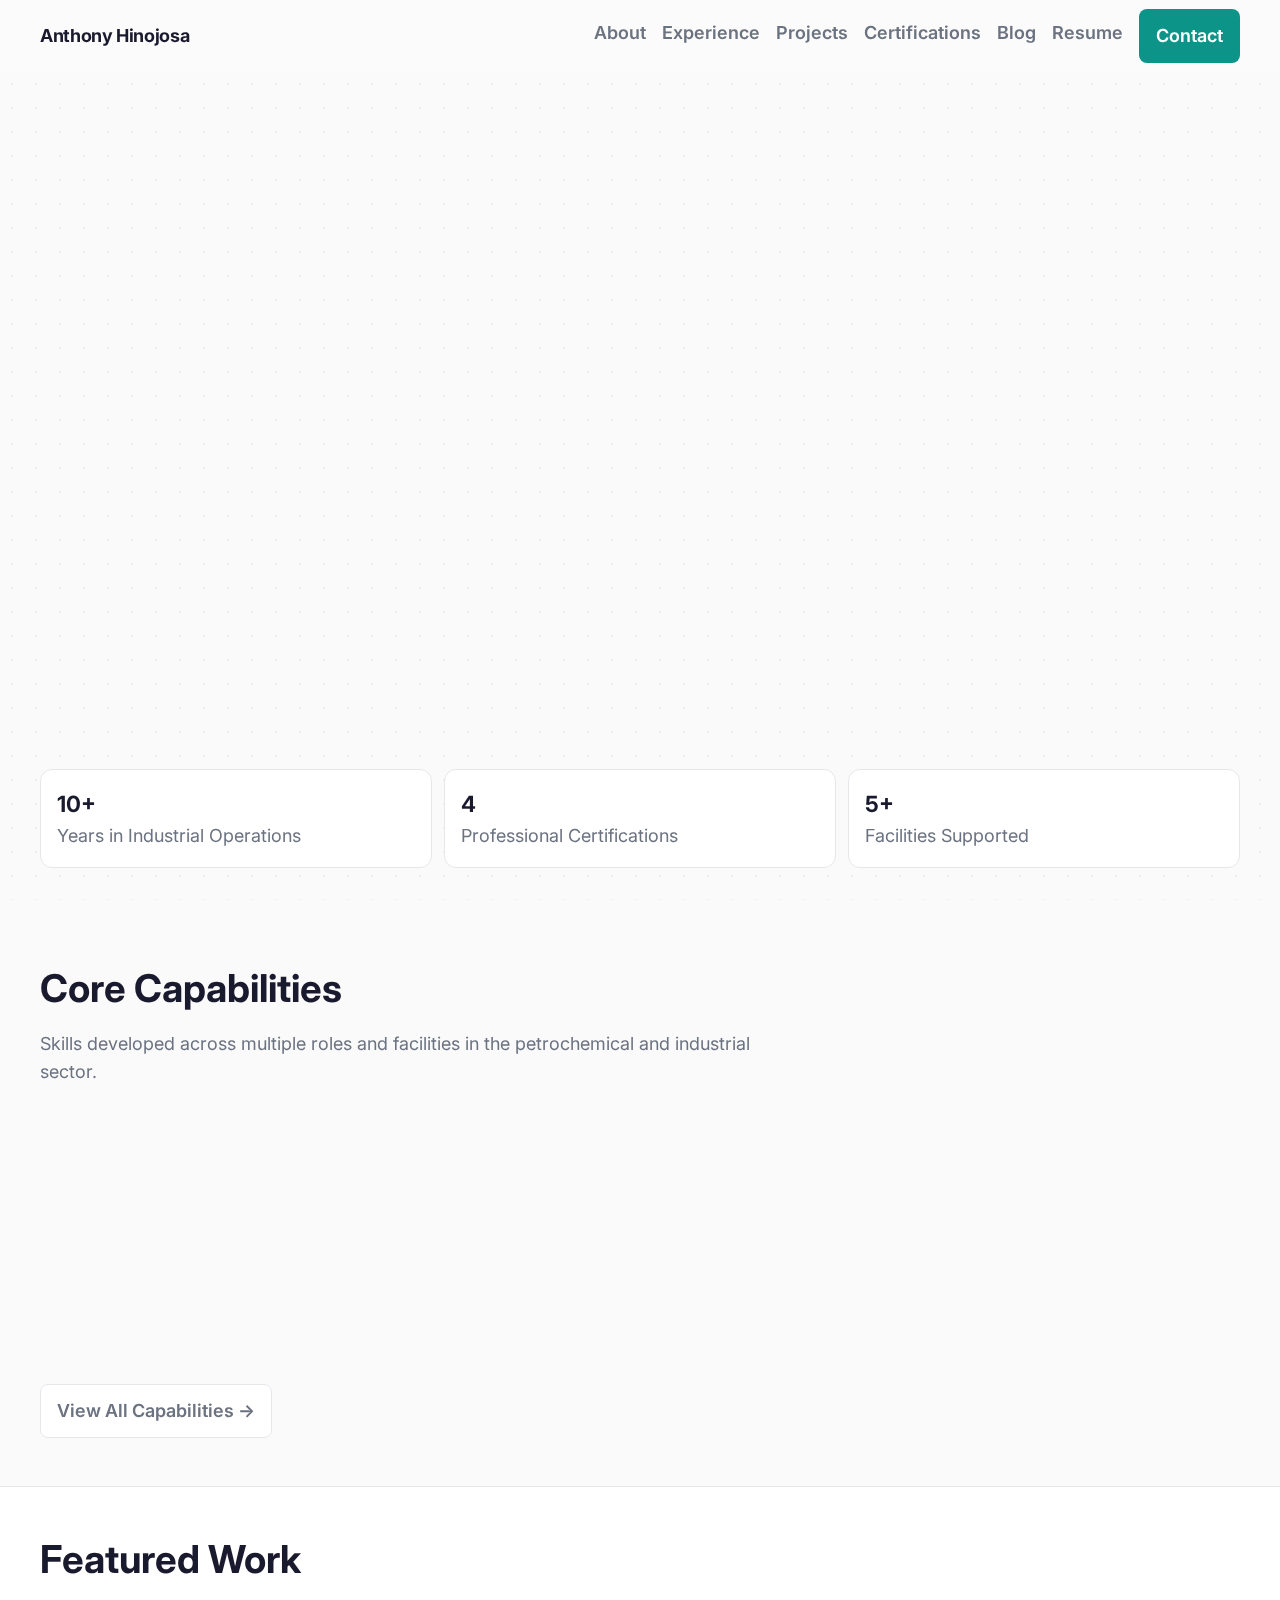
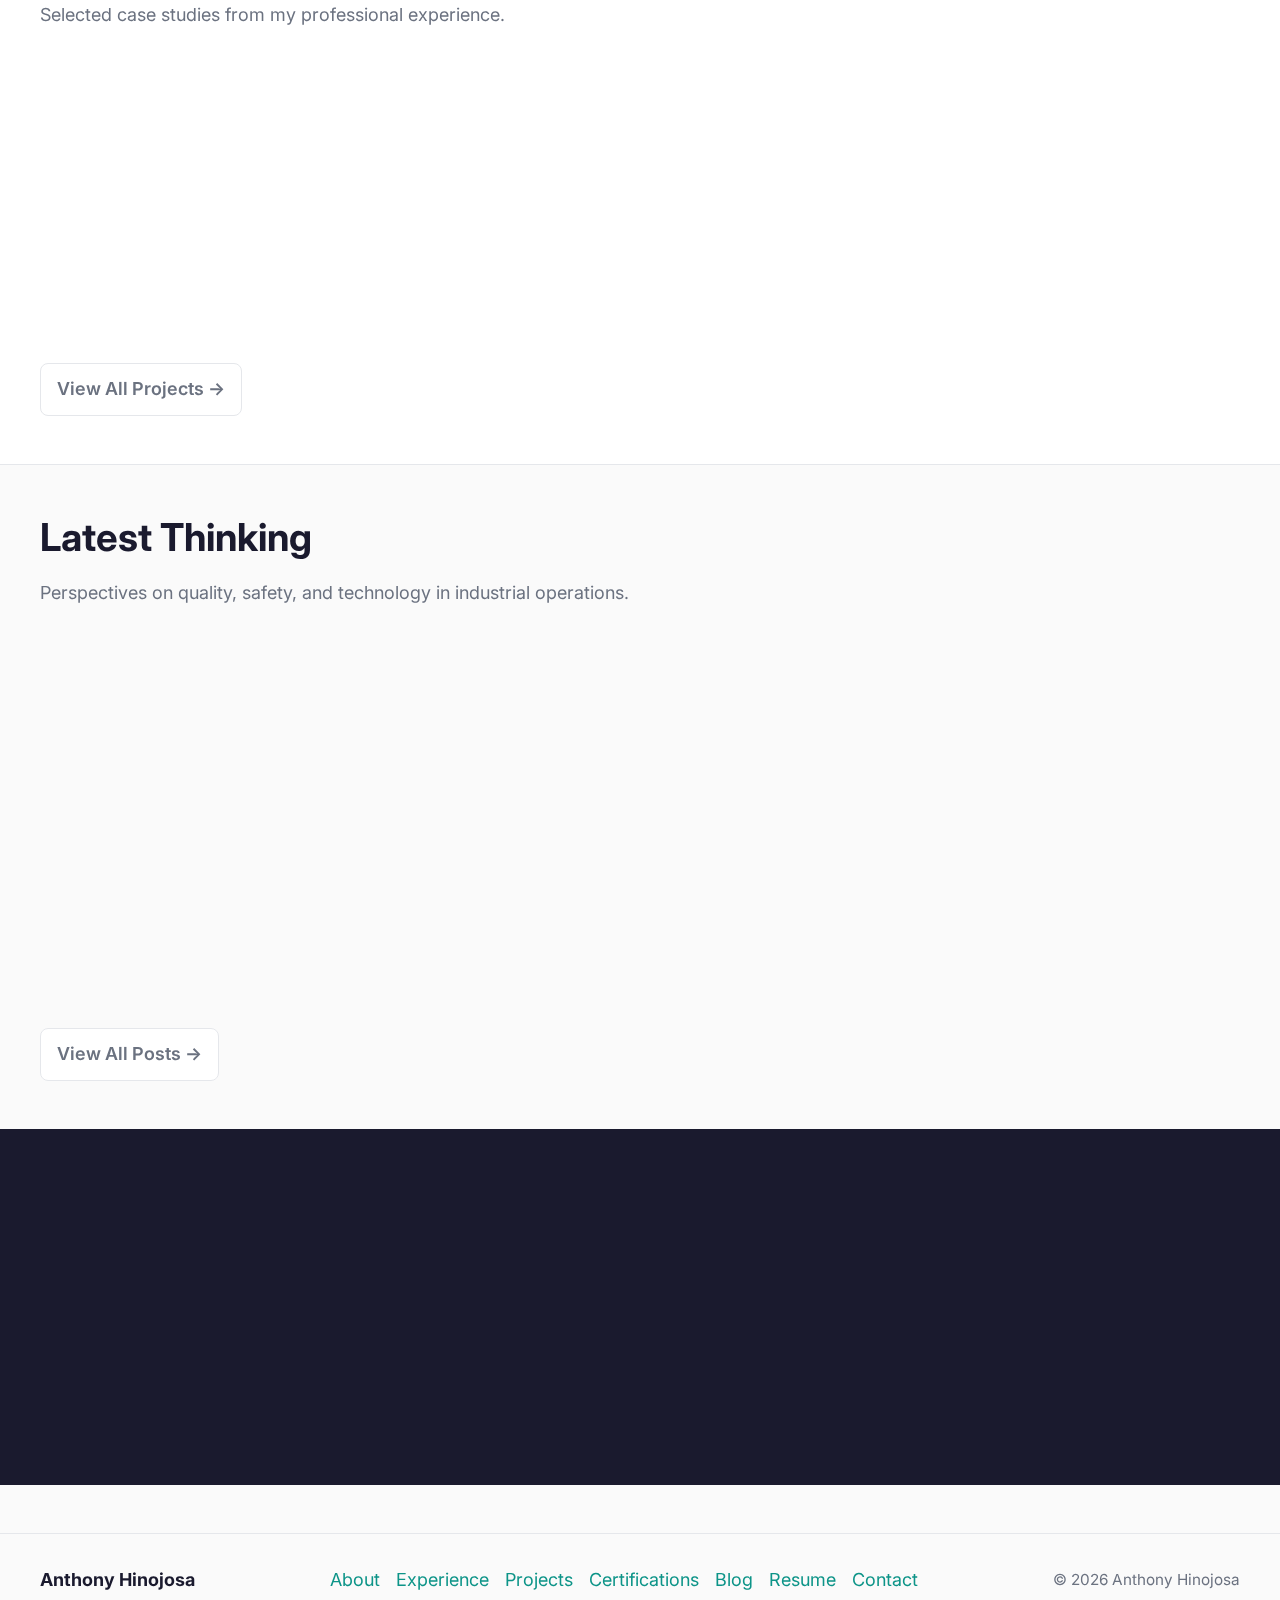
<file: index.html>
<!DOCTYPE html>
<html lang="en">
<head>
  <meta charset="UTF-8">
  <meta name="viewport" content="width=device-width, initial-scale=1.0">
  <meta name="description" content="Anthony Hinojosa: Quality, Safety & Emergency Response, and Drone Operations professional with cross-domain expertise in industrial laboratory testing, emergency response, and emerging technology.">
  <meta property="og:title" content="Anthony Hinojosa | Quality | Safety | Drone Operations">
  <meta property="og:description" content="Industrial lab technician, NREMT, and FAA-certified remote pilot bridging operations and technology.">
  <meta property="og:type" content="website">
  <title>Anthony Hinojosa | Quality | Safety & Emergency Response | Drone Operations</title>
  <link rel="preconnect" href="https://fonts.googleapis.com">
  <link rel="preconnect" href="https://fonts.gstatic.com" crossorigin>
  <link href="https://fonts.googleapis.com/css2?family=Inter:wght@400;600;700&display=swap" rel="stylesheet">
  <link rel="stylesheet" href="css/global.css">
  <link rel="stylesheet" href="css/components.css">
  <link rel="stylesheet" href="css/pages.css">
</head>
<body>

  <a href="#main" class="skip-link">Skip to main content</a>

  <!-- Header -->
  <header class="site-header">
    <div class="container nav-wrap">
      <a href="index.html" class="brand">Anthony Hinojosa</a>
      <nav class="nav-links" aria-label="Main navigation">
        <a href="about.html" class="nav-link">About</a>
        <a href="experience.html" class="nav-link">Experience</a>
        <a href="projects.html" class="nav-link">Projects</a>
        <a href="certifications.html" class="nav-link">Certifications</a>
        <a href="blog.html" class="nav-link">Blog</a>
        <a href="resume.html" class="nav-link">Resume</a>
        <a href="contact.html" class="btn btn-primary">Contact</a>
      </nav>
      <button class="menu-toggle" aria-label="Open menu" aria-expanded="false">
        <svg viewBox="0 0 24 24" fill="none" stroke="currentColor" stroke-width="2" stroke-linecap="round"><line x1="3" y1="6" x2="21" y2="6"/><line x1="3" y1="12" x2="21" y2="12"/><line x1="3" y1="18" x2="21" y2="18"/></svg>
      </button>
    </div>
  </header>

  <!-- Mobile Menu -->
  <div class="mobile-menu" id="mobile-menu" aria-hidden="true">
    <div class="mobile-menu-panel">
      <a href="about.html">About</a>
      <a href="experience.html">Experience</a>
      <a href="projects.html">Projects</a>
      <a href="certifications.html">Certifications</a>
      <a href="blog.html">Blog</a>
      <a href="resume.html">Resume</a>
      <a href="contact.html">Contact</a>
    </div>
  </div>

  <main id="main">

    <!-- Hero -->
    <section class="hero">
      <div class="container hero-grid">
        <div class="hero-copy">
          <p class="hero-kicker">Quality · Safety &amp; Emergency Response · Drone Operations</p>
          <h1>Anthony Hinojosa</h1>
          <p>Industrial laboratory technician and NREMT with deep experience in petrochemical quality, safety, and emergency response, building toward a future in industrial technology integration.</p>
          <div class="hero-actions">
            <a href="experience.html" class="btn btn-primary">View My Experience</a>
            <a href="contact.html" class="btn btn-secondary">Get in Touch</a>
          </div>
        </div>
        <div class="hero-image">
          <img src="images/headshot.jpg" alt="Anthony Hinojosa professional headshot" width="600" height="auto" loading="eager">
        </div>
      </div>
    </section>

    <!-- Stats -->
    <section class="section" aria-label="Key statistics">
      <div class="container">
        <div class="stats-grid reveal">
          <div class="stat">
            <strong>10+</strong>
            <span class="muted">Years in Industrial Operations</span>
          </div>
          <div class="stat">
            <strong>4</strong>
            <span class="muted">Professional Certifications</span>
          </div>
          <div class="stat">
            <strong>5+</strong>
            <span class="muted">Facilities Supported</span>
          </div>
        </div>
      </div>
    </section>

    <!-- Capability Preview -->
    <section class="section">
      <div class="container">
        <h2 class="section-title">Core Capabilities</h2>
        <p class="section-intro muted">Skills developed across multiple roles and facilities in the petrochemical and industrial sector.</p>
        <div class="grid grid-3">
          <div class="card reveal">
            <h3>Analytical Testing &amp; Lab Operations</h3>
            <p>HPLC, GC, FTIR, UV-Vis, colorimetry, X-ray, and melt index testing across polymers, glycols, olefins, and petroleum products.</p>
          </div>
          <div class="card reveal">
            <h3>Safety &amp; Emergency Response</h3>
            <p>Industrial firefighting, HazMat operations, air monitoring, NREMT medical response, and EHS drone operations for incident support.</p>
          </div>
          <div class="card reveal">
            <h3>Drone Operations</h3>
            <p>FAA Part 107 certified remote pilot supporting EHS drone operations, perimeter checks, and aerial assessments in industrial settings.</p>
          </div>
        </div>
        <div style="margin-top: var(--space-5);">
          <a href="experience.html" class="btn btn-ghost">View All Capabilities &rarr;</a>
        </div>
      </div>
    </section>

    <!-- Featured Projects Preview -->
    <section class="section" style="background: var(--bg-card); border-top: 1px solid var(--border); border-bottom: 1px solid var(--border);">
      <div class="container">
        <h2 class="section-title">Featured Work</h2>
        <p class="section-intro muted">Selected case studies from my professional experience.</p>
        <div class="grid grid-2">
          <div class="card reveal">
            <div class="tag-row"><span class="tag">Quality Assurance</span></div>
            <h3>Product Quality Grading at GCGV</h3>
            <p>Implemented go/no-go product release decisions for finished polymers and glycols, coordinating with operations and business teams to maintain specification compliance.</p>
            <a href="projects.html">Read Case Study &rarr;</a>
          </div>
          <div class="card reveal">
            <div class="tag-row"><span class="tag">Emergency Response</span></div>
            <h3>EHS Drone Operations Integration</h3>
            <p>Participated in deploying drone technology for emergency response perimeter checks and air monitoring, supporting safer incident management.</p>
            <a href="projects.html">Read Case Study &rarr;</a>
          </div>
        </div>
        <div style="margin-top: var(--space-5);">
          <a href="projects.html" class="btn btn-ghost">View All Projects &rarr;</a>
        </div>
      </div>
    </section>

    <!-- Blog Preview -->
    <section class="section">
      <div class="container">
        <h2 class="section-title">Latest Thinking</h2>
        <p class="section-intro muted">Perspectives on quality, safety, and technology in industrial operations.</p>
        <div class="grid grid-3">
          <article class="card reveal">
            <p class="muted" style="font-size:0.85em; margin-bottom: var(--space-2);">February 2026</p>
            <h3>How AI Could Transform Quality Assurance in Refineries</h3>
            <p>Exploring what machine learning could mean for analytical testing, product release, and lab operations from an operator's perspective.</p>
            <a href="blog-post.html">Read More &rarr;</a>
          </article>
          <article class="card reveal">
            <p class="muted" style="font-size:0.85em; margin-bottom: var(--space-2);">Coming Soon</p>
            <h3>Bridging the Lab and the Field</h3>
            <p>Why cross-functional coordination between laboratory teams and field operations matters for safety and quality.</p>
          </article>
          <article class="card reveal">
            <p class="muted" style="font-size:0.85em; margin-bottom: var(--space-2);">Coming Soon</p>
            <h3>Drones in Industrial Safety</h3>
            <p>How FAA Part 107 drone capability creates new possibilities for emergency response and facility inspection.</p>
          </article>
        </div>
        <div style="margin-top: var(--space-5);">
          <a href="blog.html" class="btn btn-ghost">View All Posts &rarr;</a>
        </div>
      </div>
    </section>

    <!-- CTA Banner -->
    <section class="section" style="background: var(--text-primary); padding: var(--space-8) 0;">
      <div class="container" style="text-align: center;">
        <h2 class="reveal" style="color: #fff;">Let's Connect</h2>
        <p class="reveal" style="color: #9CA3AF; max-width: 500px; margin: 0 auto var(--space-5);">Interested in discussing quality assurance, safety operations, or technology integration? I'd like to hear from you.</p>
        <div class="hero-actions reveal" style="justify-content: center;">
          <a href="contact.html" class="btn btn-primary">Get in Touch</a>
          <a href="resume.html" class="btn btn-ghost" style="border-color: #6B7280; color: #0D9488;">View Resume</a>
        </div>
      </div>
    </section>

  </main>

  <!-- Footer -->
  <footer class="footer">
    <div class="container footer-wrap">
      <span><strong>Anthony Hinojosa</strong></span>
      <nav class="footer-nav" aria-label="Footer navigation">
        <a href="about.html">About</a>
        <a href="experience.html">Experience</a>
        <a href="projects.html">Projects</a>
        <a href="certifications.html">Certifications</a>
        <a href="blog.html">Blog</a>
        <a href="resume.html">Resume</a>
        <a href="contact.html">Contact</a>
      </nav>
      <span class="muted" style="font-size: 0.85em;">&copy; 2026 Anthony Hinojosa</span>
    </div>
  </footer>

  <script src="js/main.js"></script>
</body>
</html>
</file>
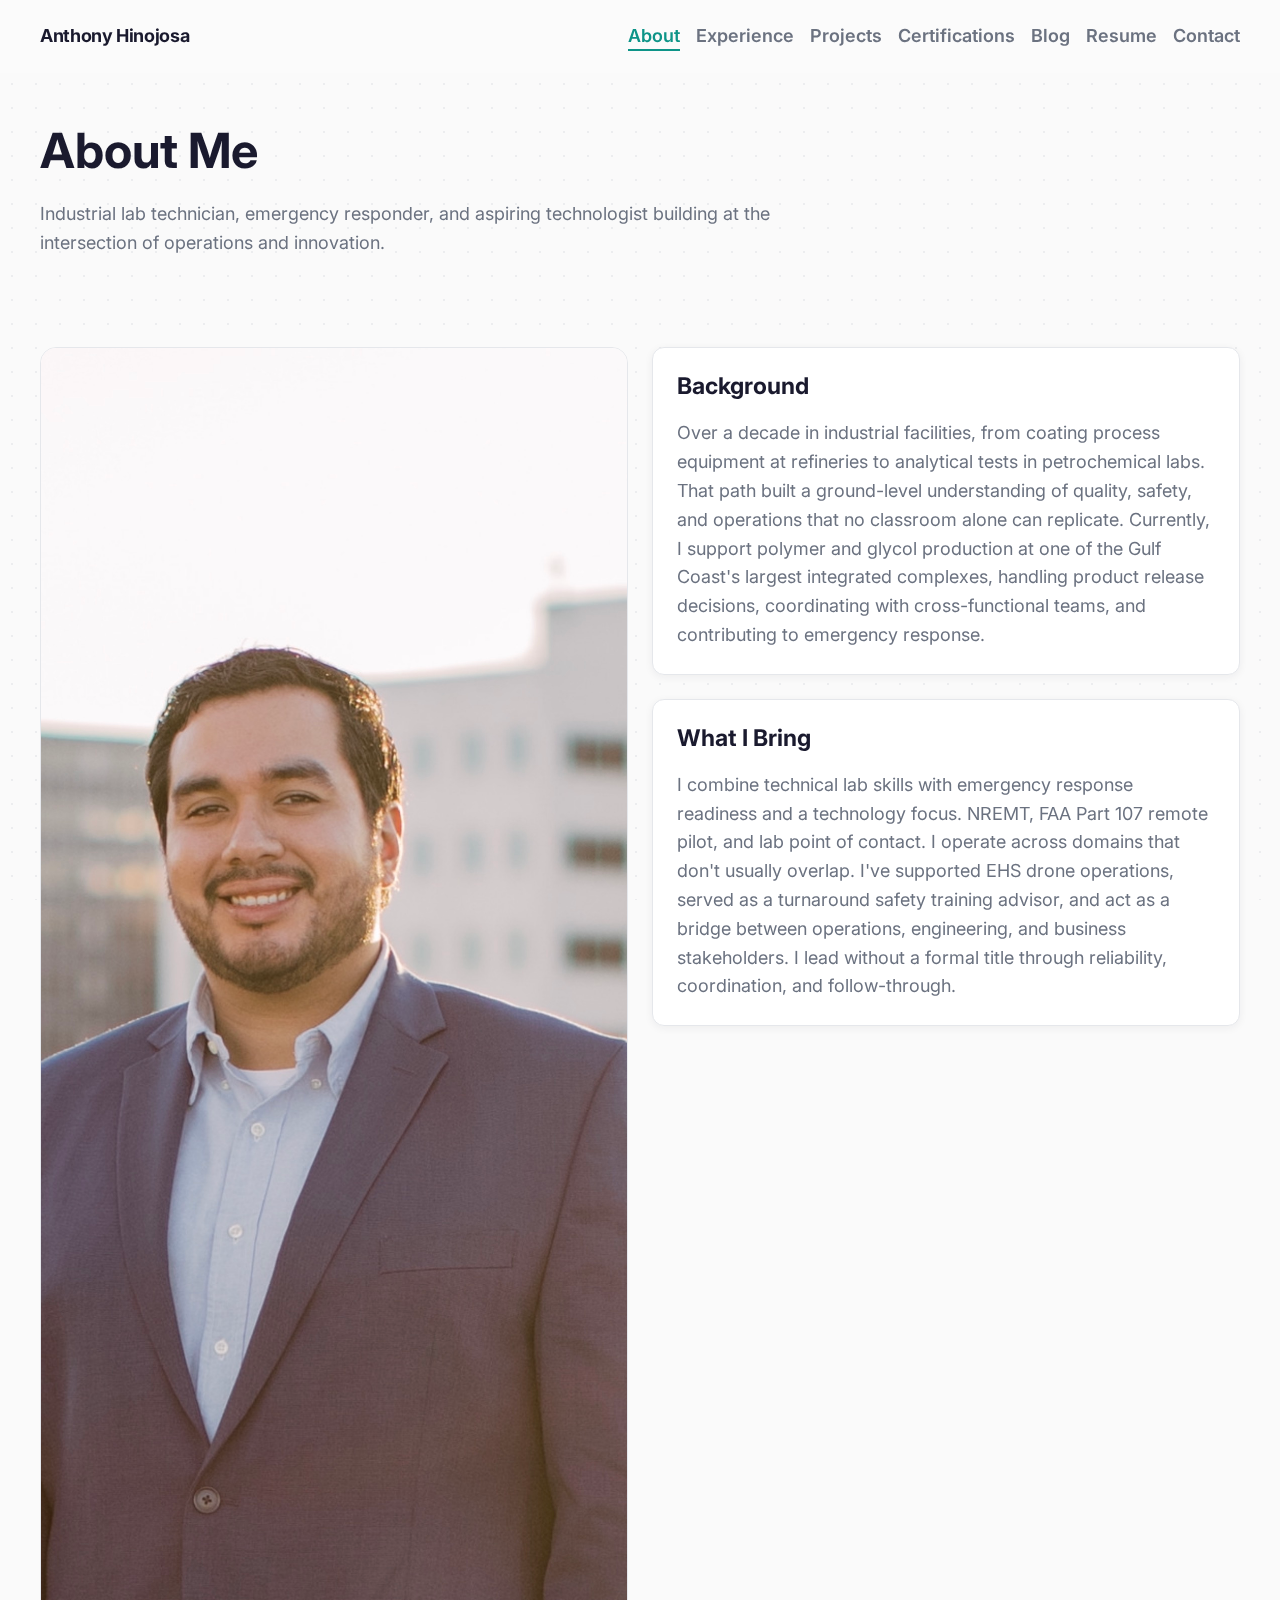
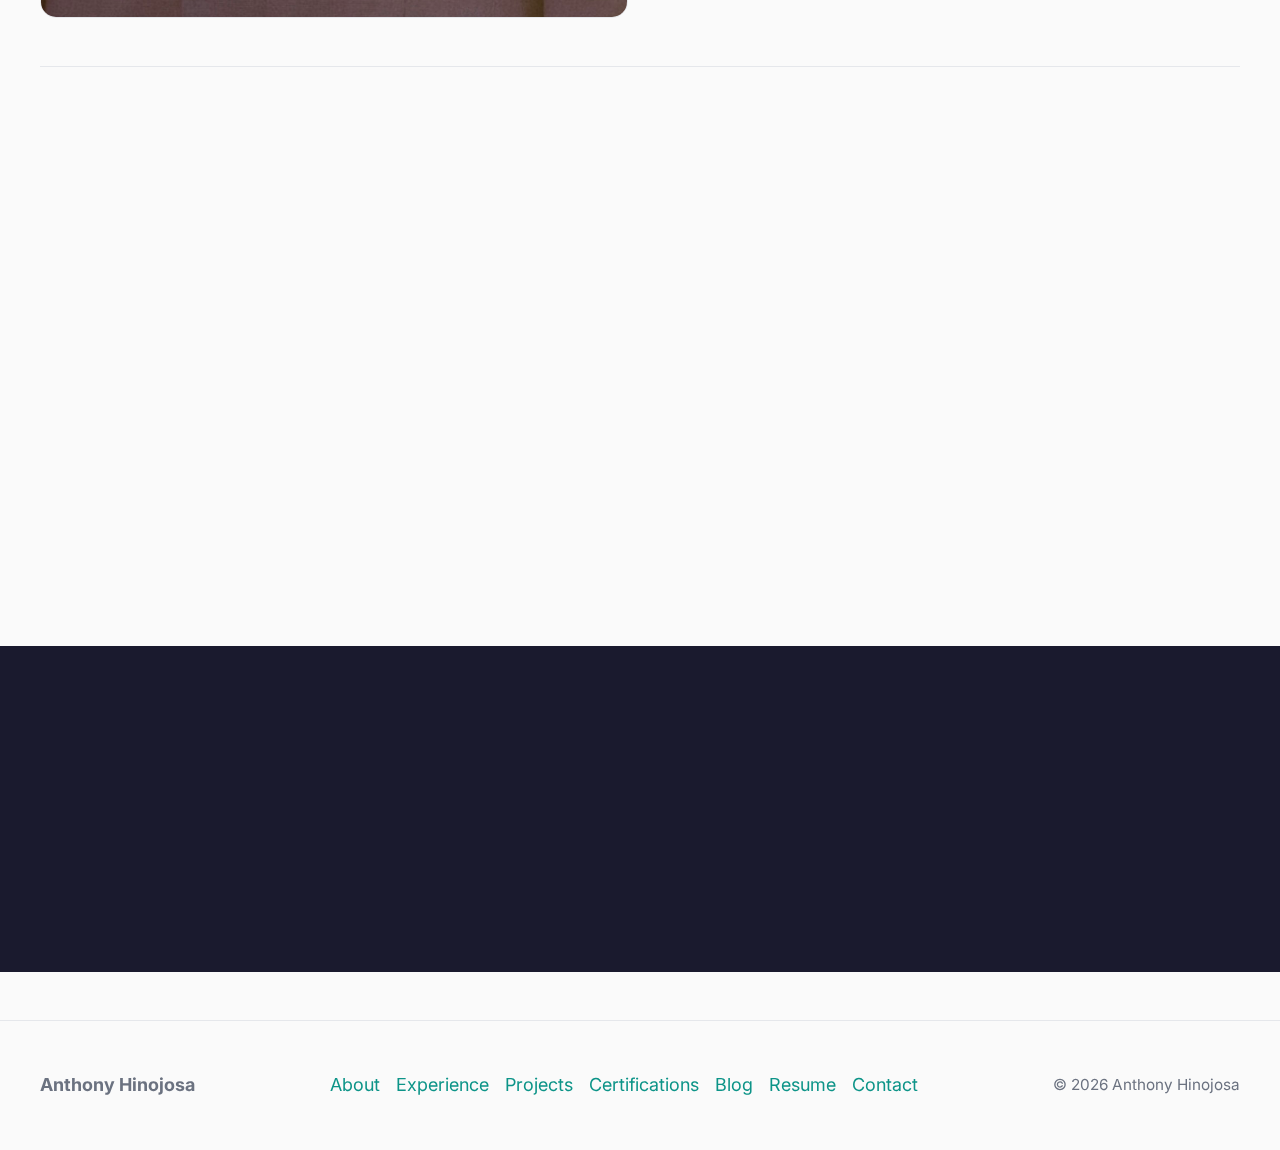
<file: about.html>
<!doctype html>
<html lang="en">
<head>
  <meta charset="utf-8">
  <meta name="viewport" content="width=device-width, initial-scale=1">
  <title>About | Anthony Hinojosa</title>
  <meta name="description" content="About Anthony Hinojosa: industrial lab technician, emergency responder, and aspiring technologist building at the intersection of operations and innovation.">
  <meta property="og:title" content="About | Anthony Hinojosa">
  <meta property="og:description" content="Background, leadership philosophy, and career direction for Anthony Hinojosa.">
  <meta property="og:type" content="profile">
  <meta property="og:url" content="https://example.com/about.html">
  <link rel="icon" href="images/favicon.ico">
  <link rel="preconnect" href="https://fonts.googleapis.com">
  <link rel="preconnect" href="https://fonts.gstatic.com" crossorigin>
  <link href="https://fonts.googleapis.com/css2?family=Inter:wght@400;600;700&display=swap" rel="stylesheet">
  <link rel="stylesheet" href="css/global.css">
  <link rel="stylesheet" href="css/components.css">
  <link rel="stylesheet" href="css/pages.css">
  <script src="js/main.js" defer></script>
</head>
<body>
  <a class="skip-link" href="#main-content">Skip to main content</a>

  <!-- Header -->
  <header class="site-header" data-site-header>
    <div class="container nav-wrap">
      <a class="brand" href="index.html">Anthony Hinojosa</a>
      <nav aria-label="Primary">
        <ul class="nav-links">
          <li><a class="nav-link" data-nav-link href="about.html" aria-current="page">About</a></li>
          <li><a class="nav-link" data-nav-link href="experience.html">Experience</a></li>
          <li><a class="nav-link" data-nav-link href="projects.html">Projects</a></li>
          <li><a class="nav-link" data-nav-link href="certifications.html">Certifications</a></li>
          <li><a class="nav-link" data-nav-link href="blog.html">Blog</a></li>
          <li><a class="nav-link" data-nav-link href="resume.html">Resume</a></li>
          <li><a class="nav-link" data-nav-link href="contact.html">Contact</a></li>
        </ul>
      </nav>
      <button class="menu-toggle" type="button" aria-expanded="false" aria-controls="mobile-menu" aria-label="Open menu" data-menu-toggle>
        <svg viewBox="0 0 24 24" fill="none" aria-hidden="true"><path d="M4 7h16M4 12h16M4 17h16" stroke="currentColor" stroke-width="2" stroke-linecap="round"/></svg>
      </button>
    </div>
    <div class="mobile-menu" id="mobile-menu" data-mobile-menu>
      <div class="mobile-menu-panel" data-mobile-panel>
        <button class="btn btn-ghost" type="button" data-menu-close>Close</button>
        <a data-nav-link href="about.html" aria-current="page">About</a>
        <a data-nav-link href="experience.html">Experience</a>
        <a data-nav-link href="projects.html">Projects</a>
        <a data-nav-link href="certifications.html">Certifications</a>
        <a data-nav-link href="blog.html">Blog</a>
        <a data-nav-link href="resume.html">Resume</a>
        <a data-nav-link href="contact.html">Contact</a>
      </div>
    </div>
  </header>

  <main id="main-content">

    <!-- Page Header -->
    <section class="page-header">
      <div class="container">
        <h1 class="reveal">About Me</h1>
        <p class="reveal muted">Industrial lab technician, emergency responder, and aspiring technologist building at the intersection of operations and innovation.</p>
      </div>
    </section>

    <!-- Split: Headshot + Narrative -->
    <section class="section">
      <div class="container split">

        <!-- Left: Headshot -->
        <div class="reveal">
          <img src="images/headshot.jpg" alt="Anthony Hinojosa professional headshot" style="border-radius: var(--radius-lg); border: 1px solid var(--border);" width="600" height="auto" loading="eager">
        </div>

        <!-- Right: Narrative -->
        <div>
          <div class="card reveal" style="margin-bottom: var(--space-5);">
            <h3>Background</h3>
            <p>Over a decade in industrial facilities, from coating process equipment at refineries to analytical tests in petrochemical labs. That path built a ground-level understanding of quality, safety, and operations that no classroom alone can replicate. Currently, I support polymer and glycol production at one of the Gulf Coast's largest integrated complexes, handling product release decisions, coordinating with cross-functional teams, and contributing to emergency response.</p>
          </div>

          <div class="card reveal" style="margin-bottom: var(--space-5);">
            <h3>What I Bring</h3>
            <p>I combine technical lab skills with emergency response readiness and a technology focus. NREMT, FAA Part 107 remote pilot, and lab point of contact. I operate across domains that don't usually overlap. I've supported EHS drone operations, served as a turnaround safety training advisor, and act as a bridge between operations, engineering, and business stakeholders. I lead without a formal title through reliability, coordination, and follow-through.</p>
          </div>

          <div class="card reveal">
            <h3>Where I'm Headed</h3>
            <p>I'm pursuing a BS in Computer Science through WGU, focusing on programming, AI/ML, and data systems. My goal is to apply those skills to industrial technology integration: predictive quality analytics, digital twins, intelligent automation. I believe the most effective solutions come from people who understand both the technology and the operational reality it needs to serve.</p>
          </div>
        </div>

      </div>
    </section>

    <!-- Visual Divider -->
    <div style="border-top: 1px solid var(--border); margin: 0 auto; max-width: var(--max-width);"></div>

    <!-- Leadership Philosophy -->
    <section class="section">
      <div class="container">
        <h2 class="section-title reveal">Leadership Philosophy</h2>
        <p class="section-intro muted reveal">I believe leadership is demonstrated through action, not titles.</p>

        <div class="grid grid-3">
          <div class="card reveal">
            <h3>Reliability on the Line</h3>
            <p>Being the person others rely on during night shift. When things go sideways at 2 a.m., the team needs someone who stays steady, communicates clearly, and follows through without being asked.</p>
          </div>
          <div class="card reveal">
            <h3>Voluntary Ownership</h3>
            <p>Volunteering for responsibilities beyond the job description. Coordinating sample priorities as lab POC, coaching peers on safety during turnarounds, and stepping up when supervision is needed, not because someone assigned it, but because the work matters.</p>
          </div>
          <div class="card reveal">
            <h3>Cross-Team Communication</h3>
            <p>Communicating clearly across teams with different priorities and vocabularies. Whether it's translating lab results for operations, aligning with engineering on quality holds, or briefing business stakeholders on product status, effective leadership means making sure the right information reaches the right people.</p>
          </div>
        </div>
      </div>
    </section>

    <!-- CTA Section -->
    <section class="section" style="background: var(--text-primary); padding: var(--space-8) 0;">
      <div class="container" style="text-align: center;">
        <h2 class="reveal" style="color: #fff;">See It in Action</h2>
        <p class="reveal" style="color: #9CA3AF; max-width: 520px; margin: 0 auto var(--space-5);">Explore my professional timeline or download a copy of my resume.</p>
        <div class="hero-actions reveal" style="justify-content: center;">
          <a href="experience.html" class="btn btn-primary">View My Experience</a>
          <a href="resume.html" class="btn btn-ghost" style="border-color: #6B7280; color: #0D9488;">View Resume</a>
        </div>
      </div>
    </section>

  </main>

  <!-- Footer -->
  <footer class="footer">
    <div class="container footer-wrap">
      <p><strong>Anthony Hinojosa</strong></p>
      <nav class="footer-nav" aria-label="Footer">
        <a href="about.html">About</a>
        <a href="experience.html">Experience</a>
        <a href="projects.html">Projects</a>
        <a href="certifications.html">Certifications</a>
        <a href="blog.html">Blog</a>
        <a href="resume.html">Resume</a>
        <a href="contact.html">Contact</a>
      </nav>
      <span class="muted" style="font-size: 0.85em;">&copy; 2026 Anthony Hinojosa</span>
    </div>
  </footer>
</body>
</html>
</file>
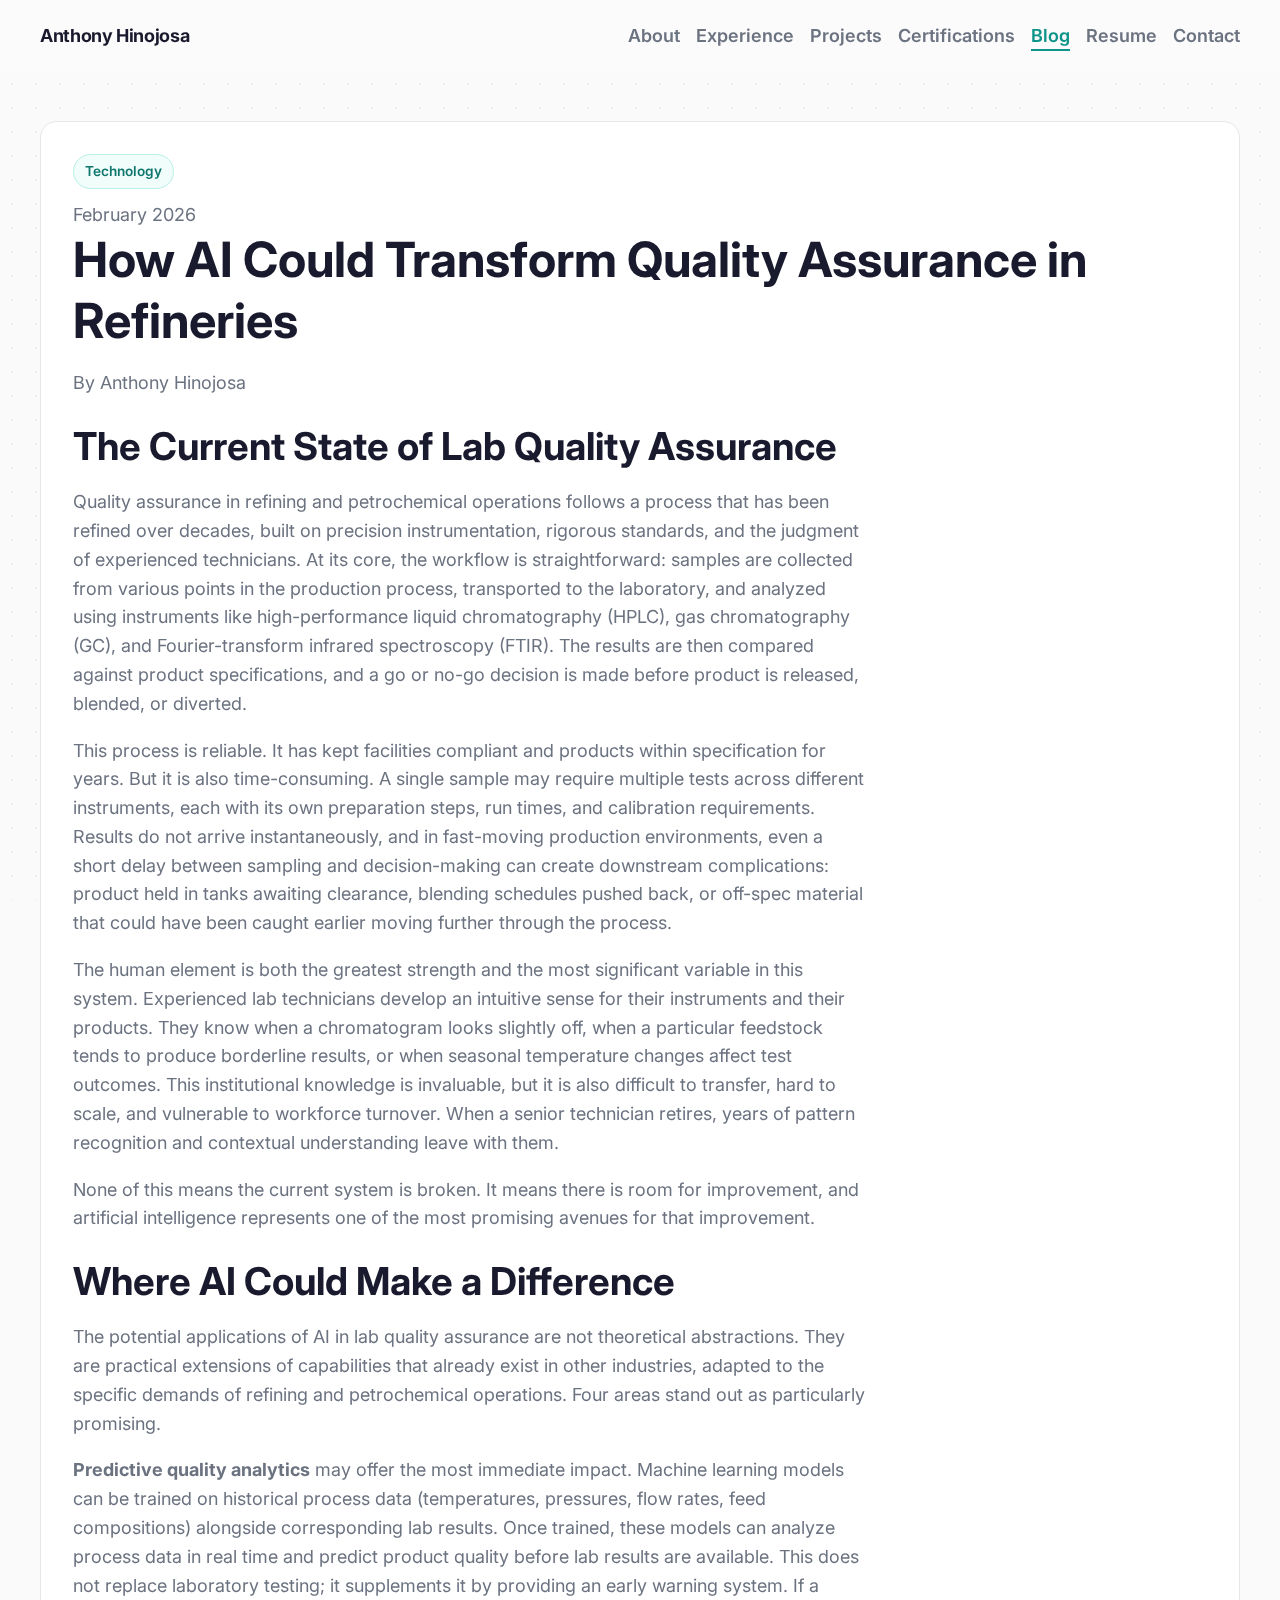
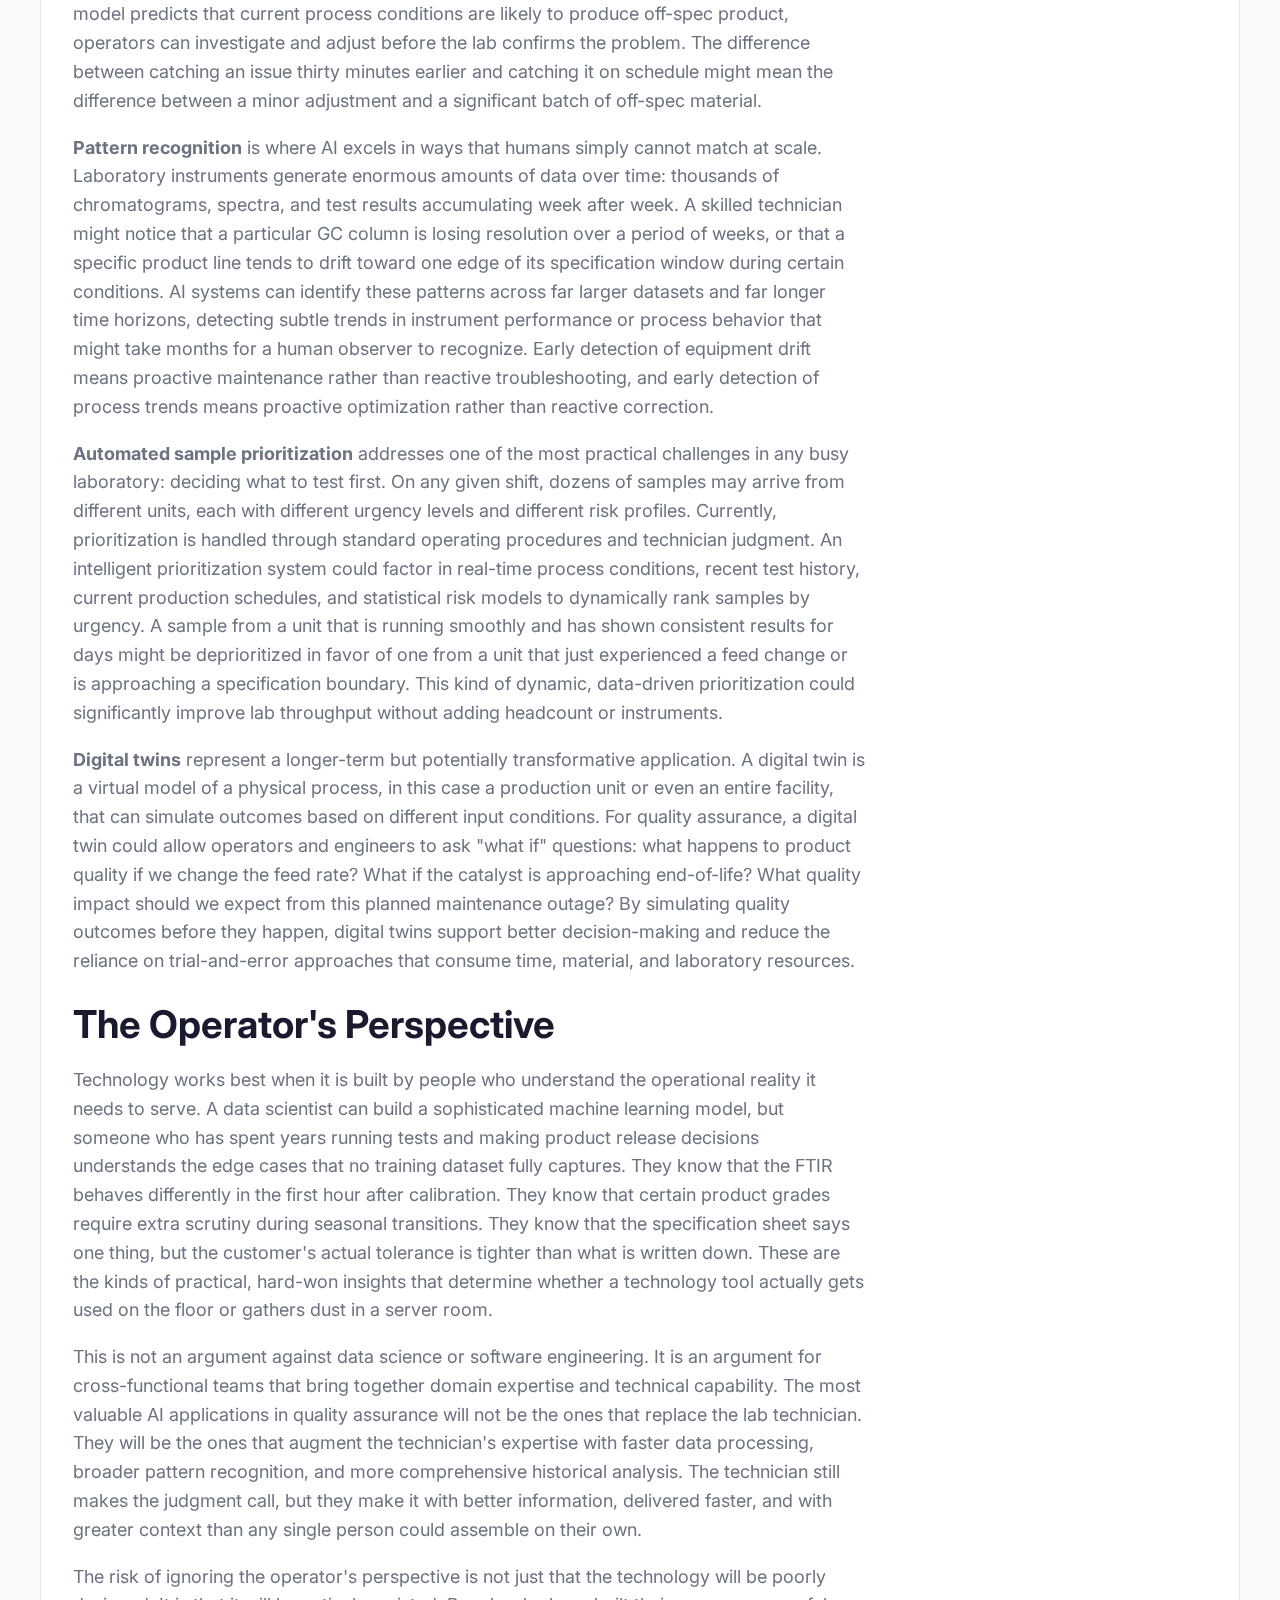
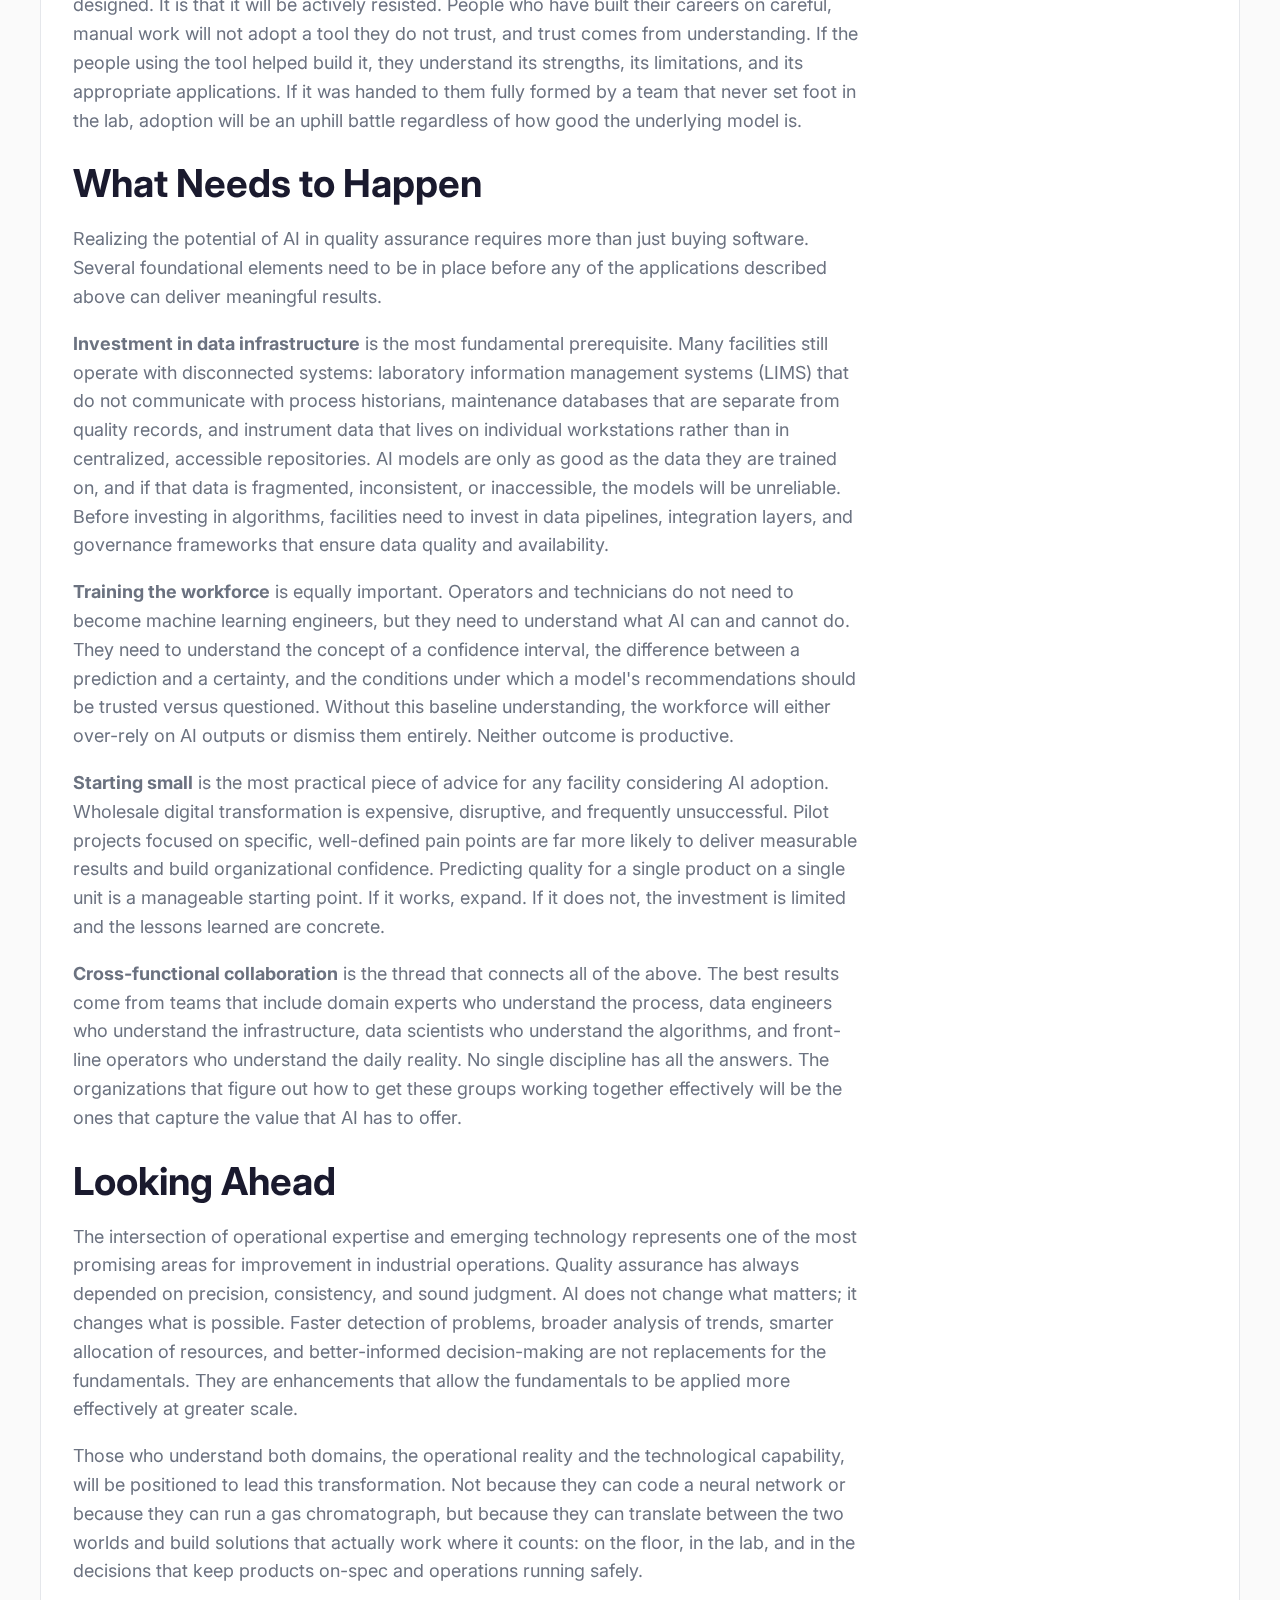
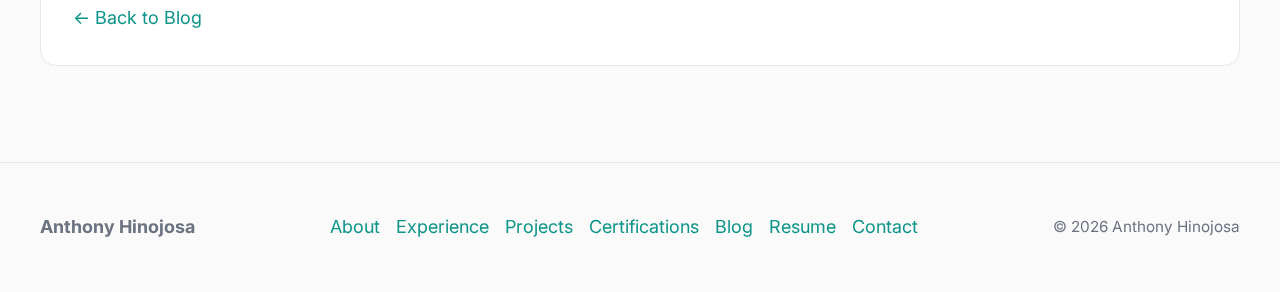
<file: blog-post.html>
<!doctype html>
<html lang="en">
<head>
  <meta charset="utf-8">
  <meta name="viewport" content="width=device-width, initial-scale=1">
  <title>How AI Could Transform Quality Assurance in Refineries | Anthony Hinojosa</title>
  <meta name="description" content="Exploring what machine learning could mean for analytical testing, product release, and lab operations, from an operator's perspective.">
  <link rel="preconnect" href="https://fonts.googleapis.com">
  <link rel="preconnect" href="https://fonts.gstatic.com" crossorigin>
  <link href="https://fonts.googleapis.com/css2?family=Inter:wght@400;600;700&display=swap" rel="stylesheet">
  <link rel="stylesheet" href="css/global.css">
  <link rel="stylesheet" href="css/components.css">
  <link rel="stylesheet" href="css/pages.css">
</head>
<body>

  <a class="skip-link" href="#main-content">Skip to main content</a>

  <!-- Header -->
  <header class="site-header" data-site-header>
    <div class="container nav-wrap">
      <a class="brand" href="index.html">Anthony Hinojosa</a>
      <nav aria-label="Primary">
        <ul class="nav-links">
          <li><a class="nav-link" data-nav-link href="about.html">About</a></li>
          <li><a class="nav-link" data-nav-link href="experience.html">Experience</a></li>
          <li><a class="nav-link" data-nav-link href="projects.html">Projects</a></li>
          <li><a class="nav-link" data-nav-link href="certifications.html">Certifications</a></li>
          <li><a class="nav-link" data-nav-link href="blog.html" aria-current="page">Blog</a></li>
          <li><a class="nav-link" data-nav-link href="resume.html">Resume</a></li>
          <li><a class="nav-link" data-nav-link href="contact.html">Contact</a></li>
        </ul>
      </nav>
      <button class="menu-toggle" type="button" aria-expanded="false" aria-controls="mobile-menu" aria-label="Open menu" data-menu-toggle>
        <svg viewBox="0 0 24 24" fill="none" aria-hidden="true"><path d="M4 7h16M4 12h16M4 17h16" stroke="currentColor" stroke-width="2" stroke-linecap="round"/></svg>
      </button>
    </div>

    <!-- Mobile Menu -->
    <div class="mobile-menu" id="mobile-menu" data-mobile-menu>
      <div class="mobile-menu-panel" data-mobile-panel>
        <button class="btn btn-ghost" type="button" data-menu-close>Close</button>
        <a data-nav-link href="about.html">About</a>
        <a data-nav-link href="experience.html">Experience</a>
        <a data-nav-link href="projects.html">Projects</a>
        <a data-nav-link href="certifications.html">Certifications</a>
        <a data-nav-link href="blog.html" class="is-active" aria-current="page">Blog</a>
        <a data-nav-link href="resume.html">Resume</a>
        <a data-nav-link href="contact.html">Contact</a>
      </div>
    </div>
  </header>

  <main id="main-content">

    <!-- Blog Post -->
    <section class="section">
      <div class="container">

        <article class="blog-post">

          <div class="tag-row"><span class="tag">Technology</span></div>
          <span class="muted">February 2026</span>
          <h1>How AI Could Transform Quality Assurance in Refineries</h1>
          <p class="muted">By Anthony Hinojosa</p>

          <h2>The Current State of Lab Quality Assurance</h2>

          <p>Quality assurance in refining and petrochemical operations follows a process that has been refined over decades, built on precision instrumentation, rigorous standards, and the judgment of experienced technicians. At its core, the workflow is straightforward: samples are collected from various points in the production process, transported to the laboratory, and analyzed using instruments like high-performance liquid chromatography (HPLC), gas chromatography (GC), and Fourier-transform infrared spectroscopy (FTIR). The results are then compared against product specifications, and a go or no-go decision is made before product is released, blended, or diverted.</p>

          <p>This process is reliable. It has kept facilities compliant and products within specification for years. But it is also time-consuming. A single sample may require multiple tests across different instruments, each with its own preparation steps, run times, and calibration requirements. Results do not arrive instantaneously, and in fast-moving production environments, even a short delay between sampling and decision-making can create downstream complications: product held in tanks awaiting clearance, blending schedules pushed back, or off-spec material that could have been caught earlier moving further through the process.</p>

          <p>The human element is both the greatest strength and the most significant variable in this system. Experienced lab technicians develop an intuitive sense for their instruments and their products. They know when a chromatogram looks slightly off, when a particular feedstock tends to produce borderline results, or when seasonal temperature changes affect test outcomes. This institutional knowledge is invaluable, but it is also difficult to transfer, hard to scale, and vulnerable to workforce turnover. When a senior technician retires, years of pattern recognition and contextual understanding leave with them.</p>

          <p>None of this means the current system is broken. It means there is room for improvement, and artificial intelligence represents one of the most promising avenues for that improvement.</p>

          <h2>Where AI Could Make a Difference</h2>

          <p>The potential applications of AI in lab quality assurance are not theoretical abstractions. They are practical extensions of capabilities that already exist in other industries, adapted to the specific demands of refining and petrochemical operations. Four areas stand out as particularly promising.</p>

          <p><strong>Predictive quality analytics</strong> may offer the most immediate impact. Machine learning models can be trained on historical process data (temperatures, pressures, flow rates, feed compositions) alongside corresponding lab results. Once trained, these models can analyze process data in real time and predict product quality before lab results are available. This does not replace laboratory testing; it supplements it by providing an early warning system. If a model predicts that current process conditions are likely to produce off-spec product, operators can investigate and adjust before the lab confirms the problem. The difference between catching an issue thirty minutes earlier and catching it on schedule might mean the difference between a minor adjustment and a significant batch of off-spec material.</p>

          <p><strong>Pattern recognition</strong> is where AI excels in ways that humans simply cannot match at scale. Laboratory instruments generate enormous amounts of data over time: thousands of chromatograms, spectra, and test results accumulating week after week. A skilled technician might notice that a particular GC column is losing resolution over a period of weeks, or that a specific product line tends to drift toward one edge of its specification window during certain conditions. AI systems can identify these patterns across far larger datasets and far longer time horizons, detecting subtle trends in instrument performance or process behavior that might take months for a human observer to recognize. Early detection of equipment drift means proactive maintenance rather than reactive troubleshooting, and early detection of process trends means proactive optimization rather than reactive correction.</p>

          <p><strong>Automated sample prioritization</strong> addresses one of the most practical challenges in any busy laboratory: deciding what to test first. On any given shift, dozens of samples may arrive from different units, each with different urgency levels and different risk profiles. Currently, prioritization is handled through standard operating procedures and technician judgment. An intelligent prioritization system could factor in real-time process conditions, recent test history, current production schedules, and statistical risk models to dynamically rank samples by urgency. A sample from a unit that is running smoothly and has shown consistent results for days might be deprioritized in favor of one from a unit that just experienced a feed change or is approaching a specification boundary. This kind of dynamic, data-driven prioritization could significantly improve lab throughput without adding headcount or instruments.</p>

          <p><strong>Digital twins</strong> represent a longer-term but potentially transformative application. A digital twin is a virtual model of a physical process, in this case a production unit or even an entire facility, that can simulate outcomes based on different input conditions. For quality assurance, a digital twin could allow operators and engineers to ask "what if" questions: what happens to product quality if we change the feed rate? What if the catalyst is approaching end-of-life? What quality impact should we expect from this planned maintenance outage? By simulating quality outcomes before they happen, digital twins support better decision-making and reduce the reliance on trial-and-error approaches that consume time, material, and laboratory resources.</p>

          <h2>The Operator's Perspective</h2>

          <p>Technology works best when it is built by people who understand the operational reality it needs to serve. A data scientist can build a sophisticated machine learning model, but someone who has spent years running tests and making product release decisions understands the edge cases that no training dataset fully captures. They know that the FTIR behaves differently in the first hour after calibration. They know that certain product grades require extra scrutiny during seasonal transitions. They know that the specification sheet says one thing, but the customer's actual tolerance is tighter than what is written down. These are the kinds of practical, hard-won insights that determine whether a technology tool actually gets used on the floor or gathers dust in a server room.</p>

          <p>This is not an argument against data science or software engineering. It is an argument for cross-functional teams that bring together domain expertise and technical capability. The most valuable AI applications in quality assurance will not be the ones that replace the lab technician. They will be the ones that augment the technician's expertise with faster data processing, broader pattern recognition, and more comprehensive historical analysis. The technician still makes the judgment call, but they make it with better information, delivered faster, and with greater context than any single person could assemble on their own.</p>

          <p>The risk of ignoring the operator's perspective is not just that the technology will be poorly designed. It is that it will be actively resisted. People who have built their careers on careful, manual work will not adopt a tool they do not trust, and trust comes from understanding. If the people using the tool helped build it, they understand its strengths, its limitations, and its appropriate applications. If it was handed to them fully formed by a team that never set foot in the lab, adoption will be an uphill battle regardless of how good the underlying model is.</p>

          <h2>What Needs to Happen</h2>

          <p>Realizing the potential of AI in quality assurance requires more than just buying software. Several foundational elements need to be in place before any of the applications described above can deliver meaningful results.</p>

          <p><strong>Investment in data infrastructure</strong> is the most fundamental prerequisite. Many facilities still operate with disconnected systems: laboratory information management systems (LIMS) that do not communicate with process historians, maintenance databases that are separate from quality records, and instrument data that lives on individual workstations rather than in centralized, accessible repositories. AI models are only as good as the data they are trained on, and if that data is fragmented, inconsistent, or inaccessible, the models will be unreliable. Before investing in algorithms, facilities need to invest in data pipelines, integration layers, and governance frameworks that ensure data quality and availability.</p>

          <p><strong>Training the workforce</strong> is equally important. Operators and technicians do not need to become machine learning engineers, but they need to understand what AI can and cannot do. They need to understand the concept of a confidence interval, the difference between a prediction and a certainty, and the conditions under which a model's recommendations should be trusted versus questioned. Without this baseline understanding, the workforce will either over-rely on AI outputs or dismiss them entirely. Neither outcome is productive.</p>

          <p><strong>Starting small</strong> is the most practical piece of advice for any facility considering AI adoption. Wholesale digital transformation is expensive, disruptive, and frequently unsuccessful. Pilot projects focused on specific, well-defined pain points are far more likely to deliver measurable results and build organizational confidence. Predicting quality for a single product on a single unit is a manageable starting point. If it works, expand. If it does not, the investment is limited and the lessons learned are concrete.</p>

          <p><strong>Cross-functional collaboration</strong> is the thread that connects all of the above. The best results come from teams that include domain experts who understand the process, data engineers who understand the infrastructure, data scientists who understand the algorithms, and front-line operators who understand the daily reality. No single discipline has all the answers. The organizations that figure out how to get these groups working together effectively will be the ones that capture the value that AI has to offer.</p>

          <h2>Looking Ahead</h2>

          <p>The intersection of operational expertise and emerging technology represents one of the most promising areas for improvement in industrial operations. Quality assurance has always depended on precision, consistency, and sound judgment. AI does not change what matters; it changes what is possible. Faster detection of problems, broader analysis of trends, smarter allocation of resources, and better-informed decision-making are not replacements for the fundamentals. They are enhancements that allow the fundamentals to be applied more effectively at greater scale.</p>

          <p>Those who understand both domains, the operational reality and the technological capability, will be positioned to lead this transformation. Not because they can code a neural network or because they can run a gas chromatograph, but because they can translate between the two worlds and build solutions that actually work where it counts: on the floor, in the lab, and in the decisions that keep products on-spec and operations running safely.</p>

          <a href="blog.html">&larr; Back to Blog</a>

        </article>

      </div>
    </section>

  </main>

  <!-- Footer -->
  <footer class="footer">
    <div class="container footer-wrap">
      <p><strong>Anthony Hinojosa</strong></p>
      <nav class="footer-nav" aria-label="Footer">
        <a href="about.html">About</a>
        <a href="experience.html">Experience</a>
        <a href="projects.html">Projects</a>
        <a href="certifications.html">Certifications</a>
        <a href="blog.html">Blog</a>
        <a href="resume.html">Resume</a>
        <a href="contact.html">Contact</a>
      </nav>
      <span class="muted" style="font-size: 0.85em;">&copy; 2026 Anthony Hinojosa</span>
    </div>
  </footer>

  <script src="js/main.js"></script>
</body>
</html>
</file>
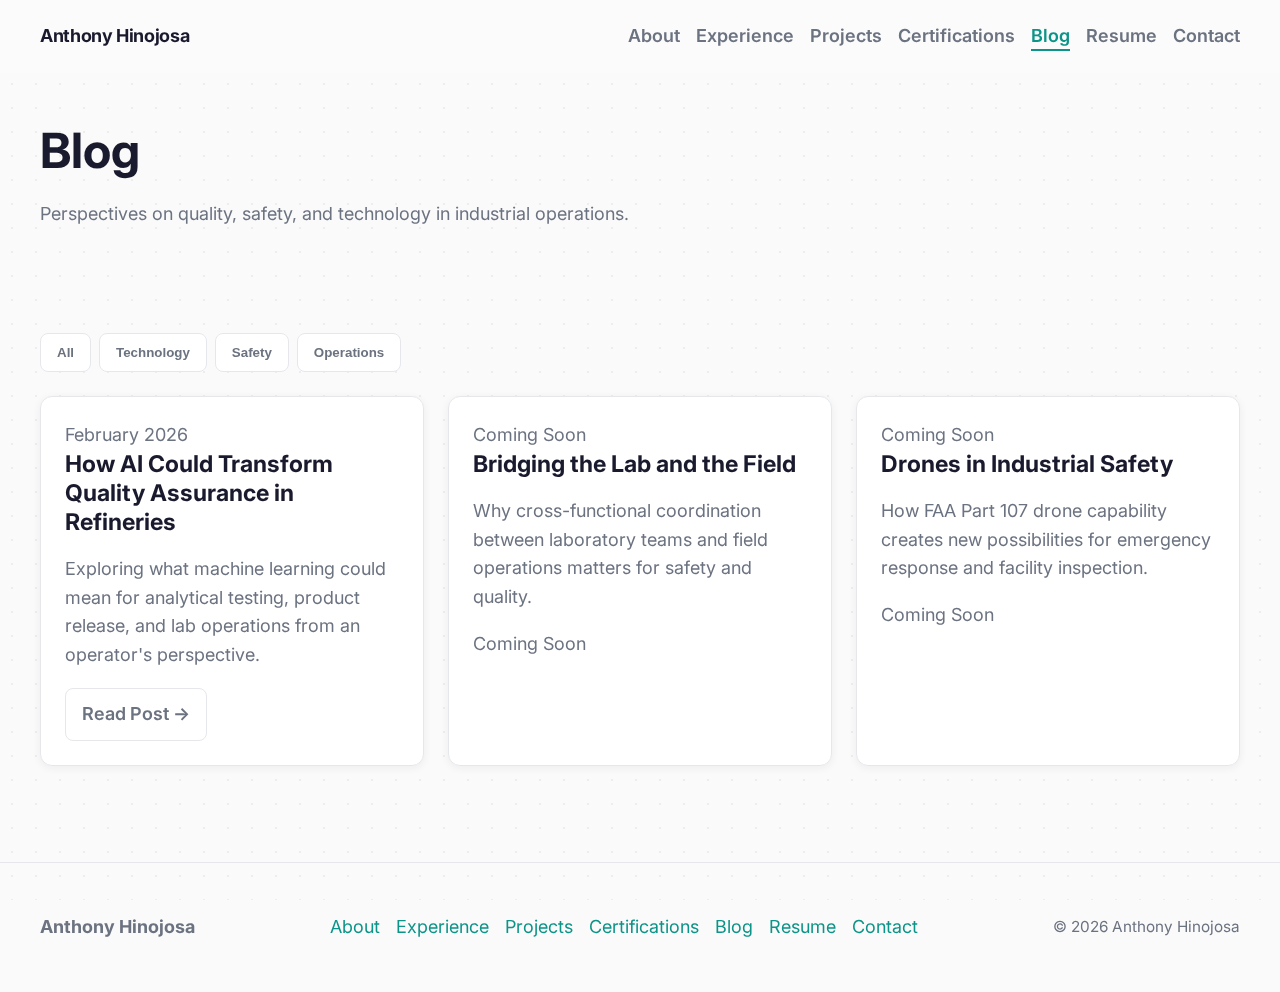
<file: blog.html>
<!doctype html>
<html lang="en">
<head>
  <meta charset="utf-8">
  <meta name="viewport" content="width=device-width, initial-scale=1">
  <title>Blog | Anthony Hinojosa</title>
  <meta name="description" content="Perspectives on quality, safety, and technology in industrial operations by Anthony Hinojosa.">
  <link rel="preconnect" href="https://fonts.googleapis.com">
  <link rel="preconnect" href="https://fonts.gstatic.com" crossorigin>
  <link href="https://fonts.googleapis.com/css2?family=Inter:wght@400;600;700&display=swap" rel="stylesheet">
  <link rel="stylesheet" href="css/global.css">
  <link rel="stylesheet" href="css/components.css">
  <link rel="stylesheet" href="css/pages.css">
</head>
<body>

  <a class="skip-link" href="#main-content">Skip to main content</a>

  <!-- Header -->
  <header class="site-header" data-site-header>
    <div class="container nav-wrap">
      <a class="brand" href="index.html">Anthony Hinojosa</a>
      <nav aria-label="Primary">
        <ul class="nav-links">
          <li><a class="nav-link" data-nav-link href="about.html">About</a></li>
          <li><a class="nav-link" data-nav-link href="experience.html">Experience</a></li>
          <li><a class="nav-link" data-nav-link href="projects.html">Projects</a></li>
          <li><a class="nav-link" data-nav-link href="certifications.html">Certifications</a></li>
          <li><a class="nav-link" data-nav-link href="blog.html" aria-current="page">Blog</a></li>
          <li><a class="nav-link" data-nav-link href="resume.html">Resume</a></li>
          <li><a class="nav-link" data-nav-link href="contact.html">Contact</a></li>
        </ul>
      </nav>
      <button class="menu-toggle" type="button" aria-expanded="false" aria-controls="mobile-menu" aria-label="Open menu" data-menu-toggle>
        <svg viewBox="0 0 24 24" fill="none" aria-hidden="true"><path d="M4 7h16M4 12h16M4 17h16" stroke="currentColor" stroke-width="2" stroke-linecap="round"/></svg>
      </button>
    </div>

    <!-- Mobile Menu -->
    <div class="mobile-menu" id="mobile-menu" data-mobile-menu>
      <div class="mobile-menu-panel" data-mobile-panel>
        <button class="btn btn-ghost" type="button" data-menu-close>Close</button>
        <a data-nav-link href="about.html">About</a>
        <a data-nav-link href="experience.html">Experience</a>
        <a data-nav-link href="projects.html">Projects</a>
        <a data-nav-link href="certifications.html">Certifications</a>
        <a data-nav-link href="blog.html" class="is-active" aria-current="page">Blog</a>
        <a data-nav-link href="resume.html">Resume</a>
        <a data-nav-link href="contact.html">Contact</a>
      </div>
    </div>
  </header>

  <main id="main-content">

    <!-- Page Header -->
    <section class="page-header">
      <div class="container">
        <h1 class="reveal">Blog</h1>
        <p class="section-intro reveal">Perspectives on quality, safety, and technology in industrial operations.</p>
      </div>
    </section>

    <!-- Blog Posts -->
    <section class="section">
      <div class="container">

        <!-- Filter Controls -->
        <div class="filter-controls reveal" role="toolbar" aria-label="Filter blog posts" data-filter-group="blog">
          <button class="btn btn-ghost is-active" type="button" data-filter="all" aria-pressed="true">All</button>
          <button class="btn btn-ghost" type="button" data-filter="technology" aria-pressed="false">Technology</button>
          <button class="btn btn-ghost" type="button" data-filter="safety" aria-pressed="false">Safety</button>
          <button class="btn btn-ghost" type="button" data-filter="operations" aria-pressed="false">Operations</button>
        </div>

        <div class="grid grid-3">

          <!-- Post 1: AI & Quality Assurance -->
          <div class="filter-item card reveal" data-filter-item="blog" data-category="technology">
            <span class="muted">February 2026</span>
            <h3>How AI Could Transform Quality Assurance in Refineries</h3>
            <p>Exploring what machine learning could mean for analytical testing, product release, and lab operations from an operator's perspective.</p>
            <a href="blog-post.html" class="btn btn-ghost">Read Post &rarr;</a>
          </div>

          <!-- Post 2: Lab & Field -->
          <div class="filter-item card reveal" data-filter-item="blog" data-category="operations">
            <span class="muted">Coming Soon</span>
            <h3>Bridging the Lab and the Field</h3>
            <p>Why cross-functional coordination between laboratory teams and field operations matters for safety and quality.</p>
            <span class="muted">Coming Soon</span>
          </div>

          <!-- Post 3: Drones -->
          <div class="filter-item card reveal" data-filter-item="blog" data-category="safety">
            <span class="muted">Coming Soon</span>
            <h3>Drones in Industrial Safety</h3>
            <p>How FAA Part 107 drone capability creates new possibilities for emergency response and facility inspection.</p>
            <span class="muted">Coming Soon</span>
          </div>

        </div>

      </div>
    </section>

  </main>

  <!-- Footer -->
  <footer class="footer">
    <div class="container footer-wrap">
      <p><strong>Anthony Hinojosa</strong></p>
      <nav class="footer-nav" aria-label="Footer">
        <a href="about.html">About</a>
        <a href="experience.html">Experience</a>
        <a href="projects.html">Projects</a>
        <a href="certifications.html">Certifications</a>
        <a href="blog.html">Blog</a>
        <a href="resume.html">Resume</a>
        <a href="contact.html">Contact</a>
      </nav>
      <span class="muted" style="font-size: 0.85em;">&copy; 2026 Anthony Hinojosa</span>
    </div>
  </footer>

  <script src="js/main.js"></script>
</body>
</html>
</file>
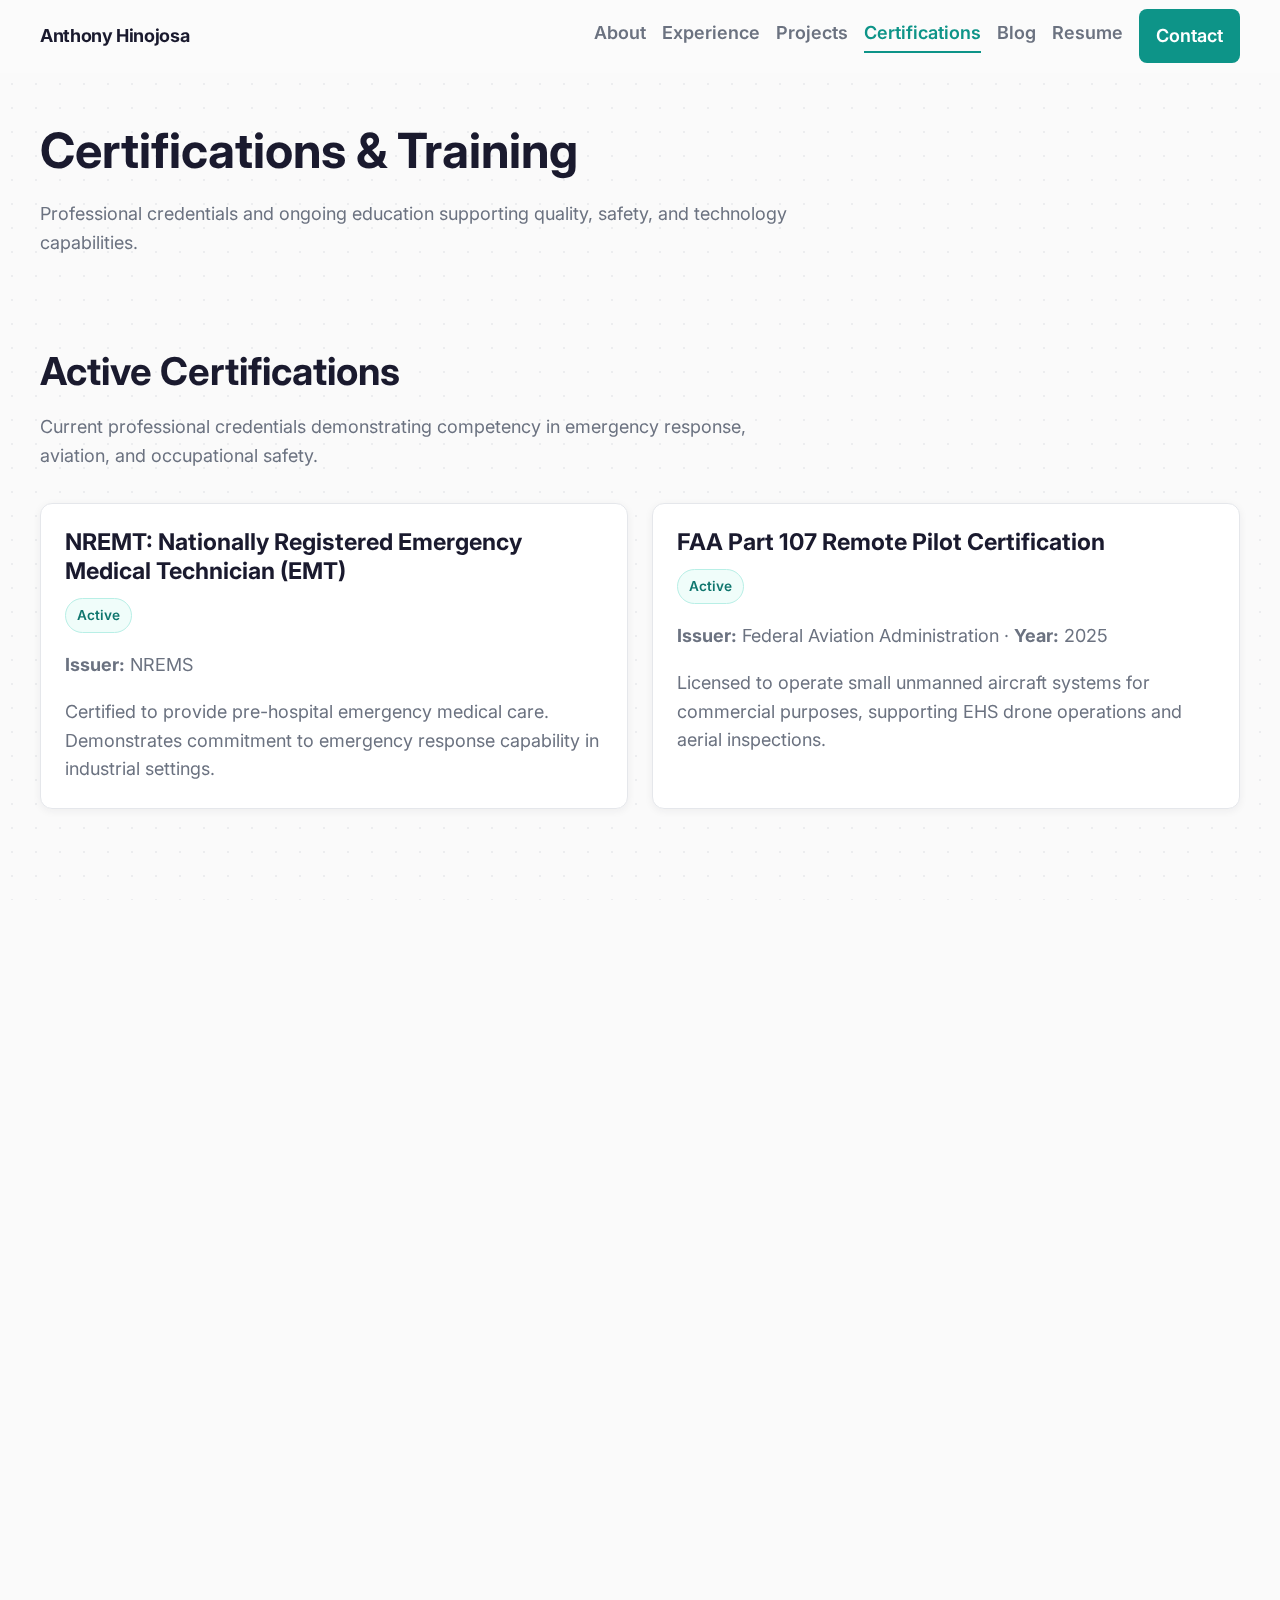
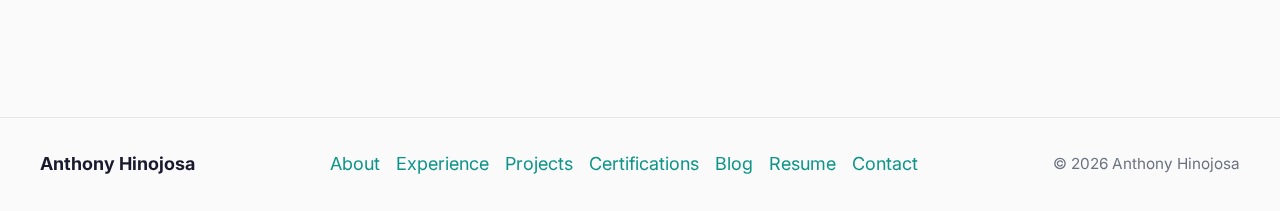
<file: certifications.html>
<!doctype html>
<html lang="en">
<head>
  <meta charset="utf-8">
  <meta name="viewport" content="width=device-width, initial-scale=1">
  <title>Certifications | Anthony Hinojosa</title>
  <meta name="description" content="Professional certifications and ongoing training for Anthony Hinojosa: NREMT, FAA Part 107, OSHA 30, HAZWOPER, and more.">
  <link rel="preconnect" href="https://fonts.googleapis.com">
  <link rel="preconnect" href="https://fonts.gstatic.com" crossorigin>
  <link href="https://fonts.googleapis.com/css2?family=Inter:wght@400;600;700&display=swap" rel="stylesheet">
  <link rel="stylesheet" href="css/global.css">
  <link rel="stylesheet" href="css/components.css">
  <link rel="stylesheet" href="css/pages.css">
  <script src="js/main.js" defer></script>
</head>
<body>
  <a href="#main" class="skip-link">Skip to main content</a>

  <!-- Header -->
  <header class="site-header">
    <div class="container nav-wrap">
      <a href="index.html" class="brand">Anthony Hinojosa</a>
      <nav class="nav-links" aria-label="Main navigation">
        <a href="about.html" class="nav-link">About</a>
        <a href="experience.html" class="nav-link">Experience</a>
        <a href="projects.html" class="nav-link">Projects</a>
        <a href="certifications.html" class="nav-link" aria-current="page">Certifications</a>
        <a href="blog.html" class="nav-link">Blog</a>
        <a href="resume.html" class="nav-link">Resume</a>
        <a href="contact.html" class="btn btn-primary">Contact</a>
      </nav>
      <button class="menu-toggle" aria-label="Open menu" aria-expanded="false">
        <svg viewBox="0 0 24 24" fill="none" stroke="currentColor" stroke-width="2" stroke-linecap="round"><line x1="3" y1="6" x2="21" y2="6"/><line x1="3" y1="12" x2="21" y2="12"/><line x1="3" y1="18" x2="21" y2="18"/></svg>
      </button>
    </div>
  </header>
  <div class="mobile-menu" id="mobile-menu" aria-hidden="true">
    <div class="mobile-menu-panel">
      <a href="about.html">About</a>
      <a href="experience.html">Experience</a>
      <a href="projects.html">Projects</a>
      <a href="certifications.html" class="is-active">Certifications</a>
      <a href="blog.html">Blog</a>
      <a href="resume.html">Resume</a>
      <a href="contact.html">Contact</a>
    </div>
  </div>

  <main id="main">

    <!-- Page Header -->
    <section class="page-header">
      <div class="container">
        <h1 class="reveal">Certifications &amp; Training</h1>
        <p class="reveal muted">Professional credentials and ongoing education supporting quality, safety, and technology capabilities.</p>
      </div>
    </section>

    <!-- Active Certifications -->
    <section class="section">
      <div class="container">
        <h2 class="section-title reveal">Active Certifications</h2>
        <p class="section-intro reveal">Current professional credentials demonstrating competency in emergency response, aviation, and occupational safety.</p>

        <div class="grid grid-2">

          <!-- NREMT -->
          <div class="card reveal">
            <h3>NREMT: Nationally Registered Emergency Medical Technician (EMT)</h3>
            <div class="tag-row">
              <span class="tag">Active</span>
            </div>
            <p><strong>Issuer:</strong> NREMS</p>
            <p>Certified to provide pre-hospital emergency medical care. Demonstrates commitment to emergency response capability in industrial settings.</p>
          </div>

          <!-- FAA Part 107 -->
          <div class="card reveal">
            <h3>FAA Part 107 Remote Pilot Certification</h3>
            <div class="tag-row">
              <span class="tag">Active</span>
            </div>
            <p><strong>Issuer:</strong> Federal Aviation Administration &middot; <strong>Year:</strong> 2025</p>
            <p>Licensed to operate small unmanned aircraft systems for commercial purposes, supporting EHS drone operations and aerial inspections.</p>
          </div>

          <!-- OSHA 30 -->
          <div class="card reveal">
            <h3>OSHA 30 General Industry</h3>
            <div class="tag-row">
              <span class="tag">Active</span>
            </div>
            <p><strong>Issuer:</strong> OSHA</p>
            <p>30-hour training covering occupational safety and health standards for general industry, including hazard recognition and prevention.</p>
          </div>

          <!-- 40-Hour HAZWOPER -->
          <div class="card reveal">
            <h3>40-Hour HAZWOPER</h3>
            <div class="tag-row">
              <span class="tag">Active</span>
            </div>
            <p><strong>Issuer:</strong> OSHA</p>
            <p>Hazardous Waste Operations and Emergency Response training, qualifying for work at hazardous waste sites and emergency response to releases.</p>
          </div>

        </div>
      </div>
    </section>

    <!-- In Progress -->
    <section class="section">
      <div class="container">
        <h2 class="section-title reveal">In Progress</h2>
        <p class="section-intro reveal">Ongoing education and credentials currently being pursued to expand technical and professional capabilities.</p>

        <div class="grid grid-2">

          <!-- BS Computer Science -->
          <div class="card reveal" style="border-style: dashed;">
            <h3>BS Computer Science, Western Governors University</h3>
            <div class="tag-row">
              <span class="tag" style="background: #FEF3C7; color: #D97706; border-color: #FCD34D;">In Progress</span>
            </div>
            <p>Pursuing a bachelor&rsquo;s degree in Computer Science with a focus on building technical fluency in programming, AI/ML, and data systems to support industrial technology integration.</p>
          </div>

        </div>
      </div>
    </section>

  </main>

  <!-- Footer -->
  <footer class="footer">
    <div class="container footer-wrap">
      <span><strong>Anthony Hinojosa</strong></span>
      <nav class="footer-nav" aria-label="Footer navigation">
        <a href="about.html">About</a>
        <a href="experience.html">Experience</a>
        <a href="projects.html">Projects</a>
        <a href="certifications.html">Certifications</a>
        <a href="blog.html">Blog</a>
        <a href="resume.html">Resume</a>
        <a href="contact.html">Contact</a>
      </nav>
      <span class="muted" style="font-size: 0.85em;">&copy; 2026 Anthony Hinojosa</span>
    </div>
  </footer>

</body>
</html>
</file>
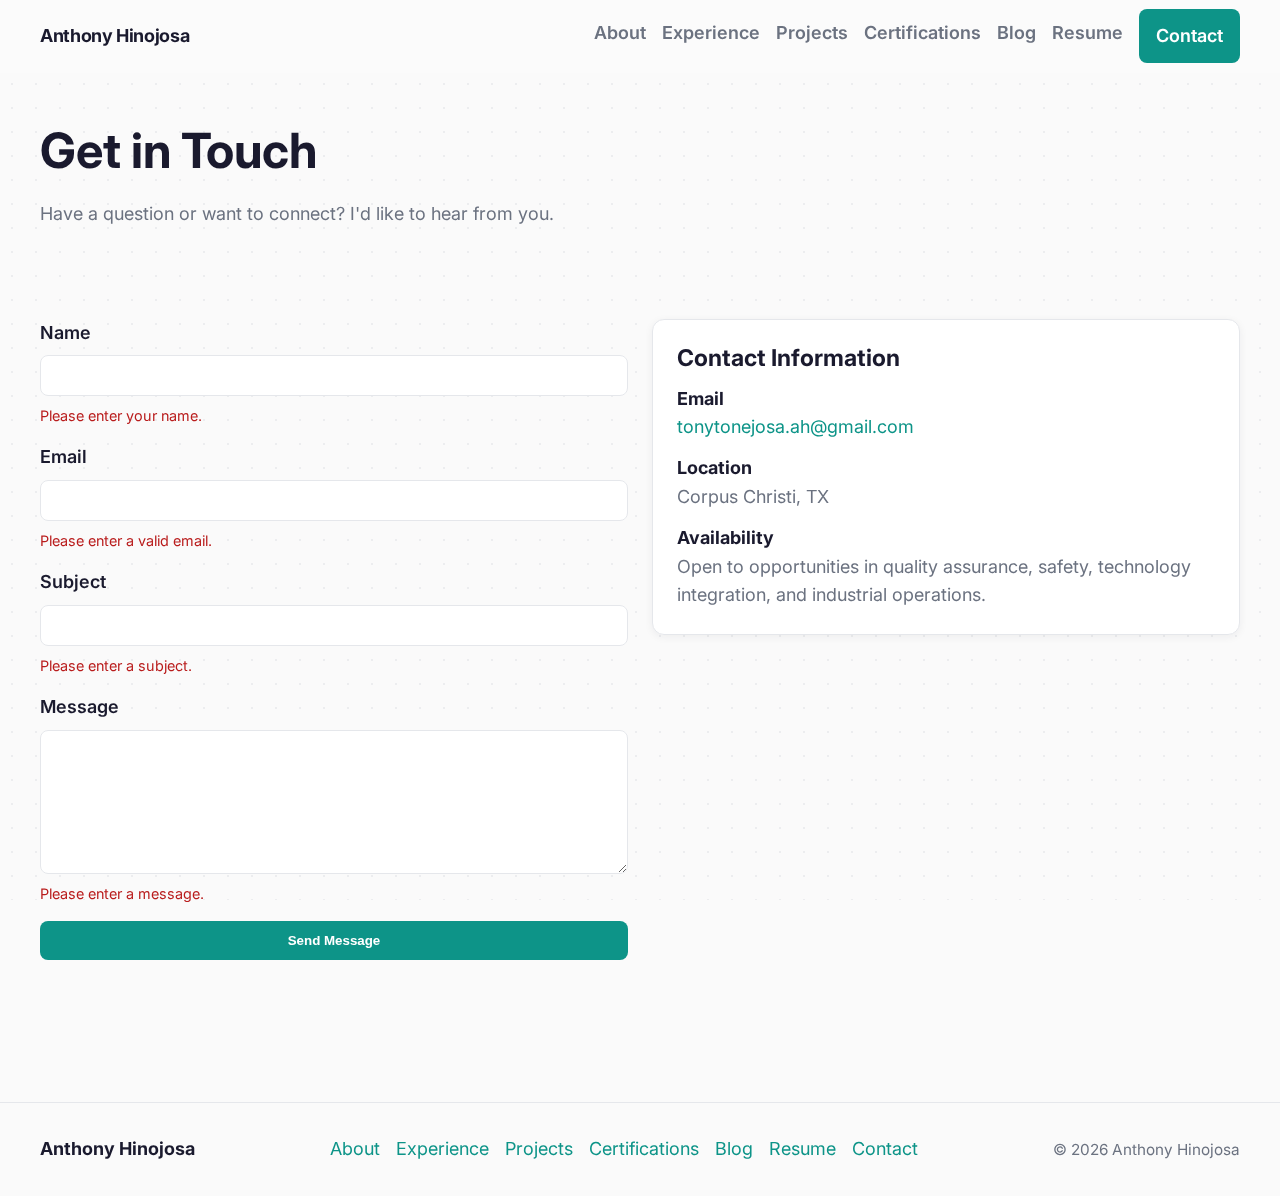
<file: contact.html>
<!DOCTYPE html>
<html lang="en">
<head>
  <meta charset="UTF-8">
  <meta name="viewport" content="width=device-width, initial-scale=1.0">
  <meta name="description" content="Contact Anthony Hinojosa. Reach out for opportunities in quality assurance, safety, technology integration, and industrial operations.">
  <title>Contact | Anthony Hinojosa</title>
  <link rel="preconnect" href="https://fonts.googleapis.com">
  <link rel="preconnect" href="https://fonts.gstatic.com" crossorigin>
  <link href="https://fonts.googleapis.com/css2?family=Inter:wght@400;600;700&display=swap" rel="stylesheet">
  <link rel="stylesheet" href="css/global.css">
  <link rel="stylesheet" href="css/components.css">
  <link rel="stylesheet" href="css/pages.css">
</head>
<body>

  <a href="#main" class="skip-link">Skip to main content</a>

  <!-- Header -->
  <header class="site-header">
    <div class="container nav-wrap">
      <a href="index.html" class="brand">Anthony Hinojosa</a>
      <nav class="nav-links" aria-label="Main navigation">
        <a href="about.html" class="nav-link">About</a>
        <a href="experience.html" class="nav-link">Experience</a>
        <a href="projects.html" class="nav-link">Projects</a>
        <a href="certifications.html" class="nav-link">Certifications</a>
        <a href="blog.html" class="nav-link">Blog</a>
        <a href="resume.html" class="nav-link">Resume</a>
        <a href="contact.html" class="btn btn-primary" aria-current="page">Contact</a>
      </nav>
      <button class="menu-toggle" aria-label="Open menu" aria-expanded="false">
        <svg viewBox="0 0 24 24" fill="none" stroke="currentColor" stroke-width="2" stroke-linecap="round"><line x1="3" y1="6" x2="21" y2="6"/><line x1="3" y1="12" x2="21" y2="12"/><line x1="3" y1="18" x2="21" y2="18"/></svg>
      </button>
    </div>
  </header>

  <!-- Mobile Menu -->
  <div class="mobile-menu" id="mobile-menu" aria-hidden="true">
    <div class="mobile-menu-panel">
      <a href="about.html">About</a>
      <a href="experience.html">Experience</a>
      <a href="projects.html">Projects</a>
      <a href="certifications.html">Certifications</a>
      <a href="blog.html">Blog</a>
      <a href="resume.html">Resume</a>
      <a href="contact.html" class="is-active">Contact</a>
    </div>
  </div>

  <main id="main">

    <!-- Page Header -->
    <section class="page-header">
      <div class="container">
        <h1>Get in Touch</h1>
        <p>Have a question or want to connect? I'd like to hear from you.</p>
      </div>
    </section>

    <!-- Contact Split -->
    <section class="section">
      <div class="container split">

        <!-- Left: Contact Form -->
        <div>
          <form action="https://formspree.io/f/YOUR_FORM_ID" method="POST" id="contact-form" class="form-grid">

            <div class="form-field">
              <label for="name">Name</label>
              <input type="text" id="name" name="name" required aria-required="true">
              <span class="field-error">Please enter your name.</span>
            </div>

            <div class="form-field">
              <label for="email">Email</label>
              <input type="email" id="email" name="email" required aria-required="true">
              <span class="field-error">Please enter a valid email.</span>
            </div>

            <div class="form-field">
              <label for="subject">Subject</label>
              <input type="text" id="subject" name="subject" required aria-required="true">
              <span class="field-error">Please enter a subject.</span>
            </div>

            <div class="form-field">
              <label for="message">Message</label>
              <textarea id="message" name="message" rows="5" required aria-required="true"></textarea>
              <span class="field-error">Please enter a message.</span>
            </div>

            <button type="submit" class="btn btn-primary">Send Message</button>
            <p class="form-status"></p>

          </form>
        </div>

        <!-- Right: Contact Info -->
        <div>
          <div class="card">
            <h3>Contact Information</h3>
            <ul class="info-list">
              <li>
                <strong>Email</strong>
                <a href="mailto:tonytonejosa.ah@gmail.com">tonytonejosa.ah@gmail.com</a>
              </li>
              <li>
                <strong>Location</strong>
                Corpus Christi, TX
              </li>
              <li>
                <strong>Availability</strong>
                Open to opportunities in quality assurance, safety, technology integration, and industrial operations.
              </li>
            </ul>
          </div>
        </div>

      </div>
    </section>

  </main>

  <!-- Footer -->
  <footer class="footer">
    <div class="container footer-wrap">
      <span><strong>Anthony Hinojosa</strong></span>
      <nav class="footer-nav" aria-label="Footer navigation">
        <a href="about.html">About</a>
        <a href="experience.html">Experience</a>
        <a href="projects.html">Projects</a>
        <a href="certifications.html">Certifications</a>
        <a href="blog.html">Blog</a>
        <a href="resume.html">Resume</a>
        <a href="contact.html">Contact</a>
      </nav>
      <span class="muted" style="font-size: 0.85em;">&copy; 2026 Anthony Hinojosa</span>
    </div>
  </footer>

  <script src="js/main.js"></script>
</body>
</html>
</file>
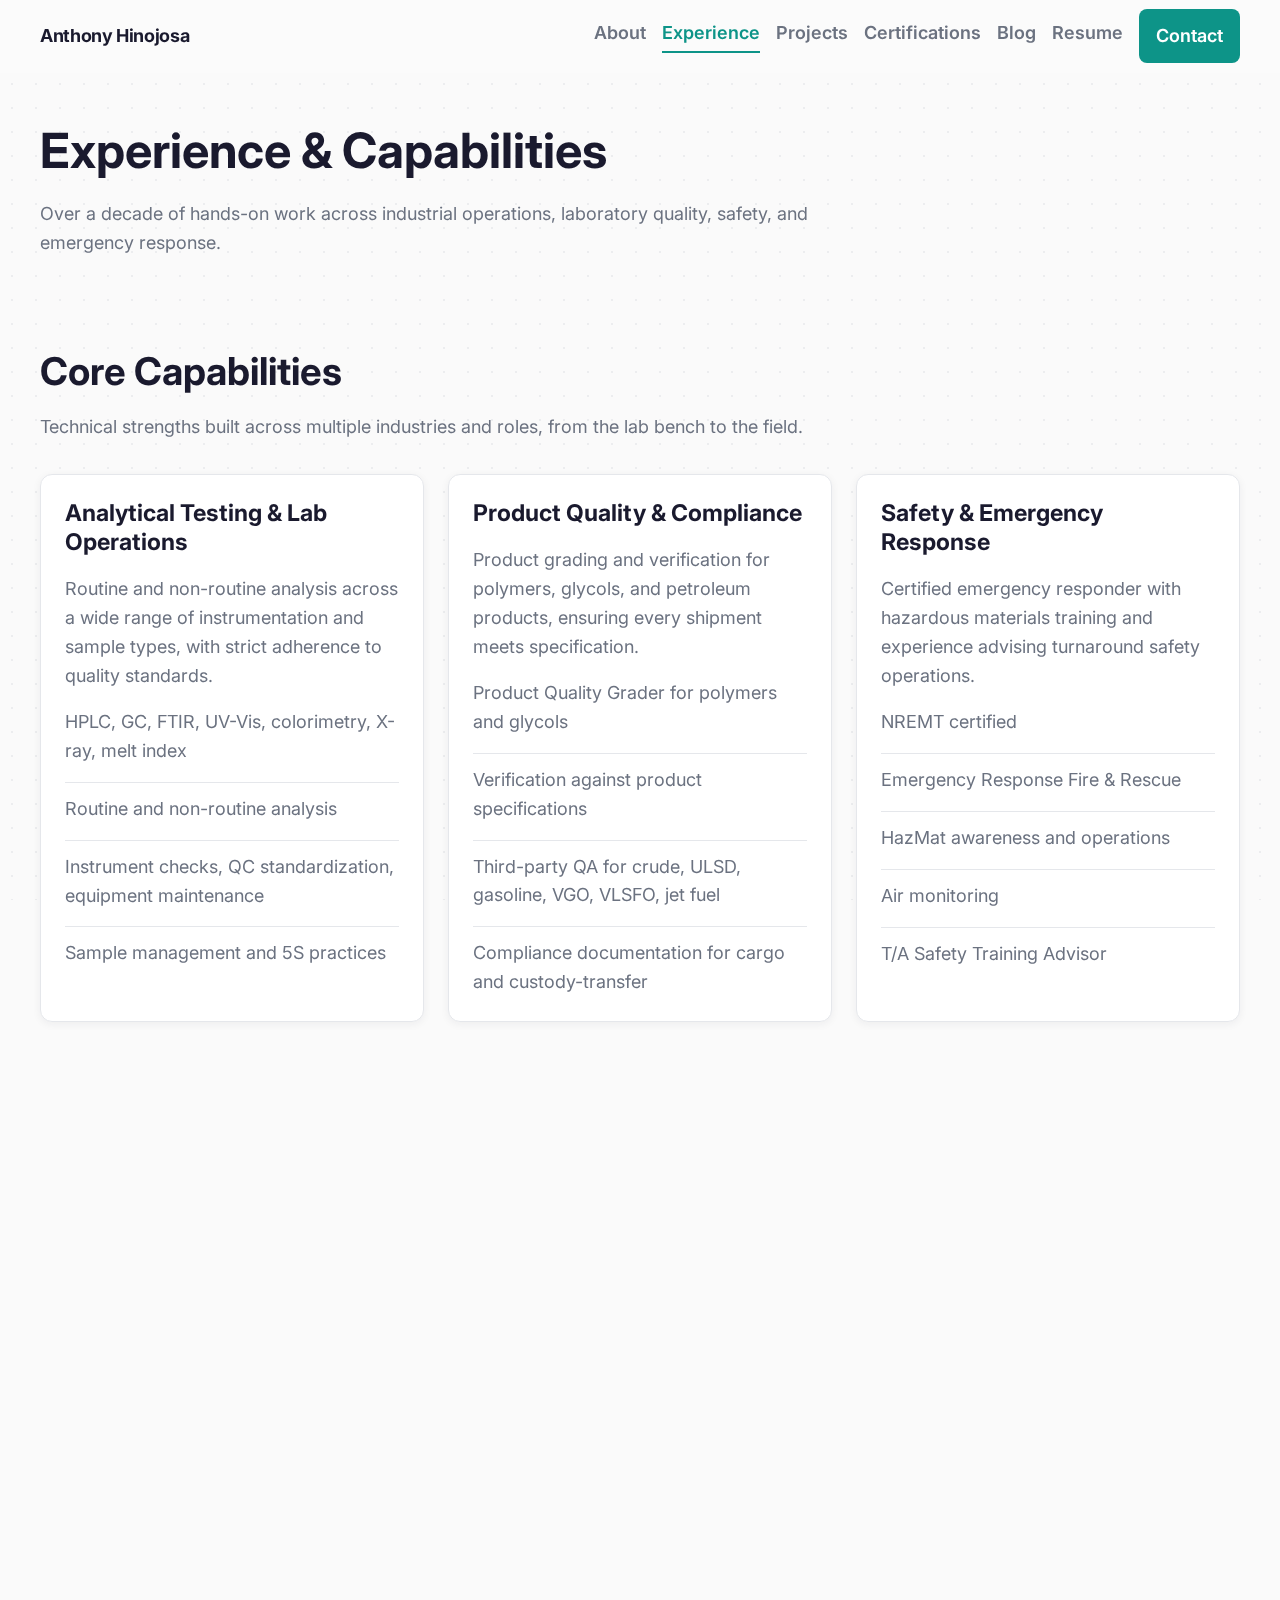
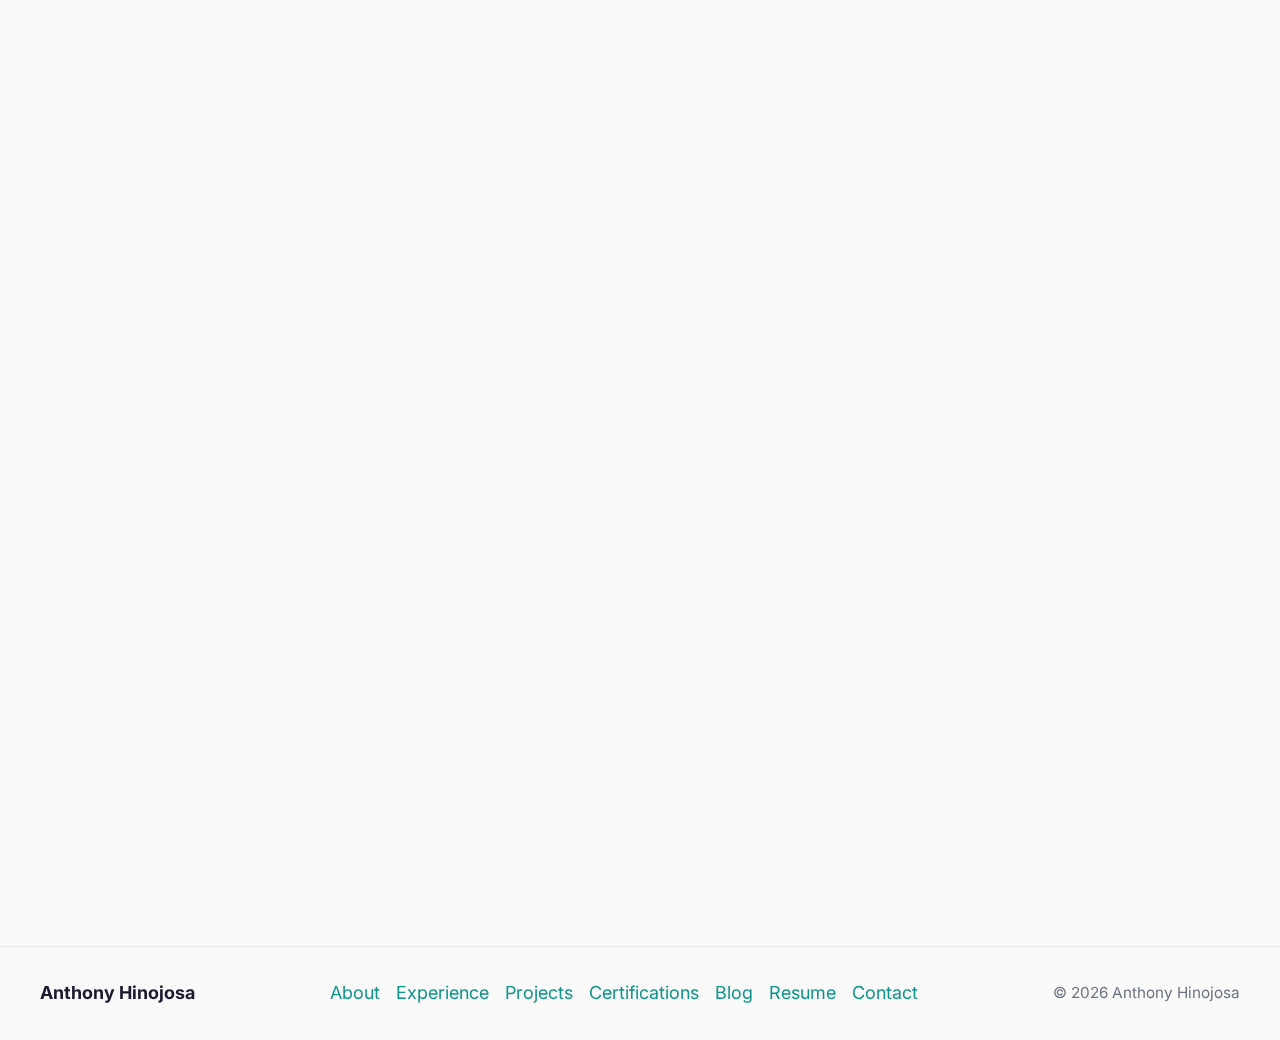
<file: experience.html>
<!DOCTYPE html>
<html lang="en">
<head>
  <meta charset="UTF-8">
  <meta name="viewport" content="width=device-width, initial-scale=1.0">
  <meta name="description" content="Experience and capabilities of Anthony Hinojosa: laboratory operations, analytical testing, product quality, safety, and field operations.">
  <title>Experience &amp; Capabilities | Anthony Hinojosa</title>
  <link rel="preconnect" href="https://fonts.googleapis.com">
  <link rel="preconnect" href="https://fonts.gstatic.com" crossorigin>
  <link href="https://fonts.googleapis.com/css2?family=Inter:wght@400;500;600;700&display=swap" rel="stylesheet">
  <link rel="stylesheet" href="css/global.css">
  <link rel="stylesheet" href="css/components.css">
  <link rel="stylesheet" href="css/pages.css">
</head>
<body>

  <a href="#main" class="skip-link">Skip to main content</a>

  <header class="site-header">
    <div class="container nav-wrap">
      <a href="index.html" class="brand">Anthony Hinojosa</a>
      <nav class="nav-links" aria-label="Main navigation">
        <a href="about.html" class="nav-link">About</a>
        <a href="experience.html" class="nav-link" aria-current="page">Experience</a>
        <a href="projects.html" class="nav-link">Projects</a>
        <a href="certifications.html" class="nav-link">Certifications</a>
        <a href="blog.html" class="nav-link">Blog</a>
        <a href="resume.html" class="nav-link">Resume</a>
        <a href="contact.html" class="btn btn-primary">Contact</a>
      </nav>
      <button class="menu-toggle" aria-label="Open menu" aria-expanded="false">
        <svg viewBox="0 0 24 24" fill="none" stroke="currentColor" stroke-width="2" stroke-linecap="round"><line x1="3" y1="6" x2="21" y2="6"/><line x1="3" y1="12" x2="21" y2="12"/><line x1="3" y1="18" x2="21" y2="18"/></svg>
      </button>
    </div>
  </header>

  <div class="mobile-menu" id="mobile-menu" aria-hidden="true">
    <div class="mobile-menu-panel">
      <a href="about.html">About</a>
      <a href="experience.html" class="is-active">Experience</a>
      <a href="projects.html">Projects</a>
      <a href="certifications.html">Certifications</a>
      <a href="blog.html">Blog</a>
      <a href="resume.html">Resume</a>
      <a href="contact.html">Contact</a>
    </div>
  </div>

  <main id="main">

    <!-- Page Header -->
    <section class="page-header">
      <div class="container">
        <h1>Experience &amp; Capabilities</h1>
        <p>Over a decade of hands-on work across industrial operations, laboratory quality, safety, and emergency response.</p>
      </div>
    </section>

    <!-- Capability Cards -->
    <section class="section">
      <div class="container">
        <h2 class="section-title reveal">Core Capabilities</h2>
        <p class="section-intro reveal">Technical strengths built across multiple industries and roles, from the lab bench to the field.</p>

        <div class="grid grid-3">

          <div class="card reveal">
            <h3>Analytical Testing &amp; Lab Operations</h3>
            <p>Routine and non-routine analysis across a wide range of instrumentation and sample types, with strict adherence to quality standards.</p>
            <ul class="card-list">
              <li>HPLC, GC, FTIR, UV-Vis, colorimetry, X-ray, melt index</li>
              <li>Routine and non-routine analysis</li>
              <li>Instrument checks, QC standardization, equipment maintenance</li>
              <li>Sample management and 5S practices</li>
            </ul>
          </div>

          <div class="card reveal">
            <h3>Product Quality &amp; Compliance</h3>
            <p>Product grading and verification for polymers, glycols, and petroleum products, ensuring every shipment meets specification.</p>
            <ul class="card-list">
              <li>Product Quality Grader for polymers and glycols</li>
              <li>Verification against product specifications</li>
              <li>Third-party QA for crude, ULSD, gasoline, VGO, VLSFO, jet fuel</li>
              <li>Compliance documentation for cargo and custody-transfer</li>
            </ul>
          </div>

          <div class="card reveal">
            <h3>Safety &amp; Emergency Response</h3>
            <p>Certified emergency responder with hazardous materials training and experience advising turnaround safety operations.</p>
            <ul class="card-list">
              <li>NREMT certified</li>
              <li>Emergency Response Fire &amp; Rescue</li>
              <li>HazMat awareness and operations</li>
              <li>Air monitoring</li>
              <li>T/A Safety Training Advisor</li>
            </ul>
          </div>

          <div class="card reveal">
            <h3>Field Operations &amp; Equipment</h3>
            <p>Experienced across a broad range of field equipment and specialized work environments common in industrial settings.</p>
            <ul class="card-list">
              <li>Forklift and skid steer operation</li>
              <li>Man lift and scissor lift operation</li>
              <li>Elevated work and confined space entry</li>
              <li>Process equipment blasting, painting, and fireproofing</li>
              <li>FAA Part 107 drone operations</li>
            </ul>
          </div>

          <div class="card reveal">
            <h3>Leadership &amp; Cross-Functional Coordination</h3>
            <p>Trusted to lead shifts, write permits, and bridge communication gaps between lab, operations, engineering, and business teams.</p>
            <ul class="card-list">
              <li>Night-shift lab point of contact</li>
              <li>Step-up supervisor training</li>
              <li>Permit writing and job authorization</li>
              <li>Safety lead, coaching crew</li>
              <li>Lab-operations-engineering-business liaison</li>
            </ul>
          </div>

        </div>
      </div>
    </section>

    <!-- Leadership & Impact -->
    <section class="section bg-card">
      <div class="container">
        <h2 class="section-title reveal">Leadership &amp; Impact</h2>
        <p class="section-intro reveal">Selected moments that reflect growing responsibility, trust, and cross-functional influence.</p>

        <div class="grid grid-2">

          <div class="card reveal">
            <h3>Lab Point of Contact</h3>
            <p>Coordinated sample priorities, communicated results across operations, engineering, and business on shift. Primary decision-making hub for lab activities during night operations.</p>
          </div>

          <div class="card reveal">
            <h3>Step-Up Supervisor Training</h3>
            <p>Selected for step-up supervisor responsibilities. Trained to fill supervisory gaps, manage workflow priorities, and support the team during critical coverage periods.</p>
          </div>

          <div class="card reveal">
            <h3>Turnaround Safety Advisor</h3>
            <p>T/A Safety Training Advisor during turnarounds. Reinforced safe work practices and aligned lab activities with field execution to maintain operational continuity.</p>
          </div>

          <div class="card reveal">
            <h3>Safety Lead &amp; Permit Writer</h3>
            <p>At BrandSafway, wrote work permits, coached crew, and coordinated job authorization. An early demonstration of leadership capacity in high-stakes field environments.</p>
          </div>

        </div>
      </div>
    </section>

    <!-- Work History -->
    <section class="section">
      <div class="container">
        <h2 class="section-title reveal">Work History</h2>
        <p class="section-intro reveal">A timeline of professional roles that trace a steady path from the field to the laboratory.</p>

        <ul class="timeline">

          <li class="timeline-item reveal">
            <div class="timeline-meta">
              <span class="tag">2023 &ndash; Present</span>
            </div>
            <h3>Laboratory Technician</h3>
            <p class="muted">ExxonMobil, Gregory, TX</p>
            <ul class="resume-list">
              <li>Perform routine and non-routine analytical testing using HPLC, GC, FTIR, UV-Vis, colorimetry, X-ray, and melt index instrumentation.</li>
              <li>Serve as Product Quality Grader for polymers and glycols, verifying results against specifications before release.</li>
              <li>Act as night-shift lab point of contact, coordinating sample priorities across operations, engineering, and business.</li>
              <li>Selected for step-up supervisor training to manage workflow and fill supervisory coverage gaps.</li>
              <li>Support emergency response as NREMT, fire and rescue team member, and HazMat operations responder.</li>
            </ul>
          </li>

          <li class="timeline-item reveal">
            <div class="timeline-meta">
              <span class="tag">2021 &ndash; 2023</span>
            </div>
            <h3>Lab Tech (Contract)</h3>
            <p class="muted">Kelly / ExxonMobil GCGV, Gregory, TX</p>
            <ul class="resume-list">
              <li>Conducted analytical testing on polymer and glycol product lines using standard lab instrumentation.</li>
              <li>Maintained instrument checks, QC standardization, and equipment upkeep in compliance with site procedures.</li>
              <li>Managed sample workflows and upheld 5S standards across the laboratory workspace.</li>
            </ul>
          </li>

          <li class="timeline-item reveal">
            <div class="timeline-meta">
              <span class="tag">2020 &ndash; 2021</span>
            </div>
            <h3>Lab Tech / Inspector</h3>
            <p class="muted">Bureau Veritas, Corpus Christi, TX</p>
            <ul class="resume-list">
              <li>Performed third-party quality assurance testing on crude oil, ULSD, gasoline, VGO, VLSFO, and jet fuel.</li>
              <li>Prepared compliance documentation for cargo and custody-transfer operations.</li>
              <li>Executed field inspections and sampling to support certification and regulatory reporting.</li>
            </ul>
          </li>

          <li class="timeline-item reveal">
            <div class="timeline-meta">
              <span class="tag">2018 &ndash; 2020</span>
            </div>
            <h3>Lab Tech / Production Helper</h3>
            <p class="muted">voestalpine, Gregory, TX</p>
            <ul class="resume-list">
              <li>Performed lab testing to support production quality for iron briquette manufacturing operations.</li>
              <li>Operated forklift and skid steer equipment in production and material handling roles.</li>
              <li>Conducted air monitoring and participated in safety and environmental compliance activities.</li>
              <li>Bridged lab and production communication to maintain product quality across shifts.</li>
            </ul>
          </li>

          <li class="timeline-item reveal">
            <div class="timeline-meta">
              <span class="tag">2014 &ndash; 2017</span>
            </div>
            <h3>Lead Painter / Blaster</h3>
            <p class="muted">BrandSafway, Corpus Christi, TX</p>
            <ul class="resume-list">
              <li>Led blasting and painting crews on process equipment, including fireproofing applications at industrial facilities.</li>
              <li>Wrote work permits, coached crew on safe work practices, and coordinated job authorization.</li>
              <li>Operated man lifts, scissor lifts, and performed elevated and confined-space work.</li>
            </ul>
          </li>

        </ul>
      </div>
    </section>

  </main>

  <footer class="footer">
    <div class="container footer-wrap">
      <span><strong>Anthony Hinojosa</strong></span>
      <nav class="footer-nav" aria-label="Footer navigation">
        <a href="about.html">About</a>
        <a href="experience.html">Experience</a>
        <a href="projects.html">Projects</a>
        <a href="certifications.html">Certifications</a>
        <a href="blog.html">Blog</a>
        <a href="resume.html">Resume</a>
        <a href="contact.html">Contact</a>
      </nav>
      <span class="muted" style="font-size: 0.85em;">&copy; 2026 Anthony Hinojosa</span>
    </div>
  </footer>

  <script src="js/main.js"></script>
</body>
</html>
</file>
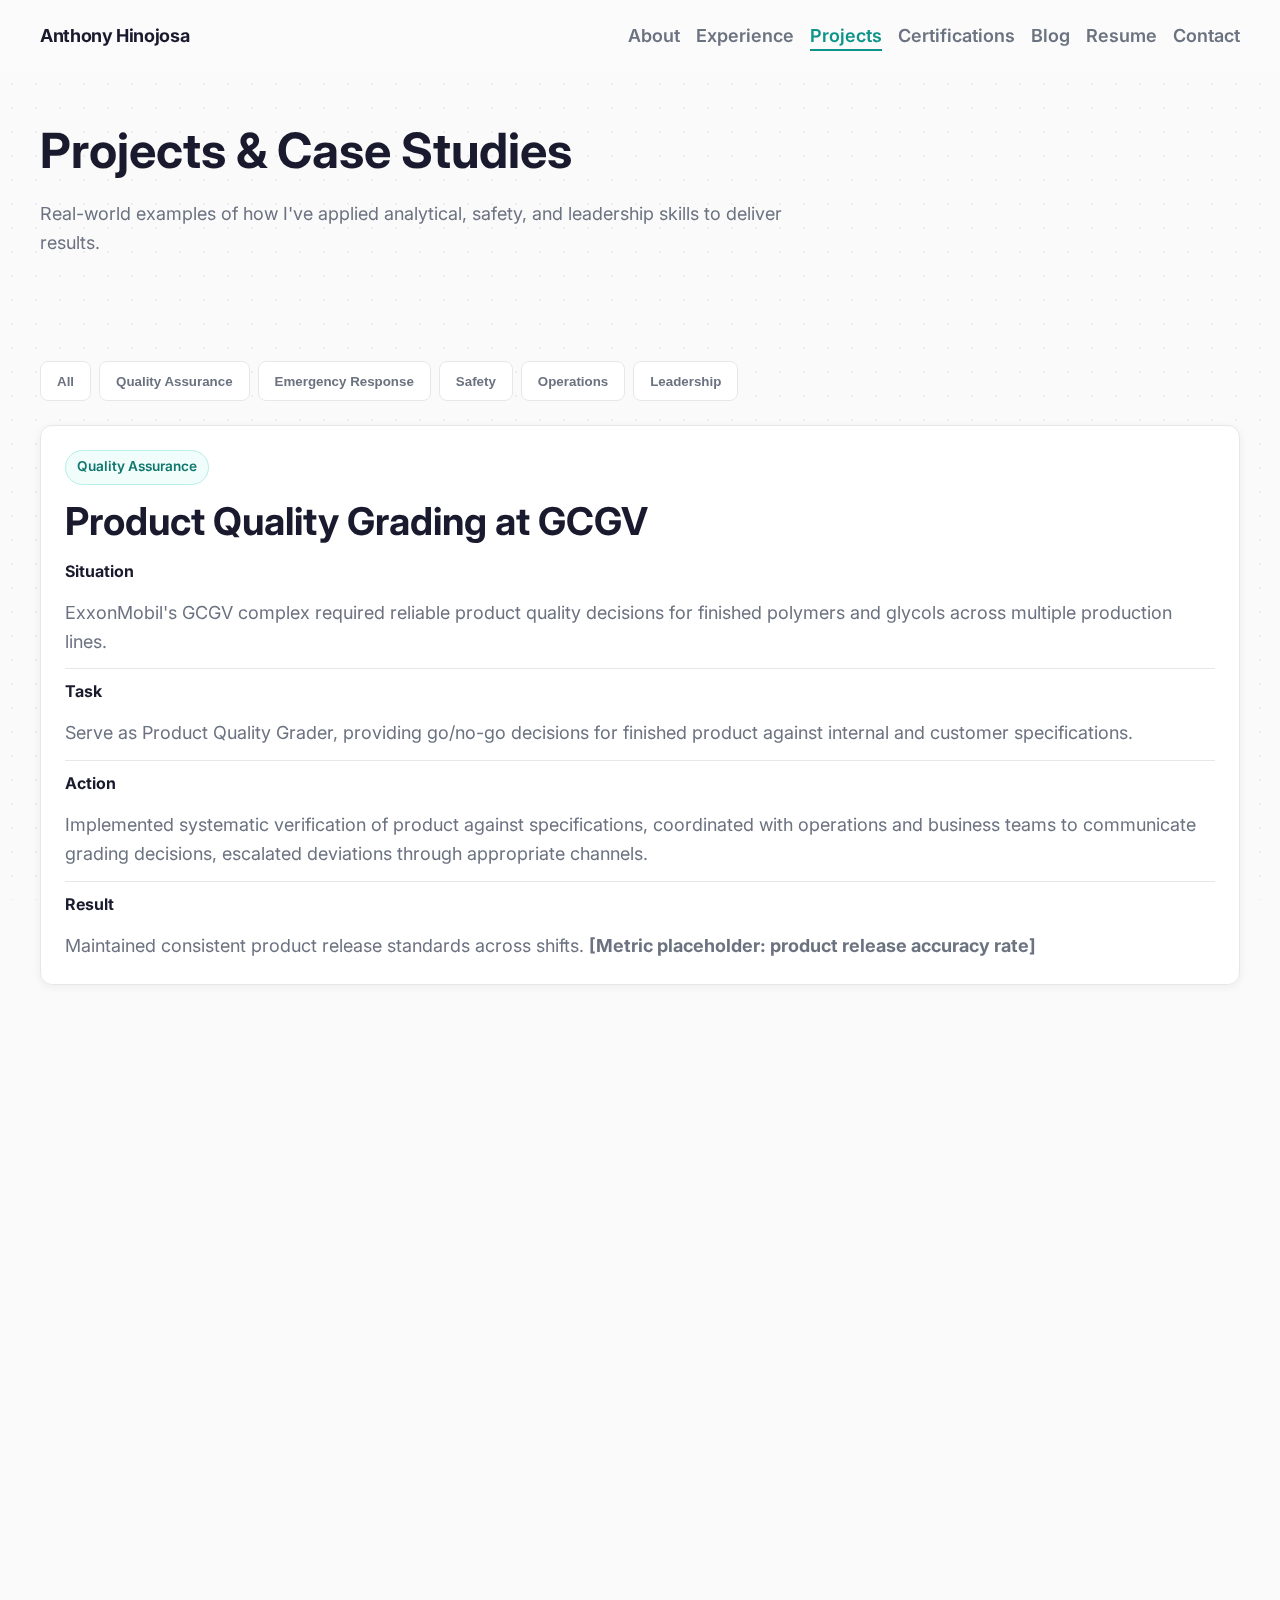
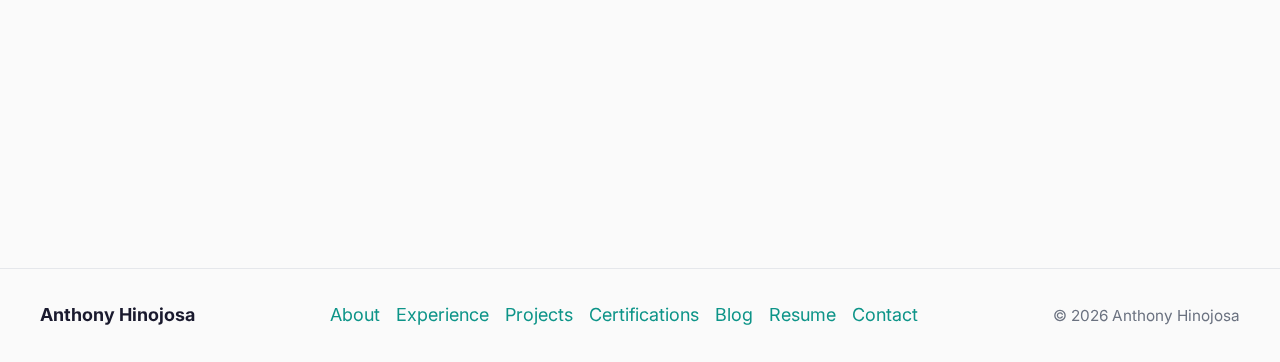
<file: projects.html>
<!doctype html>
<html lang="en">
<head>
  <meta charset="utf-8">
  <meta name="viewport" content="width=device-width, initial-scale=1">
  <title>Projects &amp; Case Studies | Anthony Hinojosa</title>
  <meta name="description" content="STAR-format case studies from Anthony Hinojosa's petrochemical lab, safety, and leadership experience. Filtered by Quality Assurance, Emergency Response, Safety, Operations, and Leadership.">
  <meta property="og:title" content="Projects &amp; Case Studies | Anthony Hinojosa">
  <meta property="og:description" content="Real-world examples of analytical, safety, and leadership skills delivering results in industrial operations.">
  <meta property="og:type" content="website">
  <meta property="og:url" content="https://example.com/projects.html">
  <link rel="icon" href="images/favicon.ico">
  <link rel="preconnect" href="https://fonts.googleapis.com">
  <link rel="preconnect" href="https://fonts.gstatic.com" crossorigin>
  <link href="https://fonts.googleapis.com/css2?family=Inter:wght@400;600;700&display=swap" rel="stylesheet">
  <link rel="stylesheet" href="css/global.css">
  <link rel="stylesheet" href="css/components.css">
  <link rel="stylesheet" href="css/pages.css">
</head>
<body>

  <a class="skip-link" href="#main-content">Skip to main content</a>

  <!-- Header -->
  <header class="site-header" data-site-header>
    <div class="container nav-wrap">
      <a class="brand" href="index.html">Anthony Hinojosa</a>
      <nav aria-label="Primary">
        <ul class="nav-links">
          <li><a class="nav-link" data-nav-link href="about.html">About</a></li>
          <li><a class="nav-link" data-nav-link href="experience.html">Experience</a></li>
          <li><a class="nav-link" data-nav-link href="projects.html" aria-current="page">Projects</a></li>
          <li><a class="nav-link" data-nav-link href="certifications.html">Certifications</a></li>
          <li><a class="nav-link" data-nav-link href="blog.html">Blog</a></li>
          <li><a class="nav-link" data-nav-link href="resume.html">Resume</a></li>
          <li><a class="nav-link" data-nav-link href="contact.html">Contact</a></li>
        </ul>
      </nav>
      <button class="menu-toggle" type="button" aria-expanded="false" aria-controls="mobile-menu" aria-label="Open menu" data-menu-toggle>
        <svg viewBox="0 0 24 24" fill="none" aria-hidden="true"><path d="M4 7h16M4 12h16M4 17h16" stroke="currentColor" stroke-width="2" stroke-linecap="round"/></svg>
      </button>
    </div>

    <!-- Mobile Menu -->
    <div class="mobile-menu" id="mobile-menu" data-mobile-menu>
      <div class="mobile-menu-panel" data-mobile-panel>
        <button class="btn btn-ghost" type="button" data-menu-close>Close</button>
        <a data-nav-link href="about.html">About</a>
        <a data-nav-link href="experience.html">Experience</a>
        <a data-nav-link href="projects.html" aria-current="page">Projects</a>
        <a data-nav-link href="certifications.html">Certifications</a>
        <a data-nav-link href="blog.html">Blog</a>
        <a data-nav-link href="resume.html">Resume</a>
        <a data-nav-link href="contact.html">Contact</a>
      </div>
    </div>
  </header>

  <main id="main-content">

    <!-- Page Header -->
    <section class="page-header">
      <div class="container">
        <h1 class="reveal">Projects &amp; Case Studies</h1>
        <p class="section-intro reveal">Real-world examples of how I've applied analytical, safety, and leadership skills to deliver results.</p>
      </div>
    </section>

    <!-- Case Studies -->
    <section class="section">
      <div class="container">

        <!-- Filter Controls -->
        <div class="filter-controls reveal" role="toolbar" aria-label="Filter case studies" data-filter-group="projects">
          <button class="btn btn-ghost is-active" type="button" data-filter="all" aria-pressed="true">All</button>
          <button class="btn btn-ghost" type="button" data-filter="quality" aria-pressed="false">Quality Assurance</button>
          <button class="btn btn-ghost" type="button" data-filter="emergency" aria-pressed="false">Emergency Response</button>
          <button class="btn btn-ghost" type="button" data-filter="safety" aria-pressed="false">Safety</button>
          <button class="btn btn-ghost" type="button" data-filter="operations" aria-pressed="false">Operations</button>
          <button class="btn btn-ghost" type="button" data-filter="leadership" aria-pressed="false">Leadership</button>
        </div>

        <!-- Case Study 1: Product Quality Grading -->
        <div class="card filter-item case-study reveal" data-filter-item="projects" data-category="quality">
          <div class="tag-row"><span class="tag">Quality Assurance</span></div>
          <h2>Product Quality Grading at GCGV</h2>
          <div class="star-grid">
            <div class="star-item">
              <h4>Situation</h4>
              <p>ExxonMobil's GCGV complex required reliable product quality decisions for finished polymers and glycols across multiple production lines.</p>
            </div>
            <div class="star-item">
              <h4>Task</h4>
              <p>Serve as Product Quality Grader, providing go/no-go decisions for finished product against internal and customer specifications.</p>
            </div>
            <div class="star-item">
              <h4>Action</h4>
              <p>Implemented systematic verification of product against specifications, coordinated with operations and business teams to communicate grading decisions, escalated deviations through appropriate channels.</p>
            </div>
            <div class="star-item">
              <h4>Result</h4>
              <p>Maintained consistent product release standards across shifts. <strong>[Metric placeholder: product release accuracy rate]</strong></p>
            </div>
          </div>
        </div>

        <!-- Case Study 2: EHS Drone Operations -->
        <div class="card filter-item case-study reveal" data-filter-item="projects" data-category="emergency">
          <div class="tag-row"><span class="tag">Emergency Response</span></div>
          <h2>EHS Drone Operations for Incident Response</h2>
          <div class="star-grid">
            <div class="star-item">
              <h4>Situation</h4>
              <p>Emergency response and industrial hygiene events required rapid assessment of conditions in areas that were difficult or dangerous to access on foot.</p>
            </div>
            <div class="star-item">
              <h4>Task</h4>
              <p>Support EHS drone operations as an FAA Part 107 certified pilot, providing aerial assessment during incidents and maintenance activities.</p>
            </div>
            <div class="star-item">
              <h4>Action</h4>
              <p>Deployed drone technology for perimeter checks, air monitoring support, and visual assessment of incident areas. Coordinated with emergency response and EHS teams.</p>
            </div>
            <div class="star-item">
              <h4>Result</h4>
              <p>Contributed to safer incident management by reducing the need for personnel in hazardous zones. <strong>[Metric placeholder: response coverage area improvement]</strong></p>
            </div>
          </div>
        </div>

        <!-- Case Study 3: Turnaround Safety Training -->
        <div class="card filter-item case-study reveal" data-filter-item="projects" data-category="safety">
          <div class="tag-row"><span class="tag">Safety</span></div>
          <h2>Turnaround Safety Training Advisory</h2>
          <div class="star-grid">
            <div class="star-item">
              <h4>Situation</h4>
              <p>Major turnarounds require close coordination between laboratory and field activities, with strict safety protocols across multiple work groups.</p>
            </div>
            <div class="star-item">
              <h4>Task</h4>
              <p>Contribute as T/A Safety Training Advisor, reinforcing safe work practices and aligning lab activities with field execution.</p>
            </div>
            <div class="star-item">
              <h4>Action</h4>
              <p>Facilitated safety briefings, monitored compliance with safety protocols during turnaround activities, and coordinated between lab teams and field crews to identify and resolve potential conflicts.</p>
            </div>
            <div class="star-item">
              <h4>Result</h4>
              <p>Supported successful turnaround execution with zero safety incidents in areas of responsibility. <strong>[Metric placeholder: specific turnaround scope]</strong></p>
            </div>
          </div>
        </div>

        <!-- Case Study 4: Third-Party QA -->
        <div class="card filter-item case-study reveal" data-filter-item="projects" data-category="operations">
          <div class="tag-row"><span class="tag">Operations</span></div>
          <h2>Third-Party Quality Assurance Across Multiple Refineries</h2>
          <div class="star-grid">
            <div class="star-item">
              <h4>Situation</h4>
              <p>Bureau Veritas served multiple refineries requiring third-party quality verification for a wide range of petroleum products under tight timelines.</p>
            </div>
            <div class="star-item">
              <h4>Task</h4>
              <p>Execute standardized test methods and communicate results to refinery and marine customers in time-sensitive cargo and custody-transfer situations.</p>
            </div>
            <div class="star-item">
              <h4>Action</h4>
              <p>Conducted testing across crude oils, ULSD, gasoline, VGO, VLSFO, and jet fuel. Prepared documentation and communicated results accurately under time pressure.</p>
            </div>
            <div class="star-item">
              <h4>Result</h4>
              <p>Maintained compliance with client specifications and regulatory requirements across all engagements. <strong>[Metric placeholder: number of cargo transfers supported]</strong></p>
            </div>
          </div>
        </div>

        <!-- Case Study 5: Night Shift Lab POC -->
        <div class="card filter-item case-study reveal" data-filter-item="projects" data-category="leadership">
          <div class="tag-row"><span class="tag">Leadership</span></div>
          <h2>Night Shift Lab Point of Contact</h2>
          <div class="star-grid">
            <div class="star-item">
              <h4>Situation</h4>
              <p>Night shift laboratory operations at GCGV required a reliable point of contact to coordinate priorities and communicate across operations, engineering, and business teams.</p>
            </div>
            <div class="star-item">
              <h4>Task</h4>
              <p>Serve as the primary lab POC on shift, managing sample priorities, communicating results, and making real-time coordination decisions.</p>
            </div>
            <div class="star-item">
              <h4>Action</h4>
              <p>Directed sample prioritization based on production needs, communicated results and escalated issues across functional teams, and maintained consistent lab operations during off-hours when direct supervision was limited.</p>
            </div>
            <div class="star-item">
              <h4>Result</h4>
              <p>Established a reputation as a reliable decision-maker on shift, contributing to smooth operations and timely product release. <strong>[Metric placeholder: shift coverage consistency rate]</strong></p>
            </div>
          </div>
        </div>

      </div>
    </section>

  </main>

  <!-- Footer -->
  <footer class="footer">
    <div class="container footer-wrap">
      <span><strong>Anthony Hinojosa</strong></span>
      <nav class="footer-nav" aria-label="Footer navigation">
        <a href="about.html">About</a>
        <a href="experience.html">Experience</a>
        <a href="projects.html">Projects</a>
        <a href="certifications.html">Certifications</a>
        <a href="blog.html">Blog</a>
        <a href="resume.html">Resume</a>
        <a href="contact.html">Contact</a>
      </nav>
      <span class="muted" style="font-size: 0.85em;">&copy; 2026 Anthony Hinojosa</span>
    </div>
  </footer>

  <script src="js/main.js"></script>
</body>
</html>
</file>
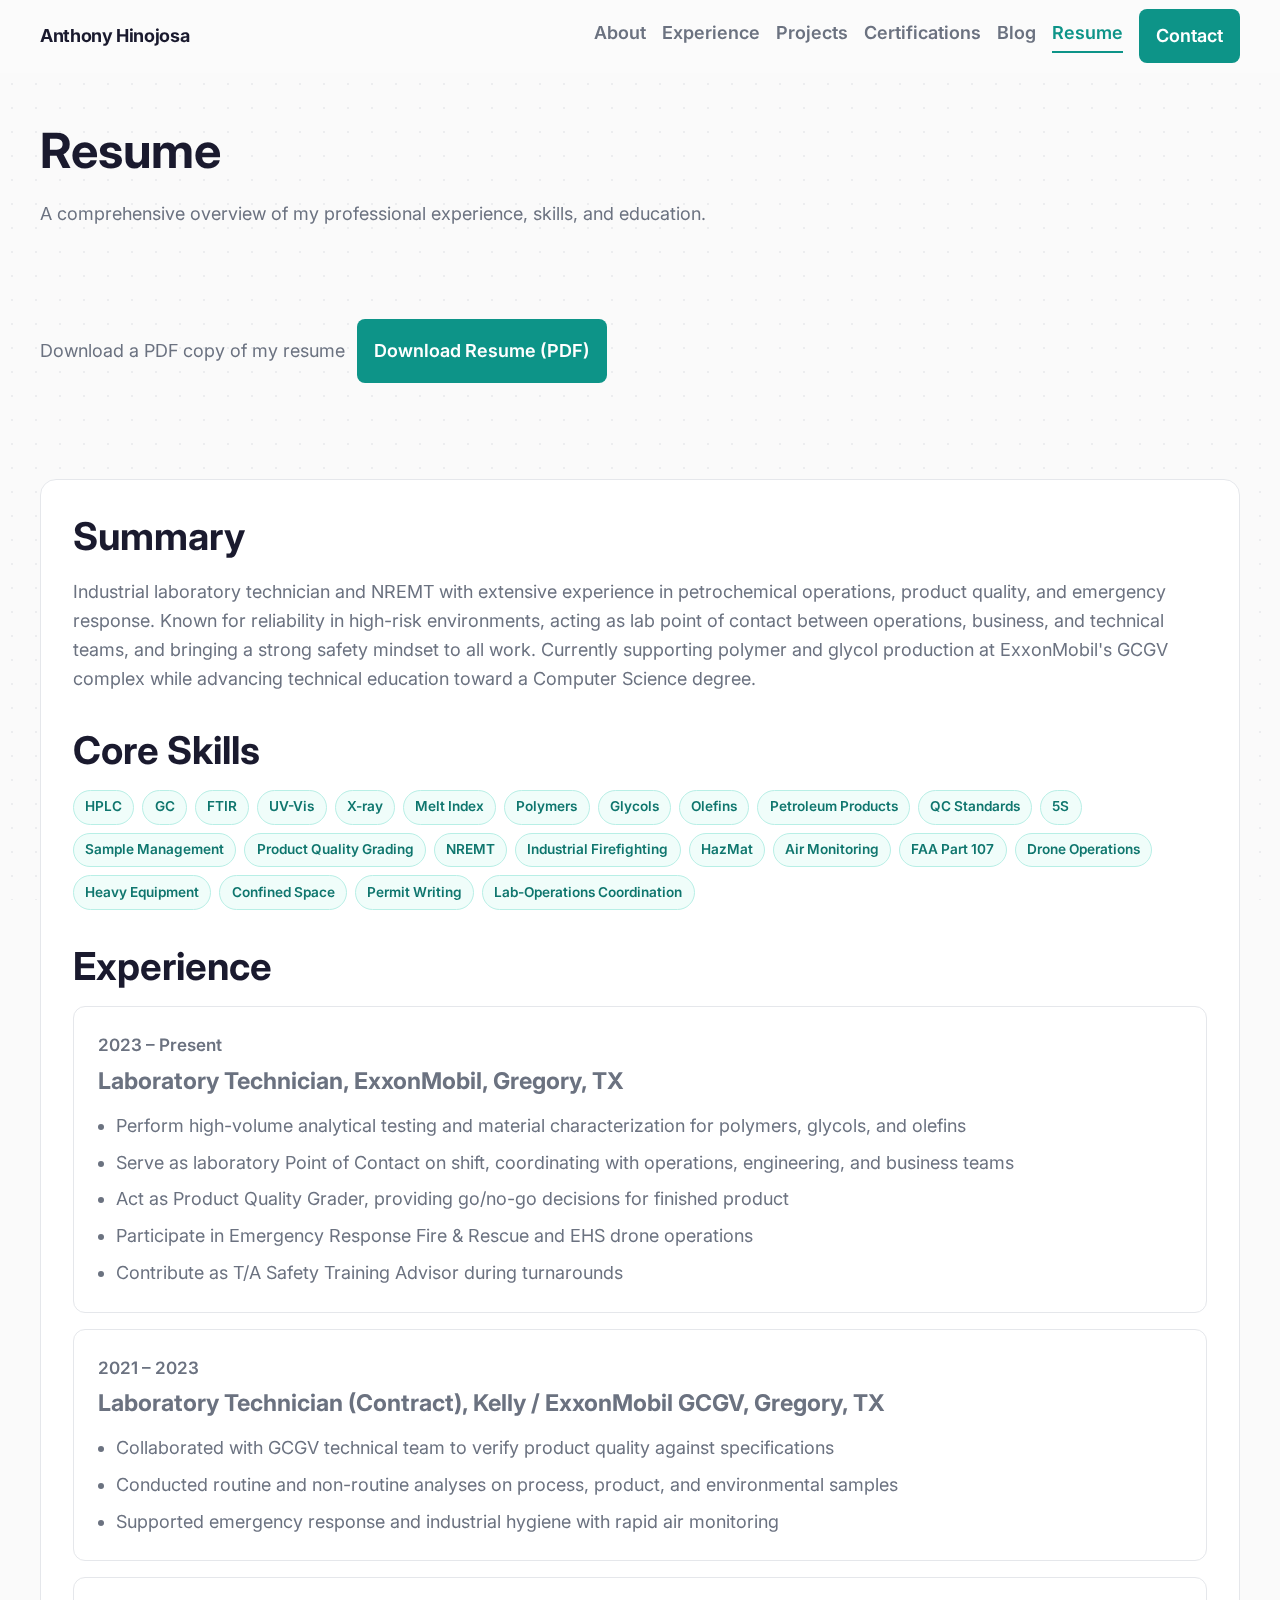
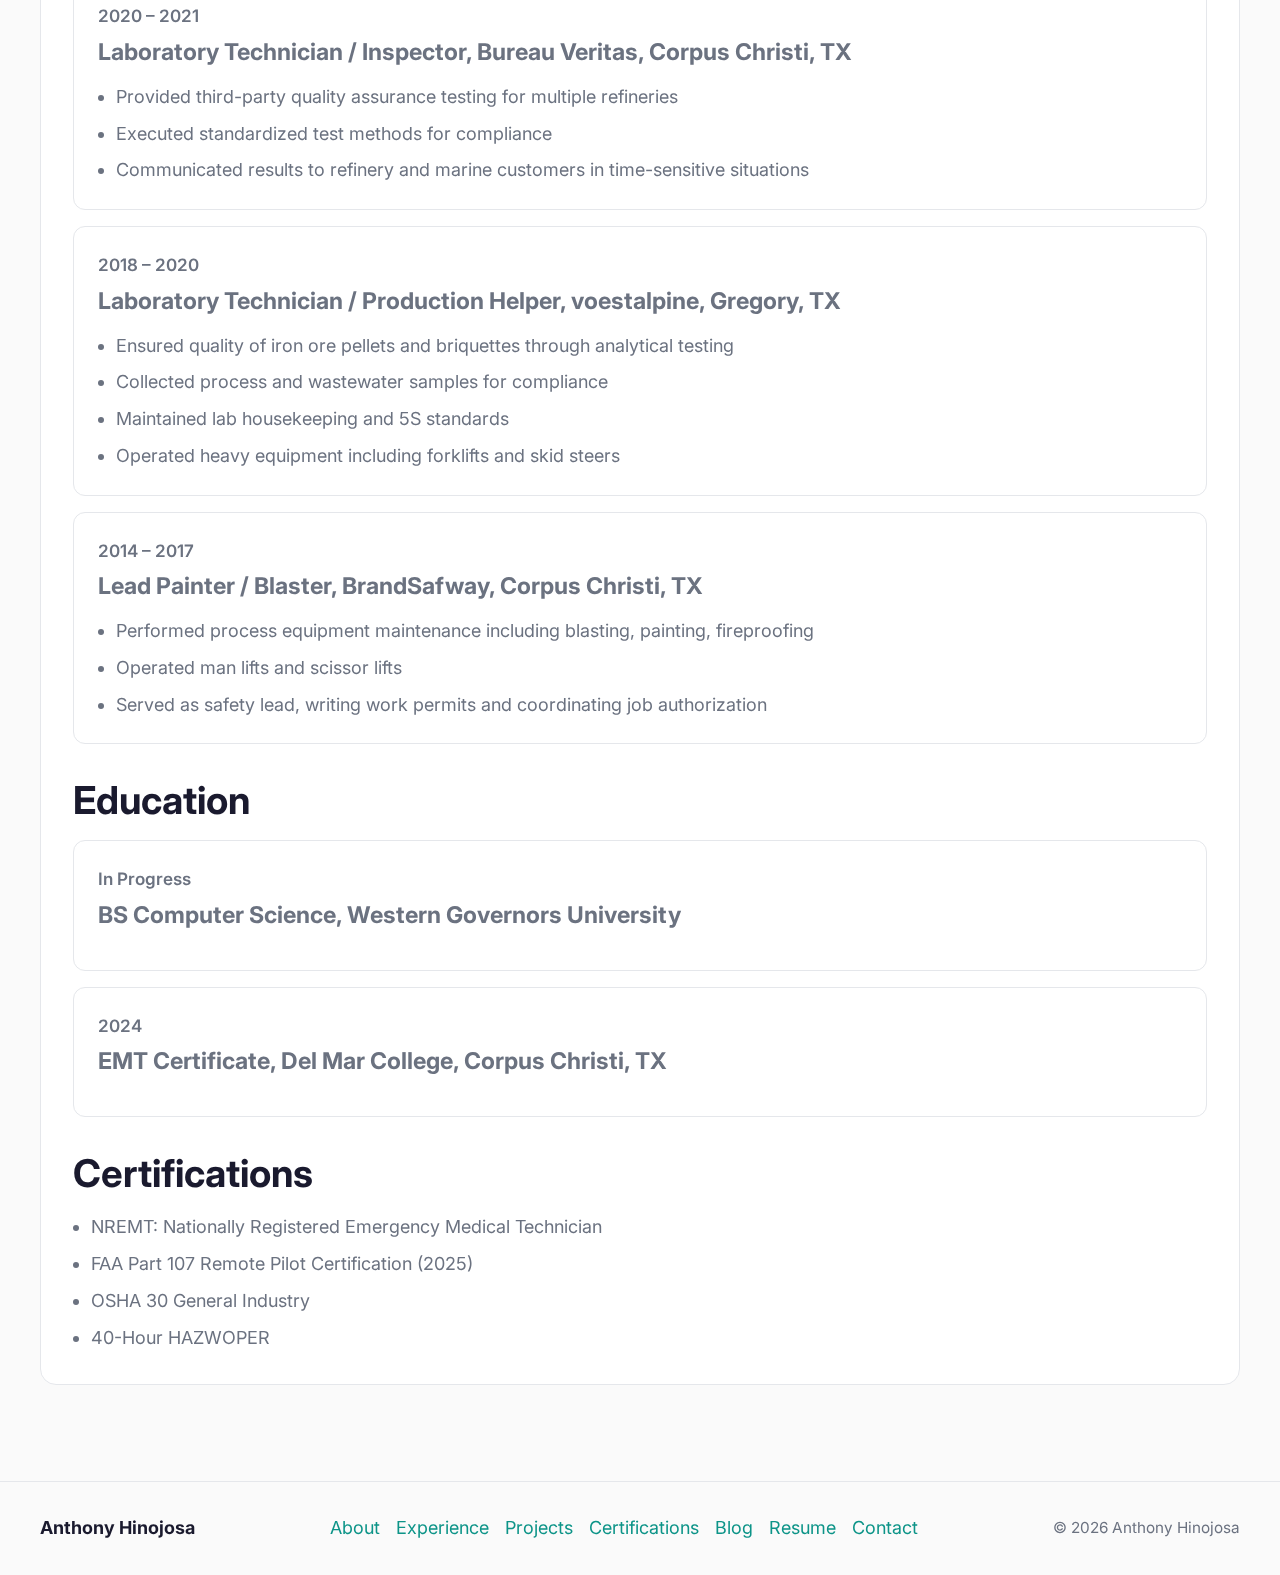
<file: resume.html>
<!DOCTYPE html>
<html lang="en">
<head>
  <meta charset="UTF-8">
  <meta name="viewport" content="width=device-width, initial-scale=1.0">
  <meta name="description" content="Resume of Anthony Hinojosa: industrial laboratory technician, NREMT, and emergency responder with extensive experience in petrochemical operations, product quality, and safety.">
  <title>Resume | Anthony Hinojosa</title>
  <link rel="preconnect" href="https://fonts.googleapis.com">
  <link rel="preconnect" href="https://fonts.gstatic.com" crossorigin>
  <link href="https://fonts.googleapis.com/css2?family=Inter:wght@400;600;700&display=swap" rel="stylesheet">
  <link rel="stylesheet" href="css/global.css">
  <link rel="stylesheet" href="css/components.css">
  <link rel="stylesheet" href="css/pages.css">
</head>
<body>

  <a href="#main" class="skip-link">Skip to main content</a>

  <!-- Header -->
  <header class="site-header">
    <div class="container nav-wrap">
      <a href="index.html" class="brand">Anthony Hinojosa</a>
      <nav class="nav-links" aria-label="Main navigation">
        <a href="about.html" class="nav-link">About</a>
        <a href="experience.html" class="nav-link">Experience</a>
        <a href="projects.html" class="nav-link">Projects</a>
        <a href="certifications.html" class="nav-link">Certifications</a>
        <a href="blog.html" class="nav-link">Blog</a>
        <a href="resume.html" class="nav-link" aria-current="page">Resume</a>
        <a href="contact.html" class="btn btn-primary">Contact</a>
      </nav>
      <button class="menu-toggle" aria-label="Open menu" aria-expanded="false">
        <svg viewBox="0 0 24 24" fill="none" stroke="currentColor" stroke-width="2" stroke-linecap="round"><line x1="3" y1="6" x2="21" y2="6"/><line x1="3" y1="12" x2="21" y2="12"/><line x1="3" y1="18" x2="21" y2="18"/></svg>
      </button>
    </div>
  </header>

  <!-- Mobile Menu -->
  <div class="mobile-menu" id="mobile-menu" aria-hidden="true">
    <div class="mobile-menu-panel">
      <a href="about.html">About</a>
      <a href="experience.html">Experience</a>
      <a href="projects.html">Projects</a>
      <a href="certifications.html">Certifications</a>
      <a href="blog.html">Blog</a>
      <a href="resume.html" class="is-active">Resume</a>
      <a href="contact.html">Contact</a>
    </div>
  </div>

  <main id="main">

    <!-- Page Header -->
    <section class="page-header">
      <div class="container">
        <h1>Resume</h1>
        <p>A comprehensive overview of my professional experience, skills, and education.</p>
      </div>
    </section>

    <!-- Download Row -->
    <section class="section">
      <div class="container">
        <div class="download-row">
          <p>Download a PDF copy of my resume</p>
          <a href="resume.pdf" class="btn btn-primary" download>Download Resume (PDF)</a>
        </div>
      </div>
    </section>

    <!-- Web Resume -->
    <section class="section">
      <div class="container">
        <div class="surface" style="padding: var(--space-6);">

          <!-- Summary -->
          <div class="resume-block">
            <h2>Summary</h2>
            <p>Industrial laboratory technician and NREMT with extensive experience in petrochemical operations, product quality, and emergency response. Known for reliability in high-risk environments, acting as lab point of contact between operations, business, and technical teams, and bringing a strong safety mindset to all work. Currently supporting polymer and glycol production at ExxonMobil's GCGV complex while advancing technical education toward a Computer Science degree.</p>
          </div>

          <!-- Core Skills -->
          <div class="resume-block">
            <h2>Core Skills</h2>
            <div class="tag-row">
              <span class="tag">HPLC</span>
              <span class="tag">GC</span>
              <span class="tag">FTIR</span>
              <span class="tag">UV-Vis</span>
              <span class="tag">X-ray</span>
              <span class="tag">Melt Index</span>
              <span class="tag">Polymers</span>
              <span class="tag">Glycols</span>
              <span class="tag">Olefins</span>
              <span class="tag">Petroleum Products</span>
              <span class="tag">QC Standards</span>
              <span class="tag">5S</span>
              <span class="tag">Sample Management</span>
              <span class="tag">Product Quality Grading</span>
              <span class="tag">NREMT</span>
              <span class="tag">Industrial Firefighting</span>
              <span class="tag">HazMat</span>
              <span class="tag">Air Monitoring</span>
              <span class="tag">FAA Part 107</span>
              <span class="tag">Drone Operations</span>
              <span class="tag">Heavy Equipment</span>
              <span class="tag">Confined Space</span>
              <span class="tag">Permit Writing</span>
              <span class="tag">Lab-Operations Coordination</span>
            </div>
          </div>

          <!-- Experience -->
          <div class="resume-block">
            <h2>Experience</h2>
            <ul class="timeline">

              <li class="timeline-item">
                <div class="timeline-meta">2023 &ndash; Present</div>
                <h3>Laboratory Technician, ExxonMobil, Gregory, TX</h3>
                <ul class="resume-list">
                  <li>Perform high-volume analytical testing and material characterization for polymers, glycols, and olefins</li>
                  <li>Serve as laboratory Point of Contact on shift, coordinating with operations, engineering, and business teams</li>
                  <li>Act as Product Quality Grader, providing go/no-go decisions for finished product</li>
                  <li>Participate in Emergency Response Fire &amp; Rescue and EHS drone operations</li>
                  <li>Contribute as T/A Safety Training Advisor during turnarounds</li>
                </ul>
              </li>

              <li class="timeline-item">
                <div class="timeline-meta">2021 &ndash; 2023</div>
                <h3>Laboratory Technician (Contract), Kelly / ExxonMobil GCGV, Gregory, TX</h3>
                <ul class="resume-list">
                  <li>Collaborated with GCGV technical team to verify product quality against specifications</li>
                  <li>Conducted routine and non-routine analyses on process, product, and environmental samples</li>
                  <li>Supported emergency response and industrial hygiene with rapid air monitoring</li>
                </ul>
              </li>

              <li class="timeline-item">
                <div class="timeline-meta">2020 &ndash; 2021</div>
                <h3>Laboratory Technician / Inspector, Bureau Veritas, Corpus Christi, TX</h3>
                <ul class="resume-list">
                  <li>Provided third-party quality assurance testing for multiple refineries</li>
                  <li>Executed standardized test methods for compliance</li>
                  <li>Communicated results to refinery and marine customers in time-sensitive situations</li>
                </ul>
              </li>

              <li class="timeline-item">
                <div class="timeline-meta">2018 &ndash; 2020</div>
                <h3>Laboratory Technician / Production Helper, voestalpine, Gregory, TX</h3>
                <ul class="resume-list">
                  <li>Ensured quality of iron ore pellets and briquettes through analytical testing</li>
                  <li>Collected process and wastewater samples for compliance</li>
                  <li>Maintained lab housekeeping and 5S standards</li>
                  <li>Operated heavy equipment including forklifts and skid steers</li>
                </ul>
              </li>

              <li class="timeline-item">
                <div class="timeline-meta">2014 &ndash; 2017</div>
                <h3>Lead Painter / Blaster, BrandSafway, Corpus Christi, TX</h3>
                <ul class="resume-list">
                  <li>Performed process equipment maintenance including blasting, painting, fireproofing</li>
                  <li>Operated man lifts and scissor lifts</li>
                  <li>Served as safety lead, writing work permits and coordinating job authorization</li>
                </ul>
              </li>

            </ul>
          </div>

          <!-- Education -->
          <div class="resume-block">
            <h2>Education</h2>
            <ul class="timeline">
              <li class="timeline-item">
                <div class="timeline-meta">In Progress</div>
                <h3>BS Computer Science, Western Governors University</h3>
              </li>
              <li class="timeline-item">
                <div class="timeline-meta">2024</div>
                <h3>EMT Certificate, Del Mar College, Corpus Christi, TX</h3>
              </li>
            </ul>
          </div>

          <!-- Certifications -->
          <div class="resume-block">
            <h2>Certifications</h2>
            <ul class="resume-list">
              <li>NREMT: Nationally Registered Emergency Medical Technician</li>
              <li>FAA Part 107 Remote Pilot Certification (2025)</li>
              <li>OSHA 30 General Industry</li>
              <li>40-Hour HAZWOPER</li>
            </ul>
          </div>

        </div>
      </div>
    </section>

  </main>

  <!-- Footer -->
  <footer class="footer">
    <div class="container footer-wrap">
      <span><strong>Anthony Hinojosa</strong></span>
      <nav class="footer-nav" aria-label="Footer navigation">
        <a href="about.html">About</a>
        <a href="experience.html">Experience</a>
        <a href="projects.html">Projects</a>
        <a href="certifications.html">Certifications</a>
        <a href="blog.html">Blog</a>
        <a href="resume.html">Resume</a>
        <a href="contact.html">Contact</a>
      </nav>
      <span class="muted" style="font-size: 0.85em;">&copy; 2026 Anthony Hinojosa</span>
    </div>
  </footer>

  <script src="js/main.js"></script>
</body>
</html>
</file>
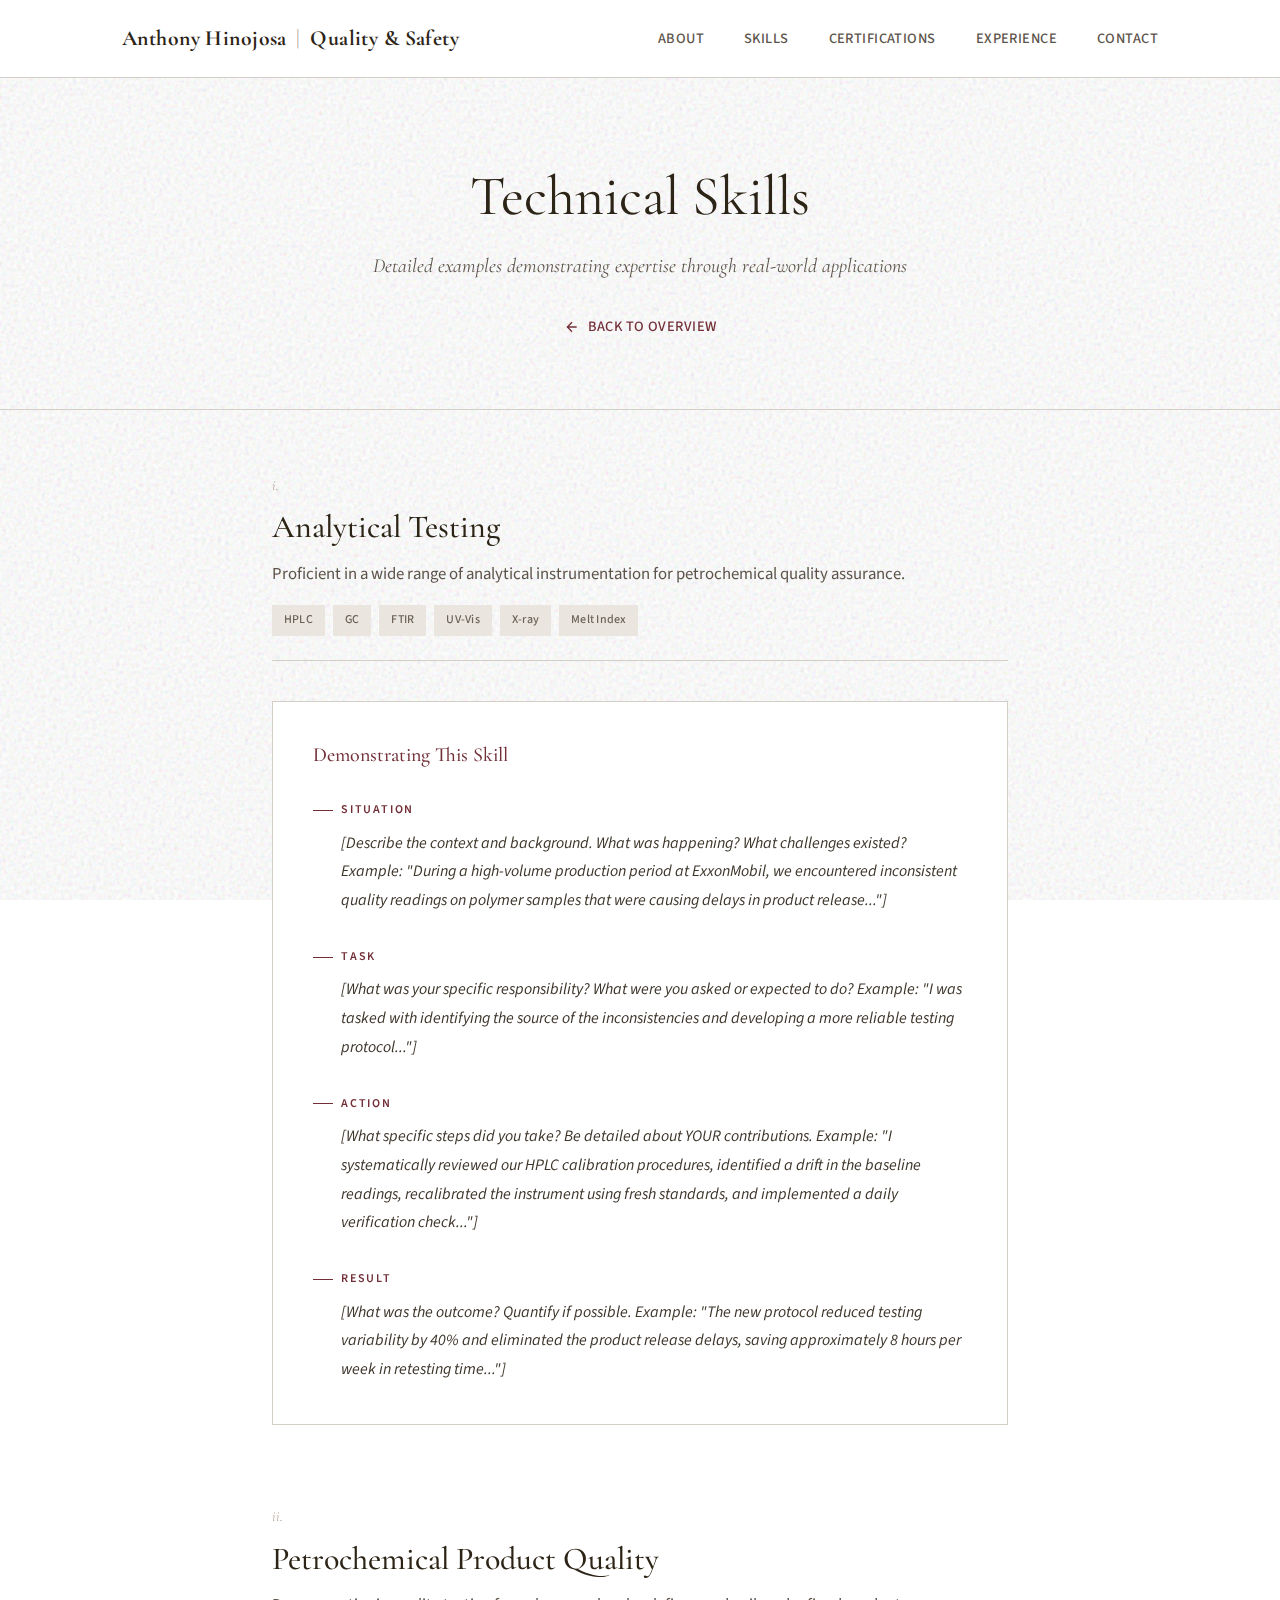
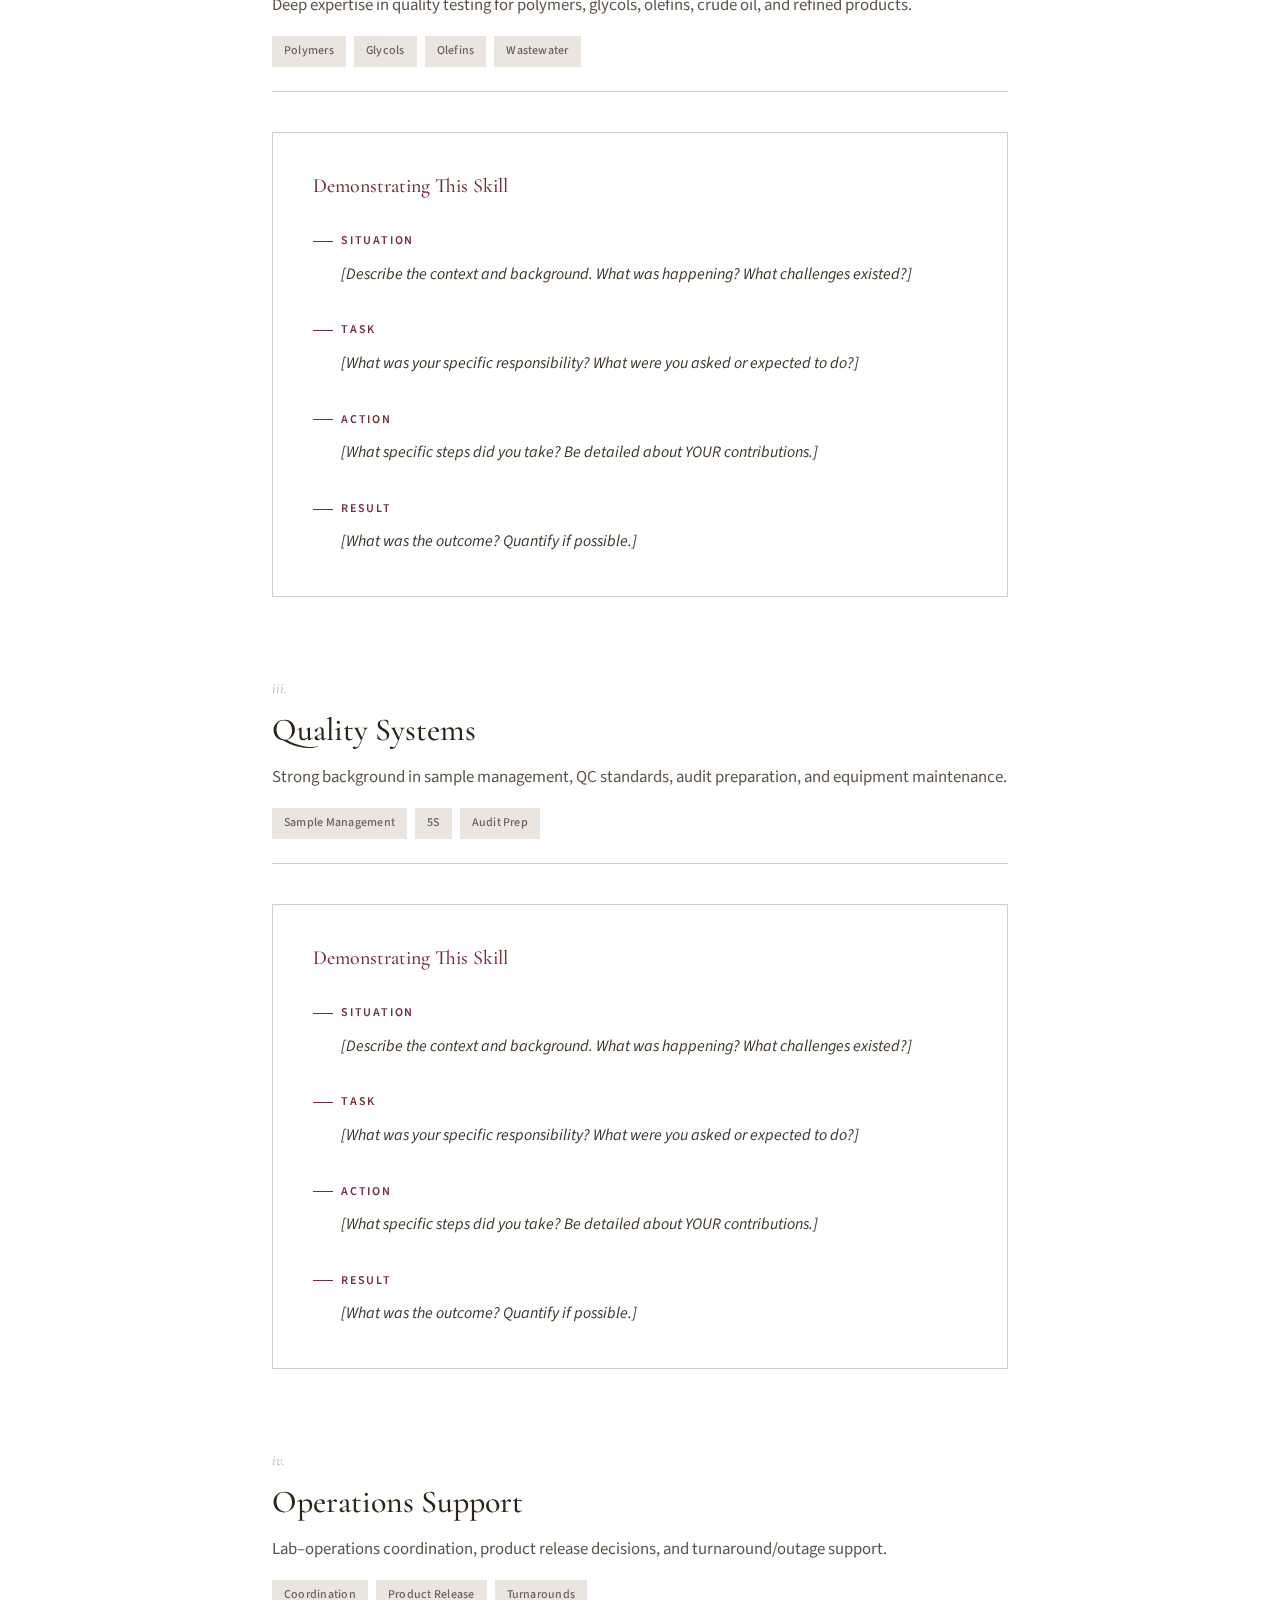
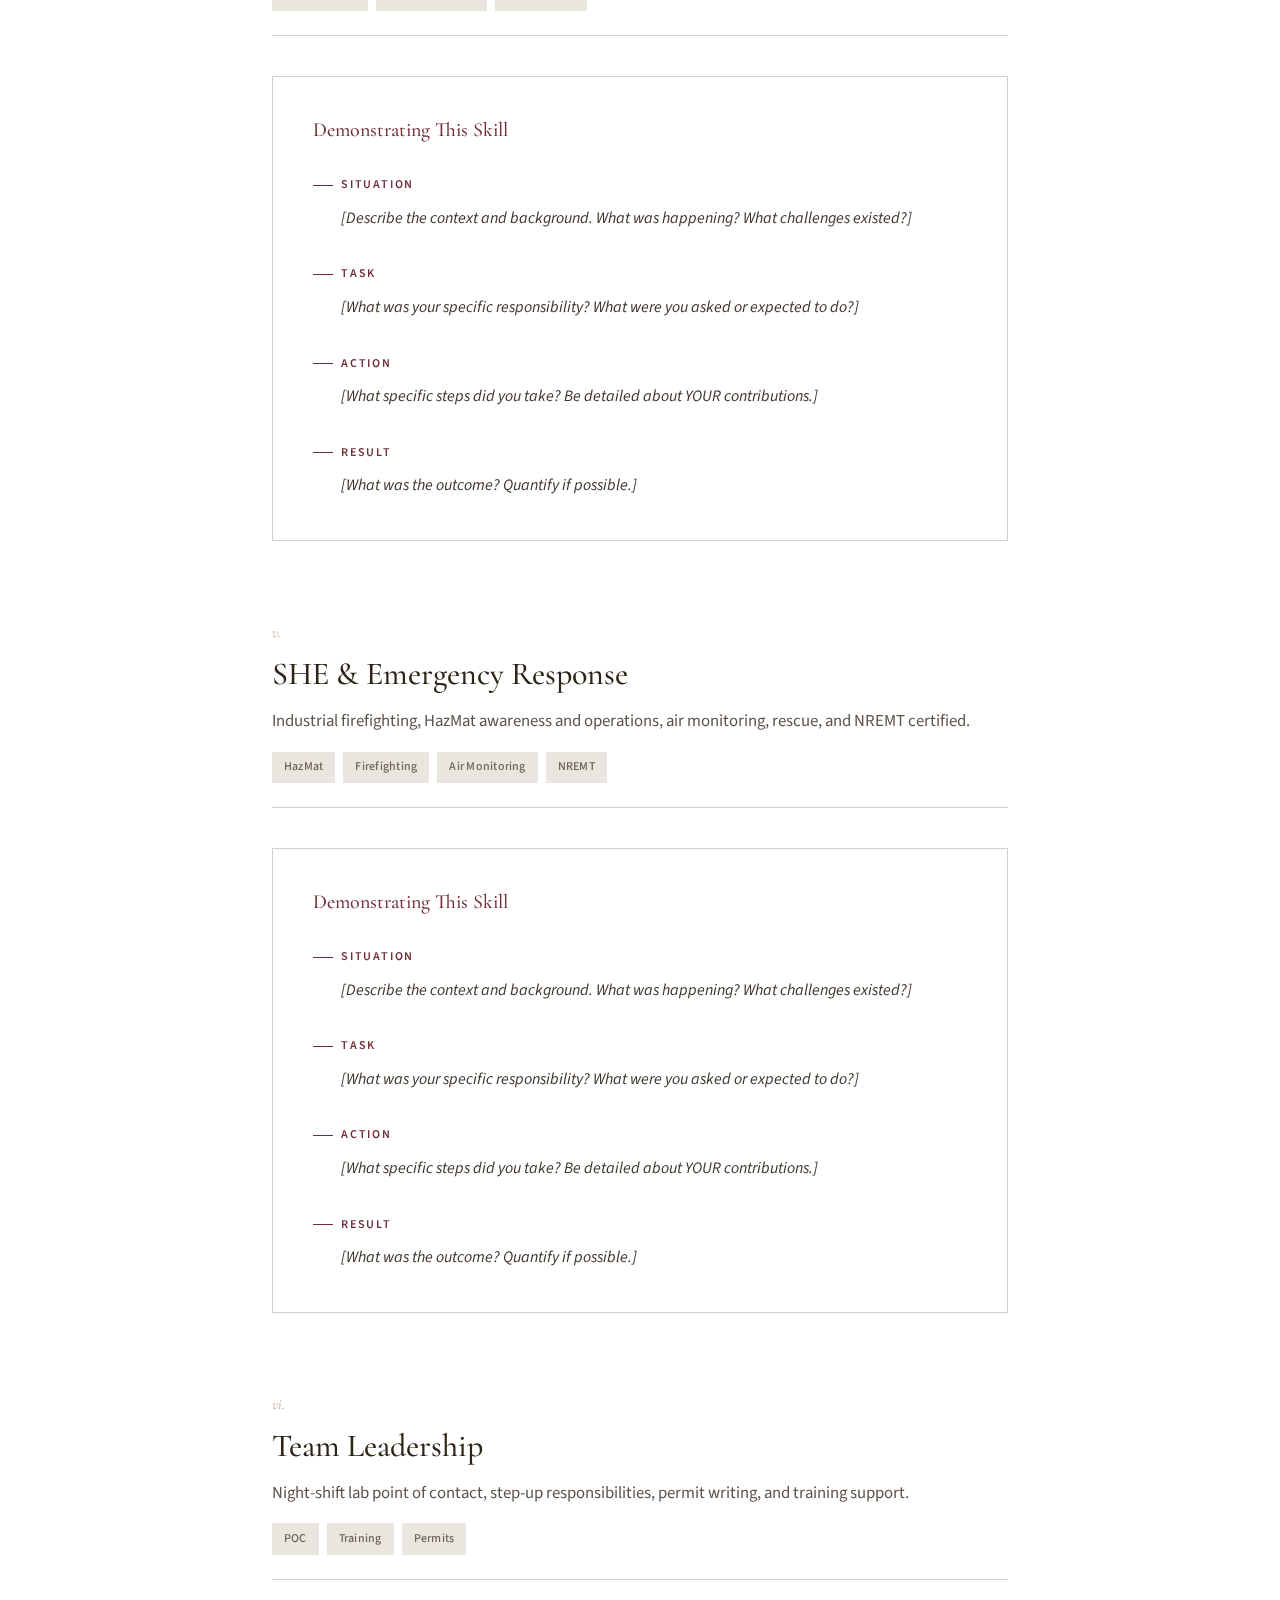
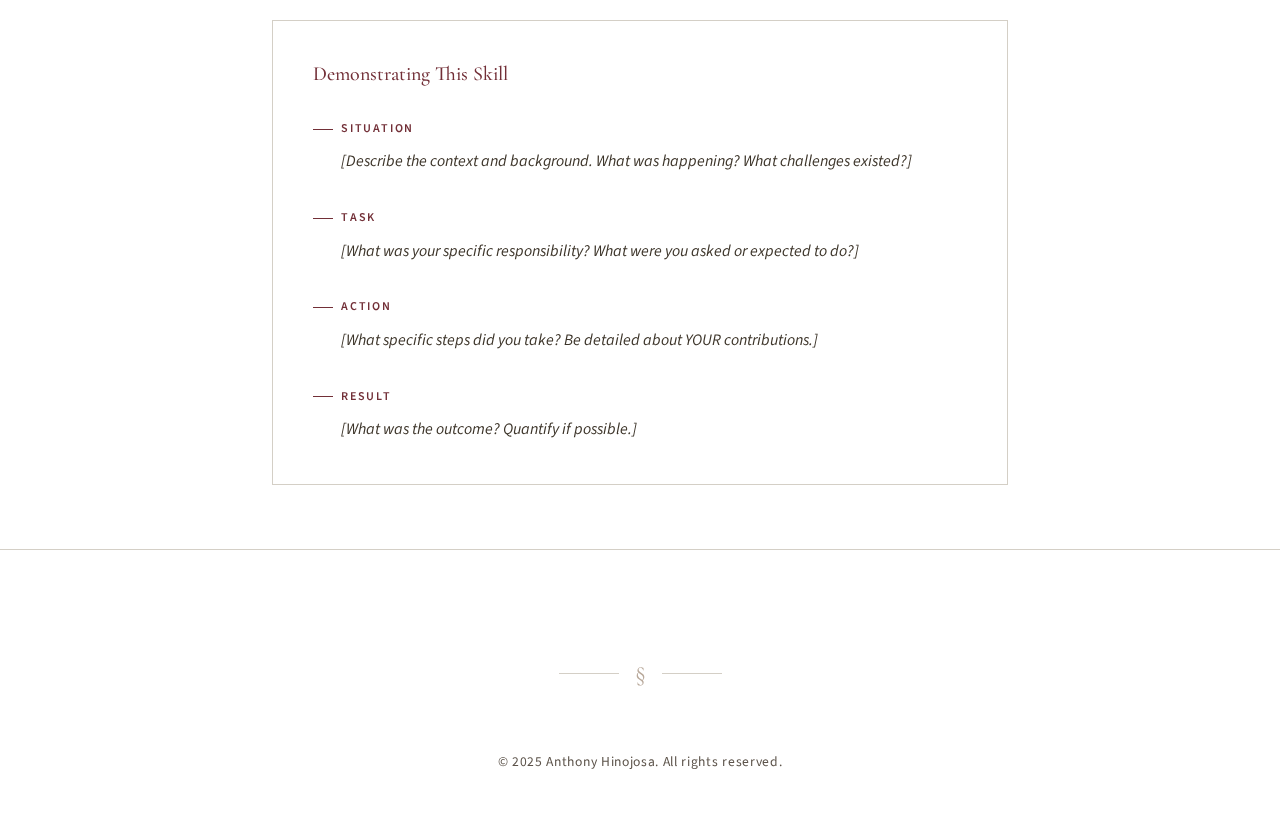
<file: skills.html>
<!DOCTYPE html>
<html lang="en">
<head>
    <meta charset="UTF-8">
    <meta name="viewport" content="width=device-width, initial-scale=1.0">
    <title>Technical Skills | Anthony Hinojosa, NREMT</title>
    <link rel="preconnect" href="https://fonts.googleapis.com">
    <link rel="preconnect" href="https://fonts.gstatic.com" crossorigin>
    <link href="https://fonts.googleapis.com/css2?family=Cormorant+Garamond:ital,wght@0,400;0,500;0,600;0,700;1,400;1,500&family=Source+Sans+3:wght@300;400;500;600&display=swap" rel="stylesheet">
    <style>
        *, *::before, *::after {
            margin: 0;
            padding: 0;
            box-sizing: border-box;
        }

        :root {
            --white: #ffffff;
            --gray-light: #F9FAFB;
            --cream: #faf8f5;
            --cream-dark: #f5f2ed;
            --parchment: #eae6df;
            --warm-gray: #d4cfc6;
            --earth-light: #b8a89a;
            --earth: #8b7355;
            --earth-dark: #6b5344;
            --burgundy: #722f37;
            --burgundy-light: #8b3a42;
            --ink: #2c2416;
            --ink-light: #4a3f2f;
            --ink-muted: #6b6156;
            --text-body: #3d352a;
            --text-secondary: #5c534a;
            --border: #d4cfc6;
            --border-dark: #b8a89a;
        }

        html {
            scroll-behavior: smooth;
        }

        body {
            font-family: 'Source Sans 3', -apple-system, BlinkMacSystemFont, sans-serif;
            background: var(--white);
            color: var(--text-body);
            line-height: 1.7;
            font-size: 17px;
            font-weight: 400;
            min-height: 100vh;
            position: relative;
        }

        body::before {
            content: '';
            position: fixed;
            top: 0;
            left: 0;
            width: 100%;
            height: 100%;
            pointer-events: none;
            z-index: 0;
            opacity: 0.25;
            background-image: url("data:image/svg+xml,%3Csvg viewBox='0 0 256 256' xmlns='http://www.w3.org/2000/svg'%3E%3Cfilter id='noise'%3E%3CfeTurbulence type='fractalNoise' baseFrequency='0.9' numOctaves='4' stitchTiles='stitch'/%3E%3C/filter%3E%3Crect width='100%25' height='100%25' filter='url(%23noise)'/%3E%3C/svg%3E");
        }

        body > * {
            position: relative;
            z-index: 1;
        }

        h1, h2, h3, h4, h5, h6 {
            font-family: 'Cormorant Garamond', Georgia, 'Times New Roman', serif;
            font-weight: 600;
            color: var(--ink);
            line-height: 1.3;
        }

        /* Navigation */
        nav {
            position: fixed;
            top: 0;
            left: 0;
            right: 0;
            z-index: 1000;
            background: var(--white);
            border-bottom: 1px solid var(--border);
        }

        .nav-container {
            max-width: 1100px;
            margin: 0 auto;
            padding: 1.25rem 2rem;
            display: flex;
            justify-content: space-between;
            align-items: center;
        }

        .nav-logo {
            font-family: 'Cormorant Garamond', Georgia, serif;
            font-weight: 700;
            font-size: 1.35rem;
            color: var(--ink);
            text-decoration: none;
            letter-spacing: 0.02em;
        }

        .nav-logo span {
            color: var(--border-dark);
            font-weight: 400;
            margin: 0 0.25rem;
        }

        .nav-links {
            display: flex;
            gap: 2.5rem;
            list-style: none;
        }

        .nav-links a {
            color: var(--text-secondary);
            text-decoration: none;
            font-size: 0.9rem;
            font-weight: 500;
            letter-spacing: 0.03em;
            text-transform: uppercase;
            transition: color 0.2s ease;
            position: relative;
        }

        .nav-links a::after {
            content: '';
            position: absolute;
            bottom: -4px;
            left: 0;
            width: 0;
            height: 1px;
            background: var(--burgundy);
            transition: width 0.2s ease;
        }

        .nav-links a:hover {
            color: var(--burgundy);
        }

        .nav-links a:hover::after {
            width: 100%;
        }

        .nav-toggle {
            display: none;
            flex-direction: column;
            gap: 5px;
            cursor: pointer;
            padding: 5px;
        }

        .nav-toggle span {
            width: 22px;
            height: 1.5px;
            background: var(--ink);
            transition: all 0.3s ease;
        }

        /* Page Header */
        .page-header {
            padding: 10rem 2rem 4rem;
            text-align: center;
            border-bottom: 1px solid var(--border);
        }

        .page-header h1 {
            font-size: clamp(2.5rem, 5vw, 3.5rem);
            font-weight: 400;
            margin-bottom: 1rem;
        }

        .page-header p {
            font-family: 'Cormorant Garamond', Georgia, serif;
            font-size: 1.25rem;
            color: var(--text-secondary);
            font-style: italic;
            max-width: 600px;
            margin: 0 auto;
        }

        .back-link {
            display: inline-flex;
            align-items: center;
            gap: 0.5rem;
            margin-top: 2rem;
            color: var(--burgundy);
            text-decoration: none;
            font-size: 0.9rem;
            font-weight: 500;
            letter-spacing: 0.03em;
            text-transform: uppercase;
            transition: color 0.2s ease;
        }

        .back-link:hover {
            color: var(--burgundy-light);
        }

        .back-link svg {
            width: 16px;
            height: 16px;
        }

        /* Skills Content */
        .skills-content {
            max-width: 800px;
            margin: 0 auto;
            padding: 4rem 2rem;
        }

        .skill-section {
            margin-bottom: 5rem;
            scroll-margin-top: 100px;
        }

        .skill-section:last-child {
            margin-bottom: 0;
        }

        .skill-header {
            margin-bottom: 2.5rem;
            padding-bottom: 1.5rem;
            border-bottom: 1px solid var(--border);
        }

        .skill-number {
            font-family: 'Cormorant Garamond', Georgia, serif;
            font-size: 0.9rem;
            color: var(--earth-light);
            font-style: italic;
            margin-bottom: 0.5rem;
        }

        .skill-header h2 {
            font-size: 2rem;
            font-weight: 500;
            margin-bottom: 0.75rem;
        }

        .skill-header p {
            color: var(--text-secondary);
            font-size: 1.05rem;
        }

        .skill-tags {
            display: flex;
            flex-wrap: wrap;
            gap: 0.5rem;
            margin-top: 1rem;
        }

        .skill-tag {
            font-size: 0.75rem;
            padding: 0.35rem 0.75rem;
            background: var(--parchment);
            color: var(--ink-muted);
            font-weight: 500;
            letter-spacing: 0.02em;
        }

        /* STAR Story */
        .star-story {
            background: var(--white);
            border: 1px solid var(--border);
            padding: 2.5rem;
        }

        .star-story h3 {
            font-size: 1.25rem;
            font-weight: 500;
            margin-bottom: 2rem;
            color: var(--burgundy);
        }

        .star-item {
            margin-bottom: 2rem;
        }

        .star-item:last-child {
            margin-bottom: 0;
        }

        .star-label {
            font-size: 0.75rem;
            font-weight: 600;
            text-transform: uppercase;
            letter-spacing: 0.15em;
            color: var(--burgundy);
            margin-bottom: 0.5rem;
            display: flex;
            align-items: center;
            gap: 0.5rem;
        }

        .star-label::before {
            content: '';
            width: 20px;
            height: 1px;
            background: var(--burgundy);
        }

        .star-item p {
            color: var(--text-body);
            font-size: 1rem;
            line-height: 1.8;
            padding-left: 1.75rem;
        }

        .placeholder {
            color: var(--text-secondary);
            font-style: italic;
        }

        /* Footer */
        footer {
            padding: 3rem 2rem;
            text-align: center;
            border-top: 1px solid var(--border);
            background: transparent;
        }

        .ornament {
            display: flex;
            align-items: center;
            justify-content: center;
            gap: 1rem;
            margin: 4rem 0;
            color: var(--border-dark);
        }

        .ornament::before,
        .ornament::after {
            content: '';
            width: 60px;
            height: 1px;
            background: var(--border);
        }

        .ornament span {
            font-family: 'Cormorant Garamond', Georgia, serif;
            font-size: 1.5rem;
            line-height: 1;
        }

        footer p {
            color: var(--text-secondary);
            font-size: 0.85rem;
            letter-spacing: 0.05em;
        }

        /* Mobile Responsive */
        @media (max-width: 768px) {
            .nav-links {
                display: none;
                position: absolute;
                top: 100%;
                left: 0;
                right: 0;
                flex-direction: column;
                background: var(--white);
                border-bottom: 1px solid var(--border);
                padding: 1.5rem 2rem;
                gap: 1.25rem;
            }

            .nav-links.active {
                display: flex;
            }

            .nav-toggle {
                display: flex;
            }

            .page-header {
                padding: 8rem 1.5rem 3rem;
            }

            .skills-content {
                padding: 3rem 1.5rem;
            }

            .star-story {
                padding: 1.75rem;
            }
        }

        @media (max-width: 480px) {
            .page-header h1 {
                font-size: 2rem;
            }

            .skill-header h2 {
                font-size: 1.5rem;
            }
        }
    </style>
</head>
<body>
    <!-- Navigation -->
    <nav>
        <div class="nav-container">
            <a href="index.html" class="nav-logo">Anthony Hinojosa <span>|</span> Quality & Safety</a>
            <ul class="nav-links" id="navLinks">
                <li><a href="index.html#about">About</a></li>
                <li><a href="index.html#skills">Skills</a></li>
                <li><a href="index.html#certifications">Certifications</a></li>
                <li><a href="index.html#experience">Experience</a></li>
                <li><a href="index.html#contact">Contact</a></li>
            </ul>
            <div class="nav-toggle" id="navToggle" onclick="toggleNav()">
                <span></span>
                <span></span>
                <span></span>
            </div>
        </div>
    </nav>

    <!-- Page Header -->
    <header class="page-header">
        <h1>Technical Skills</h1>
        <p>Detailed examples demonstrating expertise through real-world applications</p>
        <a href="index.html#skills" class="back-link">
            <svg viewBox="0 0 24 24" fill="none" stroke="currentColor" stroke-width="2"><path d="M19 12H5M12 19l-7-7 7-7"/></svg>
            Back to Overview
        </a>
    </header>

    <!-- Skills Content -->
    <main class="skills-content">

        <!-- Skill 1: Analytical Testing -->
        <section id="analytical-testing" class="skill-section">
            <div class="skill-header">
                <div class="skill-number">i.</div>
                <h2>Analytical Testing</h2>
                <p>Proficient in a wide range of analytical instrumentation for petrochemical quality assurance.</p>
                <div class="skill-tags">
                    <span class="skill-tag">HPLC</span>
                    <span class="skill-tag">GC</span>
                    <span class="skill-tag">FTIR</span>
                    <span class="skill-tag">UV-Vis</span>
                    <span class="skill-tag">X-ray</span>
                    <span class="skill-tag">Melt Index</span>
                </div>
            </div>
            <div class="star-story">
                <h3>Demonstrating This Skill</h3>
                <div class="star-item">
                    <div class="star-label">Situation</div>
                    <p class="placeholder">[Describe the context and background. What was happening? What challenges existed? Example: "During a high-volume production period at ExxonMobil, we encountered inconsistent quality readings on polymer samples that were causing delays in product release..."]</p>
                </div>
                <div class="star-item">
                    <div class="star-label">Task</div>
                    <p class="placeholder">[What was your specific responsibility? What were you asked or expected to do? Example: "I was tasked with identifying the source of the inconsistencies and developing a more reliable testing protocol..."]</p>
                </div>
                <div class="star-item">
                    <div class="star-label">Action</div>
                    <p class="placeholder">[What specific steps did you take? Be detailed about YOUR contributions. Example: "I systematically reviewed our HPLC calibration procedures, identified a drift in the baseline readings, recalibrated the instrument using fresh standards, and implemented a daily verification check..."]</p>
                </div>
                <div class="star-item">
                    <div class="star-label">Result</div>
                    <p class="placeholder">[What was the outcome? Quantify if possible. Example: "The new protocol reduced testing variability by 40% and eliminated the product release delays, saving approximately 8 hours per week in retesting time..."]</p>
                </div>
            </div>
        </section>

        <!-- Skill 2: Petrochemical Product Quality -->
        <section id="petrochemical-quality" class="skill-section">
            <div class="skill-header">
                <div class="skill-number">ii.</div>
                <h2>Petrochemical Product Quality</h2>
                <p>Deep expertise in quality testing for polymers, glycols, olefins, crude oil, and refined products.</p>
                <div class="skill-tags">
                    <span class="skill-tag">Polymers</span>
                    <span class="skill-tag">Glycols</span>
                    <span class="skill-tag">Olefins</span>
                    <span class="skill-tag">Wastewater</span>
                </div>
            </div>
            <div class="star-story">
                <h3>Demonstrating This Skill</h3>
                <div class="star-item">
                    <div class="star-label">Situation</div>
                    <p class="placeholder">[Describe the context and background. What was happening? What challenges existed?]</p>
                </div>
                <div class="star-item">
                    <div class="star-label">Task</div>
                    <p class="placeholder">[What was your specific responsibility? What were you asked or expected to do?]</p>
                </div>
                <div class="star-item">
                    <div class="star-label">Action</div>
                    <p class="placeholder">[What specific steps did you take? Be detailed about YOUR contributions.]</p>
                </div>
                <div class="star-item">
                    <div class="star-label">Result</div>
                    <p class="placeholder">[What was the outcome? Quantify if possible.]</p>
                </div>
            </div>
        </section>

        <!-- Skill 3: Quality Systems -->
        <section id="quality-systems" class="skill-section">
            <div class="skill-header">
                <div class="skill-number">iii.</div>
                <h2>Quality Systems</h2>
                <p>Strong background in sample management, QC standards, audit preparation, and equipment maintenance.</p>
                <div class="skill-tags">
                    <span class="skill-tag">Sample Management</span>
                    <span class="skill-tag">5S</span>
                    <span class="skill-tag">Audit Prep</span>
                </div>
            </div>
            <div class="star-story">
                <h3>Demonstrating This Skill</h3>
                <div class="star-item">
                    <div class="star-label">Situation</div>
                    <p class="placeholder">[Describe the context and background. What was happening? What challenges existed?]</p>
                </div>
                <div class="star-item">
                    <div class="star-label">Task</div>
                    <p class="placeholder">[What was your specific responsibility? What were you asked or expected to do?]</p>
                </div>
                <div class="star-item">
                    <div class="star-label">Action</div>
                    <p class="placeholder">[What specific steps did you take? Be detailed about YOUR contributions.]</p>
                </div>
                <div class="star-item">
                    <div class="star-label">Result</div>
                    <p class="placeholder">[What was the outcome? Quantify if possible.]</p>
                </div>
            </div>
        </section>

        <!-- Skill 4: Operations Support -->
        <section id="operations-support" class="skill-section">
            <div class="skill-header">
                <div class="skill-number">iv.</div>
                <h2>Operations Support</h2>
                <p>Lab–operations coordination, product release decisions, and turnaround/outage support.</p>
                <div class="skill-tags">
                    <span class="skill-tag">Coordination</span>
                    <span class="skill-tag">Product Release</span>
                    <span class="skill-tag">Turnarounds</span>
                </div>
            </div>
            <div class="star-story">
                <h3>Demonstrating This Skill</h3>
                <div class="star-item">
                    <div class="star-label">Situation</div>
                    <p class="placeholder">[Describe the context and background. What was happening? What challenges existed?]</p>
                </div>
                <div class="star-item">
                    <div class="star-label">Task</div>
                    <p class="placeholder">[What was your specific responsibility? What were you asked or expected to do?]</p>
                </div>
                <div class="star-item">
                    <div class="star-label">Action</div>
                    <p class="placeholder">[What specific steps did you take? Be detailed about YOUR contributions.]</p>
                </div>
                <div class="star-item">
                    <div class="star-label">Result</div>
                    <p class="placeholder">[What was the outcome? Quantify if possible.]</p>
                </div>
            </div>
        </section>

        <!-- Skill 5: SHE & Emergency Response -->
        <section id="safety-emergency" class="skill-section">
            <div class="skill-header">
                <div class="skill-number">v.</div>
                <h2>SHE & Emergency Response</h2>
                <p>Industrial firefighting, HazMat awareness and operations, air monitoring, rescue, and NREMT certified.</p>
                <div class="skill-tags">
                    <span class="skill-tag">HazMat</span>
                    <span class="skill-tag">Firefighting</span>
                    <span class="skill-tag">Air Monitoring</span>
                    <span class="skill-tag">NREMT</span>
                </div>
            </div>
            <div class="star-story">
                <h3>Demonstrating This Skill</h3>
                <div class="star-item">
                    <div class="star-label">Situation</div>
                    <p class="placeholder">[Describe the context and background. What was happening? What challenges existed?]</p>
                </div>
                <div class="star-item">
                    <div class="star-label">Task</div>
                    <p class="placeholder">[What was your specific responsibility? What were you asked or expected to do?]</p>
                </div>
                <div class="star-item">
                    <div class="star-label">Action</div>
                    <p class="placeholder">[What specific steps did you take? Be detailed about YOUR contributions.]</p>
                </div>
                <div class="star-item">
                    <div class="star-label">Result</div>
                    <p class="placeholder">[What was the outcome? Quantify if possible.]</p>
                </div>
            </div>
        </section>

        <!-- Skill 6: Team Leadership -->
        <section id="team-leadership" class="skill-section">
            <div class="skill-header">
                <div class="skill-number">vi.</div>
                <h2>Team Leadership</h2>
                <p>Night-shift lab point of contact, step-up responsibilities, permit writing, and training support.</p>
                <div class="skill-tags">
                    <span class="skill-tag">POC</span>
                    <span class="skill-tag">Training</span>
                    <span class="skill-tag">Permits</span>
                </div>
            </div>
            <div class="star-story">
                <h3>Demonstrating This Skill</h3>
                <div class="star-item">
                    <div class="star-label">Situation</div>
                    <p class="placeholder">[Describe the context and background. What was happening? What challenges existed?]</p>
                </div>
                <div class="star-item">
                    <div class="star-label">Task</div>
                    <p class="placeholder">[What was your specific responsibility? What were you asked or expected to do?]</p>
                </div>
                <div class="star-item">
                    <div class="star-label">Action</div>
                    <p class="placeholder">[What specific steps did you take? Be detailed about YOUR contributions.]</p>
                </div>
                <div class="star-item">
                    <div class="star-label">Result</div>
                    <p class="placeholder">[What was the outcome? Quantify if possible.]</p>
                </div>
            </div>
        </section>

    </main>

    <!-- Footer -->
    <footer>
        <div class="ornament"><span>&sect;</span></div>
        <p>&copy; 2025 Anthony Hinojosa. All rights reserved.</p>
    </footer>

    <script>
        // Mobile navigation toggle
        function toggleNav() {
            const navLinks = document.getElementById('navLinks');
            navLinks.classList.toggle('active');
        }

        // Close mobile nav when clicking a link
        document.querySelectorAll('.nav-links a').forEach(link => {
            link.addEventListener('click', () => {
                document.getElementById('navLinks').classList.remove('active');
            });
        });
    </script>
</body>
</html>
</file>
<file: css/global.css>
:root {
  --bg-primary: #FAFAFA;
  --bg-card: #FFFFFF;
  --text-primary: #1A1A2E;
  --text-secondary: #6B7280;
  --accent: #0D9488;
  --accent-hover: #0F766E;
  --border: #E5E7EB;
  --tag-bg: #F0FDFA;

  --font-body: "Inter", system-ui, -apple-system, Segoe UI, Roboto, sans-serif;
  --radius-sm: 0.5rem;
  --radius-md: 0.75rem;
  --radius-lg: 1rem;
  --shadow-sm: 0 2px 8px rgba(26, 26, 46, 0.06);
  --shadow-md: 0 8px 24px rgba(26, 26, 46, 0.08);

  --space-1: 0.25rem;
  --space-2: 0.5rem;
  --space-3: 0.75rem;
  --space-4: 1rem;
  --space-5: 1.5rem;
  --space-6: 2rem;
  --space-7: 3rem;
  --space-8: 4rem;

  --max-width: 1200px;
  --header-height: 4.5rem;
}

* {
  box-sizing: border-box;
}

html,
body {
  margin: 0;
  padding: 0;
}

html {
  scroll-behavior: smooth;
}

body {
  background: var(--bg-primary);
  color: var(--text-primary);
  font-family: var(--font-body);
  font-size: 16px;
  line-height: 1.6;
}

body::before {
  content: "";
  position: fixed;
  inset: 0;
  z-index: -1;
  pointer-events: none;
  background-image: radial-gradient(circle, #d1d5db 0.8px, transparent 0.8px);
  background-size: 24px 24px;
  opacity: 0.32;
}

@media (min-width: 1024px) {
  body {
    font-size: 18px;
  }
}

img {
  display: block;
  max-width: 100%;
  height: auto;
}

a {
  color: var(--accent);
  text-decoration: none;
}

a:hover {
  color: var(--accent-hover);
}

a:focus-visible,
button:focus-visible,
input:focus-visible,
textarea:focus-visible,
select:focus-visible {
  outline: 3px solid var(--accent);
  outline-offset: 2px;
}

ul,
ol {
  margin: 0;
  padding: 0;
}

p,
li {
  color: var(--text-secondary);
}

h1,
h2,
h3,
h4 {
  line-height: 1.25;
  margin: 0 0 var(--space-4);
}

h1 {
  font-size: clamp(2rem, 3.8vw, 3.4rem);
}

h2 {
  font-size: clamp(1.6rem, 3vw, 2.4rem);
}

h3 {
  font-size: clamp(1.15rem, 2vw, 1.45rem);
}

.container {
  width: min(100% - 2rem, var(--max-width));
  margin-inline: auto;
}

.section {
  padding: var(--space-7) 0;
}

.section-title {
  margin-bottom: var(--space-2);
}

.section-intro {
  margin-bottom: var(--space-6);
  max-width: 70ch;
}

.muted {
  color: var(--text-secondary);
}

.surface {
  background: var(--bg-card);
  border: 1px solid var(--border);
  border-radius: var(--radius-lg);
}

.grid {
  display: grid;
  gap: var(--space-5);
}

.grid-2 {
  grid-template-columns: 1fr;
}

.grid-3 {
  grid-template-columns: 1fr;
}

@media (min-width: 768px) {
  .grid-2 {
    grid-template-columns: repeat(2, minmax(0, 1fr));
  }

  .grid-3 {
    grid-template-columns: repeat(2, minmax(0, 1fr));
  }
}

@media (min-width: 1024px) {
  .grid-3 {
    grid-template-columns: repeat(3, minmax(0, 1fr));
  }
}

.sr-only {
  position: absolute;
  width: 1px;
  height: 1px;
  padding: 0;
  margin: -1px;
  overflow: hidden;
  clip: rect(0, 0, 0, 0);
  border: 0;
}

.skip-link {
  position: absolute;
  left: 1rem;
  top: -10rem;
  background: var(--accent);
  color: #fff;
  padding: var(--space-3) var(--space-4);
  border-radius: var(--radius-sm);
  z-index: 1000;
}

.skip-link:focus {
  top: 1rem;
}

.reveal {
  opacity: 0;
  transform: translateY(18px);
  transition: opacity 0.45s ease, transform 0.45s ease;
}

.reveal.is-visible {
  opacity: 1;
  transform: translateY(0);
}

@keyframes heroEntrance {
  from { opacity: 0; transform: translateY(24px); }
  to   { opacity: 1; transform: translateY(0); }
}

@media (prefers-reduced-motion: reduce) {
  html {
    scroll-behavior: auto;
  }

  .reveal {
    opacity: 1;
    transform: none;
    transition: none;
  }

  .hero-copy,
  .hero-image {
    animation: none !important;
    opacity: 1 !important;
  }
}
</file>
<file: css/components.css>
.site-header {
  position: sticky;
  top: 0;
  z-index: 200;
  background: rgba(250, 250, 250, 0.84);
  border-bottom: 1px solid transparent;
  backdrop-filter: blur(8px);
  transition: box-shadow 0.2s ease, border-color 0.2s ease;
}

.site-header.is-scrolled {
  border-color: var(--border);
  box-shadow: var(--shadow-sm);
}

.nav-wrap {
  min-height: var(--header-height);
  display: flex;
  align-items: center;
  justify-content: space-between;
  gap: var(--space-4);
}

.brand {
  font-weight: 700;
  color: var(--text-primary);
  letter-spacing: -0.02em;
}

.nav-links {
  display: none;
  list-style: none;
  gap: var(--space-4);
  align-items: center;
}

.nav-link {
  color: var(--text-secondary);
  font-weight: 600;
  padding-bottom: 0.2rem;
  border-bottom: 2px solid transparent;
}

.nav-link:hover,
.nav-link.is-active,
.nav-link[aria-current="page"] {
  color: var(--accent);
  border-bottom-color: var(--accent);
}

.menu-toggle {
  border: 1px solid var(--border);
  background: var(--bg-card);
  border-radius: var(--radius-sm);
  width: 2.75rem;
  height: 2.75rem;
  display: inline-flex;
  align-items: center;
  justify-content: center;
}

.menu-toggle svg {
  width: 1.4rem;
  height: 1.4rem;
}

.mobile-menu {
  position: fixed;
  inset: 0;
  background: rgba(26, 26, 46, 0.45);
  opacity: 0;
  pointer-events: none;
  transition: opacity 0.2s ease;
}

.mobile-menu.is-open {
  opacity: 1;
  pointer-events: auto;
}

.mobile-menu-panel {
  width: min(22rem, 88vw);
  height: 100%;
  background: var(--bg-card);
  margin-left: auto;
  padding: 1rem;
  display: flex;
  flex-direction: column;
  gap: var(--space-2);
  transform: translateX(102%);
  transition: transform 0.2s ease;
}

.mobile-menu.is-open .mobile-menu-panel {
  transform: translateX(0);
}

.mobile-menu a {
  display: block;
  padding: 0.85rem 0.6rem;
  border-radius: var(--radius-sm);
  color: var(--text-primary);
  font-weight: 600;
}

.mobile-menu a:hover,
.mobile-menu a.is-active {
  background: var(--tag-bg);
  color: var(--accent-hover);
}

@media (min-width: 1024px) {
  .menu-toggle,
  .mobile-menu {
    display: none;
  }

  .nav-links {
    display: flex;
  }
}

.btn {
  display: inline-flex;
  align-items: center;
  justify-content: center;
  gap: var(--space-2);
  border-radius: var(--radius-sm);
  border: 1px solid transparent;
  font-weight: 600;
  padding: 0.7rem 1rem;
}

.btn-primary {
  background: var(--accent);
  color: #fff;
}

.btn-primary:hover {
  background: var(--accent-hover);
  color: #fff;
}

.btn-secondary {
  color: var(--accent-hover);
  background: var(--tag-bg);
  border-color: var(--accent);
}

.btn-secondary:hover {
  background: #d5faf4;
}

.btn-ghost {
  color: var(--text-secondary);
  border-color: var(--border);
  background: var(--bg-card);
}

.btn-ghost:hover,
.filter-button.is-active {
  color: var(--accent-hover);
  border-color: var(--accent);
  background: var(--tag-bg);
}

.card {
  background: var(--bg-card);
  border: 1px solid var(--border);
  border-radius: var(--radius-md);
  padding: var(--space-5);
  box-shadow: var(--shadow-sm);
}

.card h3,
.card h4 {
  margin-bottom: var(--space-3);
}

.card p:last-child {
  margin-bottom: 0;
}

.card-list {
  list-style: none;
  display: grid;
  gap: var(--space-4);
}

.card-list li {
  border-top: 1px solid var(--border);
  padding-top: var(--space-3);
}

.card-list li:first-child {
  border-top: 0;
  padding-top: 0;
}

.tag-row {
  display: flex;
  flex-wrap: wrap;
  gap: var(--space-2);
  margin-bottom: var(--space-3);
}

.tag {
  display: inline-flex;
  align-items: center;
  border-radius: 999px;
  padding: 0.35rem 0.7rem;
  background: var(--tag-bg);
  color: var(--accent-hover);
  border: 1px solid #b8efe6;
  font-size: 0.85rem;
  font-weight: 600;
}

.filter-controls {
  display: flex;
  flex-wrap: wrap;
  gap: var(--space-2);
  margin-bottom: var(--space-5);
}

.filter-item[hidden] {
  display: none;
}

.footer {
  border-top: 1px solid var(--border);
  padding: var(--space-6) 0;
  margin-top: var(--space-7);
}

.footer-wrap {
  display: flex;
  flex-direction: column;
  gap: var(--space-3);
}

.footer-nav {
  display: flex;
  flex-wrap: wrap;
  gap: var(--space-4);
}

@media (min-width: 768px) {
  .footer-wrap {
    flex-direction: row;
    justify-content: space-between;
    align-items: center;
  }
}

.form-grid {
  display: grid;
  gap: var(--space-4);
}

.form-field {
  display: grid;
  gap: var(--space-2);
}

.form-field label {
  font-weight: 600;
  color: var(--text-primary);
}

.form-field input,
.form-field textarea {
  width: 100%;
  border: 1px solid var(--border);
  border-radius: var(--radius-sm);
  padding: 0.75rem 0.85rem;
  background: #fff;
  color: var(--text-primary);
}

.form-field textarea {
  resize: vertical;
  min-height: 9rem;
}

.field-error {
  color: #b91c1c;
  font-size: 0.9rem;
  min-height: 1.15rem;
}

.form-status {
  margin-top: var(--space-3);
  color: var(--text-secondary);
}

.form-status.is-success {
  color: #047857;
}

.form-status.is-error {
  color: #b91c1c;
}

.info-list {
  list-style: none;
  display: grid;
  gap: var(--space-3);
}

.info-list strong {
  display: block;
  color: var(--text-primary);
}

.timeline {
  list-style: none;
  display: grid;
  gap: var(--space-4);
}

.timeline-item {
  background: var(--bg-card);
  border: 1px solid var(--border);
  border-radius: var(--radius-md);
  padding: var(--space-5);
}

.timeline-meta {
  margin-bottom: var(--space-2);
  font-weight: 600;
  color: var(--text-secondary);
  font-size: 0.95em;
}

.download-row {
  display: flex;
  flex-wrap: wrap;
  gap: var(--space-3);
}
</file>
<file: css/pages.css>
.hero {
  padding: calc(var(--space-8) - 1rem) 0 var(--space-7);
}

.hero-grid {
  display: grid;
  gap: var(--space-5);
  align-items: center;
}

.hero-image {
  border-radius: var(--radius-lg);
  border: 1.5px solid var(--accent);
  overflow: hidden;
  background: var(--bg-card);
  max-height: 520px;
  opacity: 0;
  animation: heroEntrance 0.7s ease-out 0.3s forwards;
}

.hero-image img {
  width: 100%;
  height: 520px;
  object-fit: cover;
  object-position: center 35%;
}

.hero-kicker {
  font-weight: 600;
  color: var(--accent-hover);
  letter-spacing: 0.04em;
  text-transform: uppercase;
  font-size: 0.78em;
  margin-bottom: var(--space-2);
}

.hero-copy p {
  max-width: 66ch;
}

.hero-actions {
  display: flex;
  flex-wrap: wrap;
  gap: var(--space-3);
  margin-top: var(--space-5);
}

/* Hero entrance animation */
.hero-copy {
  opacity: 0;
  animation: heroEntrance 0.7s ease-out 0.1s forwards;
}

.stats-grid {
  display: grid;
  gap: var(--space-3);
  grid-template-columns: 1fr;
  margin-top: var(--space-6);
}

.stat {
  background: var(--bg-card);
  border: 1px solid var(--border);
  border-radius: var(--radius-md);
  padding: var(--space-4);
}

.stat strong {
  display: block;
  font-size: 1.4rem;
  color: var(--text-primary);
}

.page-header {
  padding: var(--space-7) 0 var(--space-5);
}

.page-header p {
  max-width: 72ch;
}

.split {
  display: grid;
  gap: var(--space-5);
}

.case-study .star-grid {
  display: grid;
  gap: var(--space-3);
}

.case-study .star-item {
  border-top: 1px solid var(--border);
  padding-top: var(--space-3);
}

.case-study .star-item:first-child {
  border-top: none;
  padding-top: 0;
}

.case-study .star-item h4 {
  margin-bottom: var(--space-2);
  font-size: 1rem;
}

.resume-block {
  margin-bottom: var(--space-6);
}

.resume-block:last-child {
  margin-bottom: 0;
}

.resume-list {
  list-style: disc;
  padding-left: 1.15rem;
  display: grid;
  gap: var(--space-2);
}

.blog-post {
  background: var(--bg-card);
  border: 1px solid var(--border);
  border-radius: var(--radius-lg);
  padding: var(--space-6);
}

.blog-post h2 {
  margin-top: var(--space-5);
  margin-bottom: var(--space-3);
}

.blog-post p,
.blog-post li {
  max-width: 72ch;
}

.blog-post ul {
  list-style: disc;
  padding-left: 1.2rem;
  margin-bottom: var(--space-4);
}

@media (min-width: 768px) {
  .hero-grid {
    grid-template-columns: 1.3fr 0.9fr;
  }

  .stats-grid {
    grid-template-columns: repeat(3, minmax(0, 1fr));
  }

  .split {
    grid-template-columns: 1fr 1fr;
  }
}

@media (min-width: 1024px) {
  .split.split-70 {
    grid-template-columns: 1.5fr 1fr;
  }
}
</file>
